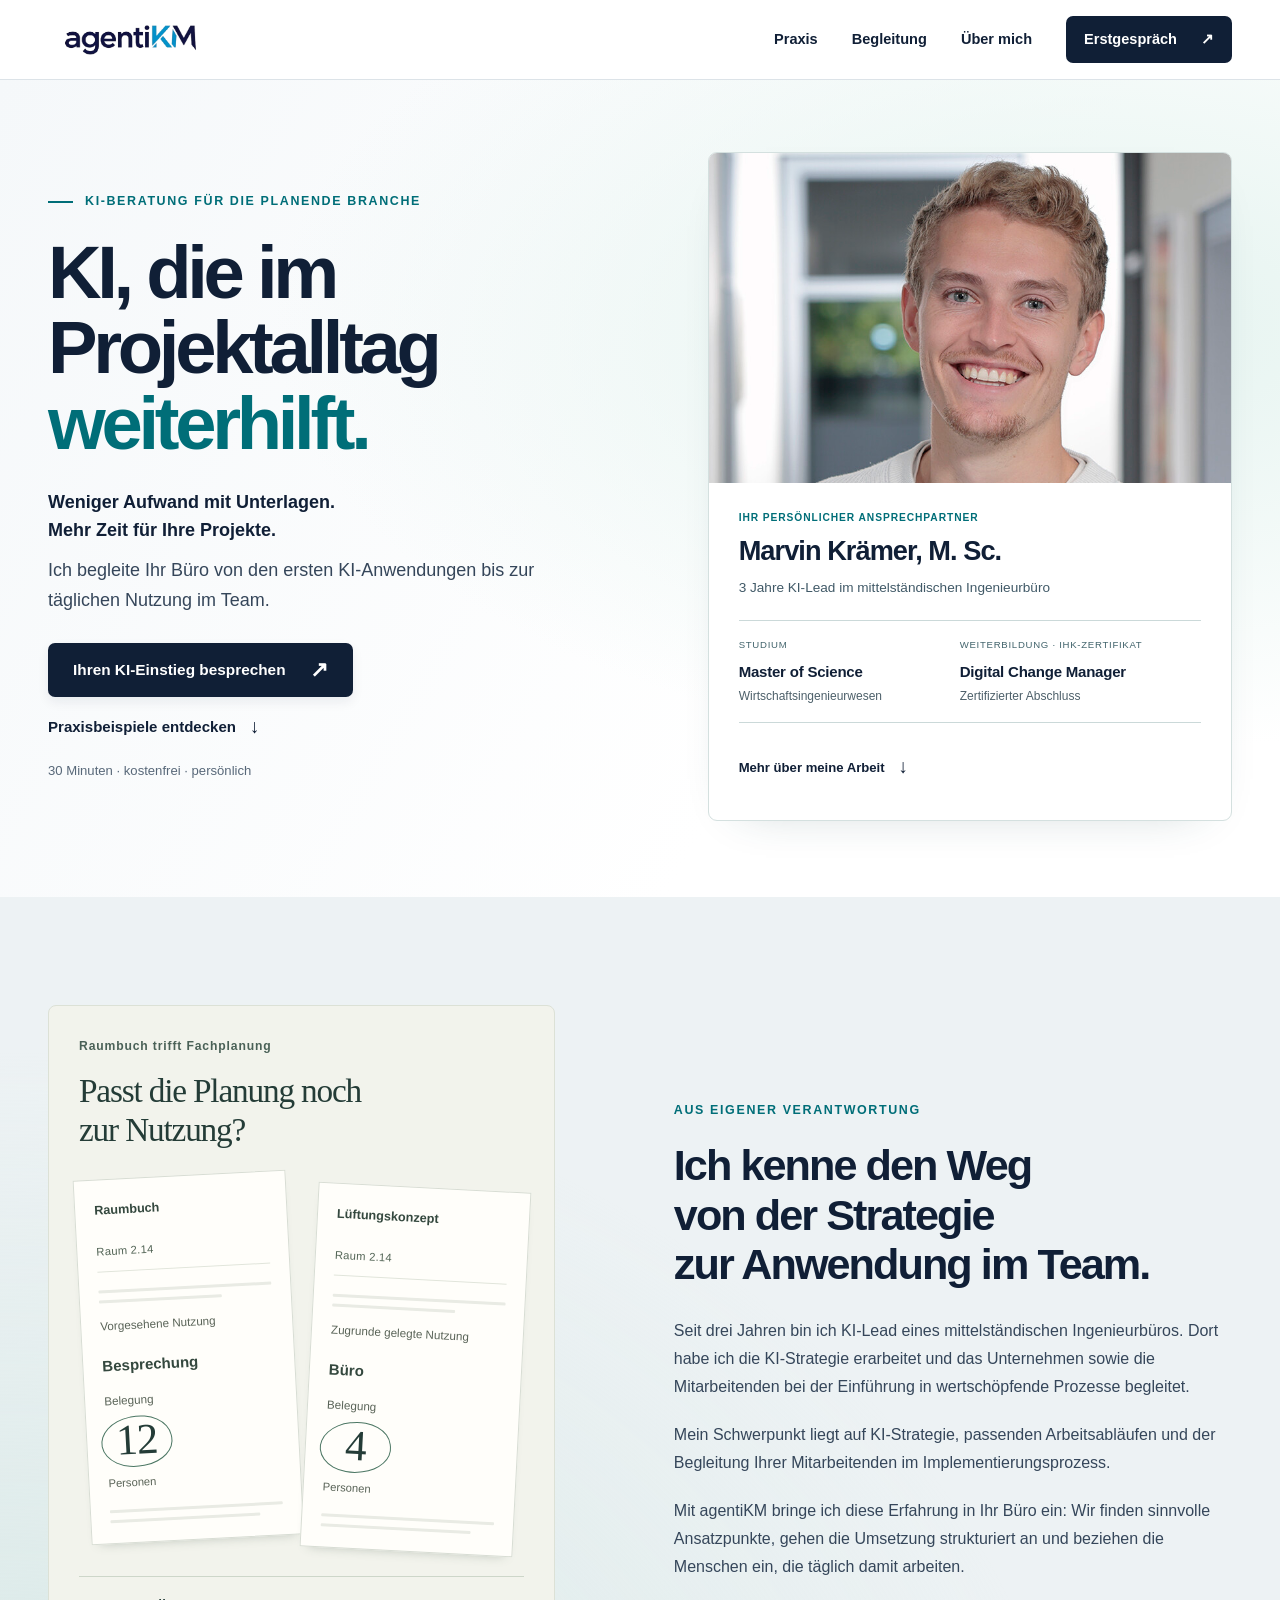
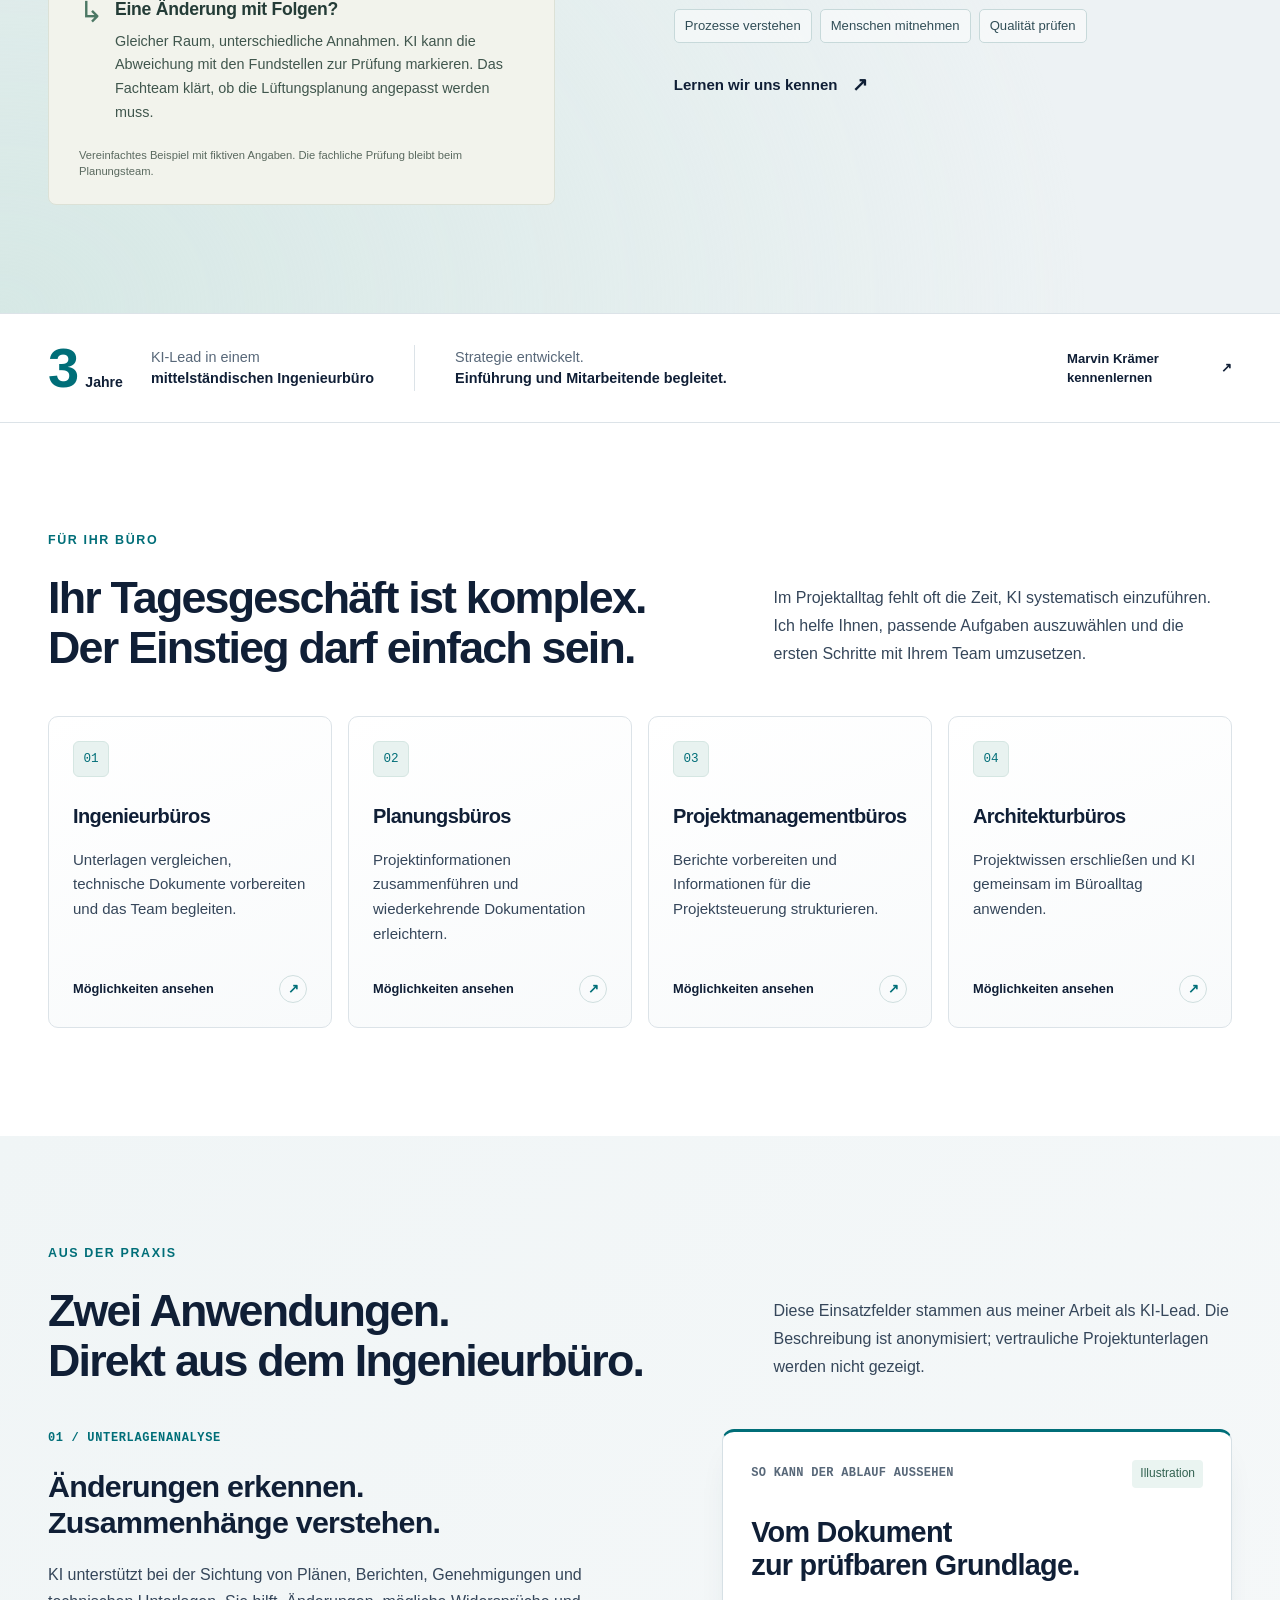
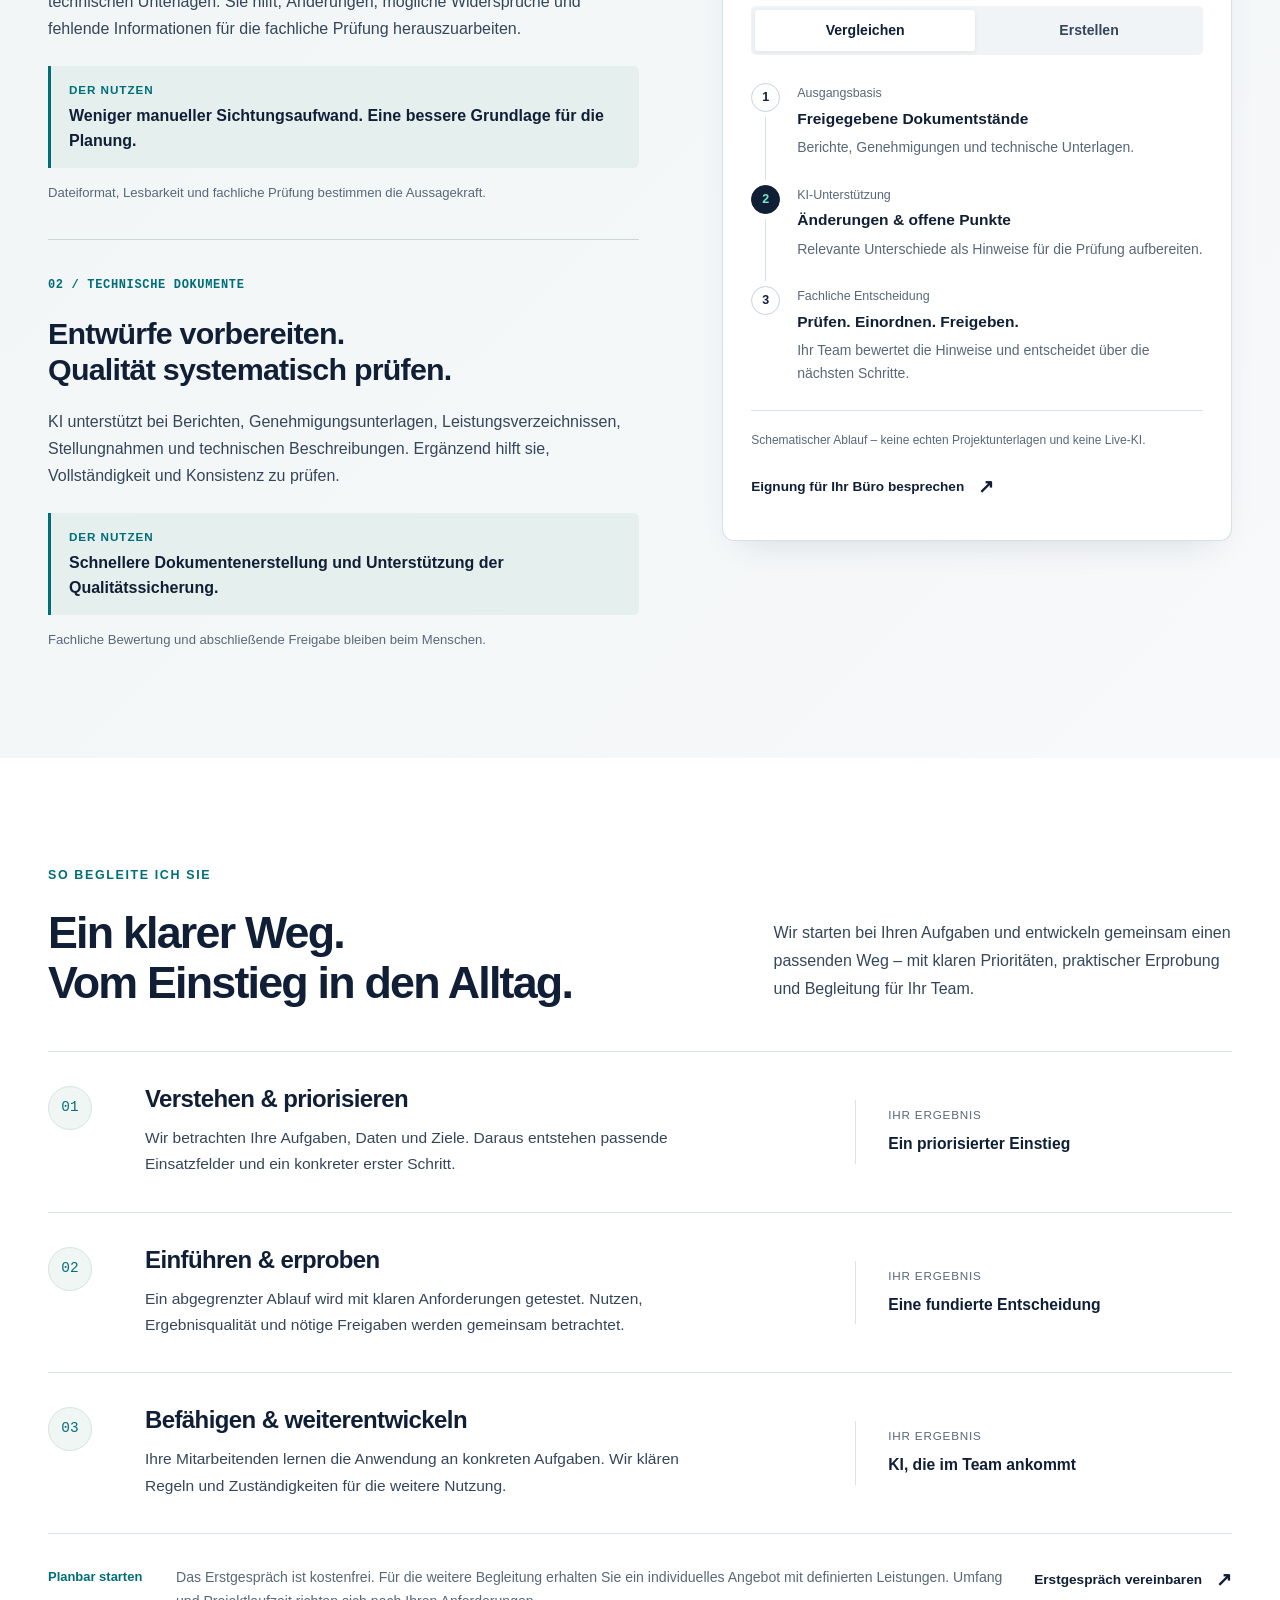
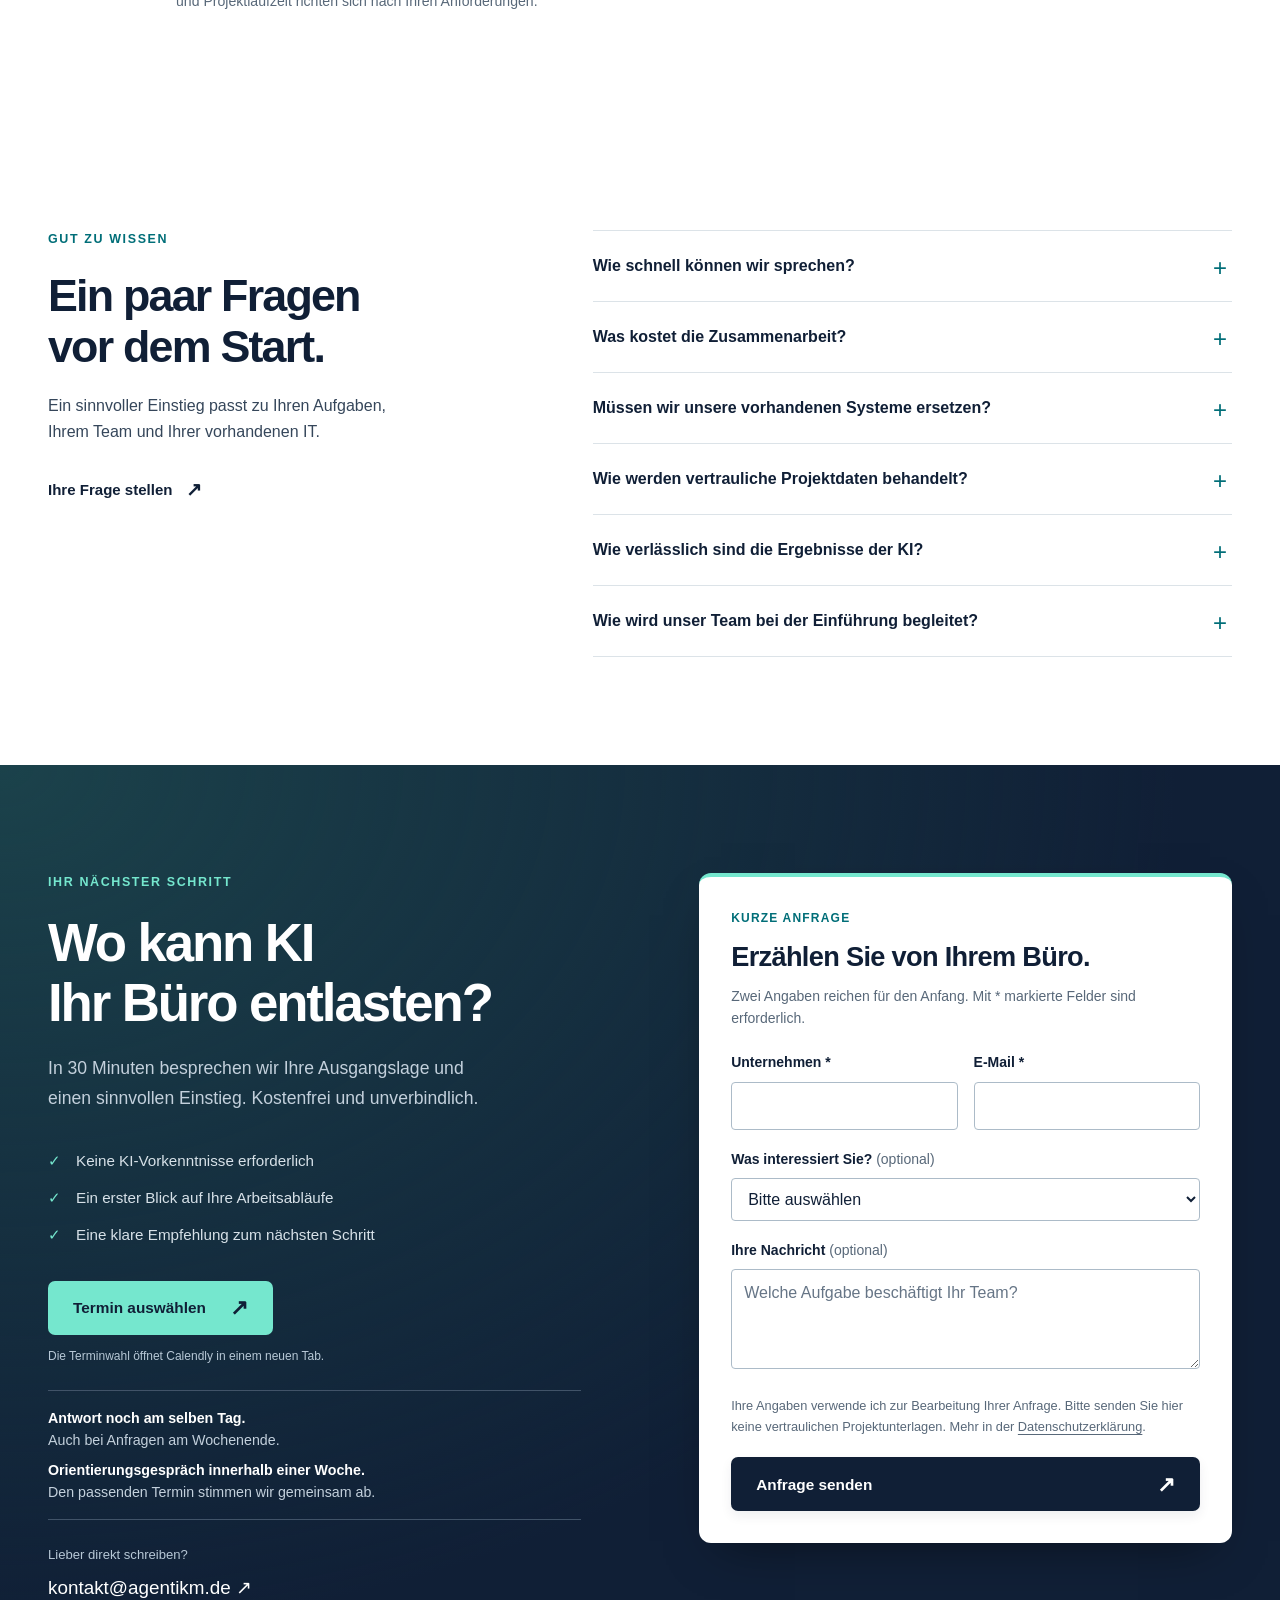
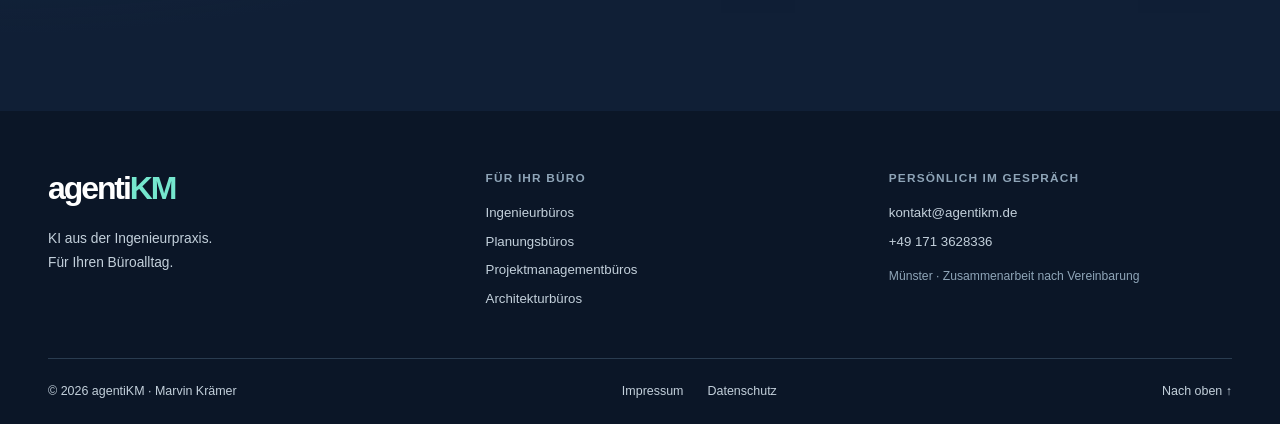
<file: Website/index.html>
<!doctype html>
<html lang="de"><head><meta charset="utf-8"><meta name="viewport" content="width=device-width, initial-scale=1">
<title>KI-Beratung für Ingenieur- &amp; Planungsbüros | agentiKM</title><meta name="description" content="KI im Büroalltag einführen: persönliche Begleitung für Planungs-, Ingenieur-, Projektmanagement- und Architekturbüros. Mit Erfahrung aus drei Jahren als KI-Lead.">
<meta name="theme-color" content="#101f36"><link rel="canonical" href="https://agentikm.de/">
<meta property="og:type" content="website"><meta property="og:locale" content="de_DE"><meta property="og:site_name" content="agentiKM"><meta property="og:title" content="KI-Beratung für Ingenieur- &amp; Planungsbüros | agentiKM"><meta property="og:description" content="KI im Büroalltag einführen: persönliche Begleitung für Planungs-, Ingenieur-, Projektmanagement- und Architekturbüros. Mit Erfahrung aus drei Jahren als KI-Lead."><meta property="og:url" content="https://agentikm.de/">
<meta name="twitter:card" content="summary">
<link rel="icon" href="./assets/favicon.svg" type="image/svg+xml"><link rel="stylesheet" href="./styles.css"><script src="./script.js" defer></script></head><body>
<a class="skip-link" href="#main">Zum Inhalt springen</a><header class="site-header"><div class="container nav-wrap">
<a class="brand" href="./index.html" aria-label="agentiKM – Startseite"><img src="./assets/images/logo-agentikm.png" alt="agentiKM" width="165" height="44"></a>
<button class="menu-toggle" aria-expanded="false" aria-controls="main-nav"><span>Menü</span><span class="menu-bars" aria-hidden="true"></span></button>
<nav id="main-nav" class="main-nav" aria-label="Hauptnavigation"><a href="#praxis">Praxis</a><a href="#begleitung">Begleitung</a><a href="#ueber-mich">Über mich</a><a class="nav-contact" href="#kontakt">Erstgespräch <span aria-hidden="true">↗</span></a></nav>
</div></header><main id="main"><section class="hero"><div class="container hero-grid"><div class="hero-copy"><p class="eyebrow">KI-Beratung für die planende Branche</p><h1>KI, die im <br>Projektalltag <br><span>weiterhilft.</span></h1><p class="hero-lead"><strong>Weniger Aufwand mit Unterlagen. <br>Mehr Zeit für Ihre Projekte.</strong> Ich begleite Ihr Büro von den ersten KI-Anwendungen bis zur täglichen Nutzung im Team.</p><div class="hero-actions"><a class="button button-dark" href="#kontakt">Ihren KI-Einstieg besprechen <span aria-hidden="true">↗</span></a><a class="text-link" href="#praxis">Praxisbeispiele entdecken <span aria-hidden="true">↓</span></a></div><p class="hero-note">30 Minuten · kostenfrei · persönlich</p></div>
<aside class="hero-person" aria-labelledby="hero-person-name"><img class="hero-person-photo" src="./assets/images/marvin-kraemer.jpg" alt="Marvin Krämer, Ihr persönlicher Ansprechpartner bei agentiKM" width="800" height="800" fetchpriority="high"><div class="hero-person-copy"><p class="eyebrow">Ihr persönlicher Ansprechpartner</p><h2 id="hero-person-name">Marvin Krämer, M. Sc.</h2><p class="hero-person-experience">3 Jahre KI-Lead im mittelständischen Ingenieurbüro</p><div class="founder-qualifications" aria-label="Studium und Weiterbildung"><div class="qualification"><p class="qualification-label">Studium</p><h4>Master of Science</h4><p>Wirtschaftsingenieurwesen</p></div><div class="qualification"><p class="qualification-label">Weiterbildung · IHK-Zertifikat</p><h4>Digital Change Manager</h4><p>Zertifizierter Abschluss</p></div></div><a class="text-link" href="#ueber-mich">Mehr über meine Arbeit <span aria-hidden="true">↓</span></a></div></aside></div></section>
<section class="section founder" id="ueber-mich"><div class="container founder-grid"><figure class="project-example" aria-labelledby="example-title">
  <div class="example-heading"><p class="example-kicker">Raumbuch trifft Fachplanung</p><h2 id="example-title">Passt die Planung noch<br>zur Nutzung?</h2></div>
  <div class="example-documents">
    <div class="example-document"><p class="document-name">Raumbuch</p><p class="document-room">Raum 2.14</p><div class="document-lines" aria-hidden="true"><span></span><span></span></div><p class="document-field">Vorgesehene Nutzung</p><p class="document-use">Besprechung</p><p class="document-field">Belegung</p><p class="document-value"><span>12</span><small>Personen</small></p><div class="document-lines document-lines-bottom" aria-hidden="true"><span></span><span></span></div></div>
    <div class="example-document"><p class="document-name">Lüftungskonzept</p><p class="document-room">Raum 2.14</p><div class="document-lines" aria-hidden="true"><span></span><span></span></div><p class="document-field">Zugrunde gelegte Nutzung</p><p class="document-use">Büro</p><p class="document-field">Belegung</p><p class="document-value"><span>4</span><small>Personen</small></p><div class="document-lines document-lines-bottom" aria-hidden="true"><span></span><span></span></div></div>
  </div>
  <div class="example-review"><span class="review-mark" aria-hidden="true">↳</span><div><h3>Eine Änderung mit Folgen?</h3><p>Gleicher Raum, unterschiedliche Annahmen. KI kann die Abweichung mit den Fundstellen zur Prüfung markieren. Das Fachteam klärt, ob die Lüftungsplanung angepasst werden muss.</p></div></div>
  <figcaption>Vereinfachtes Beispiel mit fiktiven Angaben. Die fachliche Prüfung bleibt beim Planungsteam.</figcaption>
</figure><div class="founder-story"><p class="eyebrow">Aus eigener Verantwortung</p><h3>Ich kenne den Weg <br>von der Strategie <br>zur Anwendung im Team.</h3><p>Seit drei Jahren bin ich KI-Lead eines mittelständischen Ingenieurbüros. Dort habe ich die KI-Strategie erarbeitet und das Unternehmen sowie die Mitarbeitenden bei der Einführung in wertschöpfende Prozesse begleitet.</p><p>Mein Schwerpunkt liegt auf KI-Strategie, passenden Arbeitsabläufen und der Begleitung Ihrer Mitarbeitenden im Implementierungsprozess.</p><p>Mit agentiKM bringe ich diese Erfahrung in Ihr Büro ein: Wir finden sinnvolle Ansatzpunkte, gehen die Umsetzung strukturiert an und beziehen die Menschen ein, die täglich damit arbeiten.</p><div class="founder-principles"><span>Prozesse verstehen</span><span>Menschen mitnehmen</span><span>Qualität prüfen</span></div><a class="text-link" href="#kontakt">Lernen wir uns kennen <span aria-hidden="true">↗</span></a></div></div></section>
<section class="experience-bar" aria-label="Erfahrung"><div class="container experience-inner"><div class="experience-number">3<span>Jahre</span></div><p>KI-Lead in einem <br><strong>mittelständischen Ingenieurbüro</strong></p><div class="experience-divider"></div><p>Strategie entwickelt. <br><strong>Einführung und Mitarbeitende begleitet.</strong></p><a href="#ueber-mich">Marvin Krämer kennenlernen <span aria-hidden="true">↗</span></a></div></section>
<section class="section audience" id="fuer-ihr-buero"><div class="container"><div class="section-heading"><div><p class="eyebrow">Für Ihr Büro</p><h2>Ihr Tagesgeschäft ist komplex. <br>Der Einstieg darf einfach sein.</h2></div><p>Im Projektalltag fehlt oft die Zeit, KI systematisch einzuführen. Ich helfe Ihnen, passende Aufgaben auszuwählen und die ersten Schritte mit Ihrem Team umzusetzen.</p></div><div class="sector-grid"><a class="sector-card" href="./ki-ingenieurbuero.html"><span class="sector-no">01</span><h3>Ingenieurbüros</h3><p>Unterlagen vergleichen, technische Dokumente vorbereiten und das Team begleiten.</p><span class="sector-link">Möglichkeiten ansehen <span aria-hidden="true">↗</span></span></a><a class="sector-card" href="./ki-planungsbuero.html"><span class="sector-no">02</span><h3>Planungsbüros</h3><p>Projektinformationen zusammenführen und wiederkehrende Dokumentation erleichtern.</p><span class="sector-link">Möglichkeiten ansehen <span aria-hidden="true">↗</span></span></a><a class="sector-card" href="./ki-projektmanagement.html"><span class="sector-no">03</span><h3>Projektmanagement&shy;büros</h3><p>Berichte vorbereiten und Informationen für die Projektsteuerung strukturieren.</p><span class="sector-link">Möglichkeiten ansehen <span aria-hidden="true">↗</span></span></a><a class="sector-card" href="./ki-architekturbuero.html"><span class="sector-no">04</span><h3>Architekturbüros</h3><p>Projektwissen erschließen und KI gemeinsam im Büroalltag anwenden.</p><span class="sector-link">Möglichkeiten ansehen <span aria-hidden="true">↗</span></span></a></div></div></section>
<section class="section practice" id="praxis"><div class="container"><div class="section-heading"><div><p class="eyebrow">Aus der Praxis</p><h2>Zwei Anwendungen. <br>Direkt aus dem Ingenieurbüro.</h2></div><p>Diese Einsatzfelder stammen aus meiner Arbeit als KI-Lead. Die Beschreibung ist anonymisiert; vertrauliche Projektunterlagen werden nicht gezeigt.</p></div>
<div class="case-layout"><div class="case-list"><article class="case-card" id="unterlagenanalyse"><span class="case-number">01 / UNTERLAGENANALYSE</span><h3>Änderungen erkennen. <br>Zusammenhänge verstehen.</h3><p>KI unterstützt bei der Sichtung von Plänen, Berichten, Genehmigungen und technischen Unterlagen. Sie hilft, Änderungen, mögliche Widersprüche und fehlende Informationen für die fachliche Prüfung herauszuarbeiten.</p><div class="case-outcome"><span>Der Nutzen</span><strong>Weniger manueller Sichtungsaufwand. Eine bessere Grundlage für die Planung.</strong></div><p class="case-limit">Dateiformat, Lesbarkeit und fachliche Prüfung bestimmen die Aussagekraft.</p></article>
<article class="case-card" id="dokumentenerstellung"><span class="case-number">02 / TECHNISCHE DOKUMENTE</span><h3>Entwürfe vorbereiten. <br>Qualität systematisch prüfen.</h3><p>KI unterstützt bei Berichten, Genehmigungsunterlagen, Leistungsverzeichnissen, Stellungnahmen und technischen Beschreibungen. Ergänzend hilft sie, Vollständigkeit und Konsistenz zu prüfen.</p><div class="case-outcome"><span>Der Nutzen</span><strong>Schnellere Dokumentenerstellung und Unterstützung der Qualitätssicherung.</strong></div><p class="case-limit">Fachliche Bewertung und abschließende Freigabe bleiben beim Menschen.</p></article></div>
<aside class="workflow-demo" aria-labelledby="workflow-title"><div class="demo-heading"><span class="diagram-label">So kann der Ablauf aussehen</span><span class="demo-badge">Illustration</span></div><h3 id="workflow-title">Vom Dokument <br>zur prüfbaren Grundlage.</h3><div class="demo-switch" hidden><button type="button" class="active" aria-pressed="true" data-demo="compare">Vergleichen</button><button type="button" aria-pressed="false" data-demo="create">Erstellen</button></div><div class="workflow-stages"><div class="workflow-stage"><span class="stage-marker">1</span><div><span class="stage-label">Ausgangsbasis</span><strong data-demo-input>Freigegebene Dokumentstände</strong><p data-demo-input-text>Berichte, Genehmigungen und technische Unterlagen.</p></div></div><div class="workflow-stage"><span class="stage-marker accent">2</span><div><span class="stage-label">KI-Unterstützung</span><strong data-demo-process>Änderungen & offene Punkte</strong><p data-demo-process-text>Relevante Unterschiede als Hinweise für die Prüfung aufbereiten.</p></div></div><div class="workflow-stage"><span class="stage-marker">3</span><div><span class="stage-label">Fachliche Entscheidung</span><strong data-demo-output>Prüfen. Einordnen. Freigeben.</strong><p data-demo-output-text>Ihr Team bewertet die Hinweise und entscheidet über die nächsten Schritte.</p></div></div></div><div class="demo-note">Schematischer Ablauf – keine echten Projektunterlagen und keine Live-KI.</div><a class="text-link" href="#kontakt">Eignung für Ihr Büro besprechen <span aria-hidden="true">↗</span></a></aside></div></div></section>
<section class="section approach" id="begleitung"><div class="container"><div class="section-heading"><div><p class="eyebrow">So begleite ich Sie</p><h2>Ein klarer Weg. <br>Vom Einstieg in den Alltag.</h2></div><p>Wir starten bei Ihren Aufgaben und entwickeln gemeinsam einen passenden Weg – mit klaren Prioritäten, praktischer Erprobung und Begleitung für Ihr Team.</p></div><ol class="approach-list"><li><span class="approach-no">01</span><div><h3>Verstehen & priorisieren</h3><p>Wir betrachten Ihre Aufgaben, Daten und Ziele. Daraus entstehen passende Einsatzfelder und ein konkreter erster Schritt.</p></div><div class="deliverable"><span>Ihr Ergebnis</span><strong>Ein priorisierter Einstieg</strong></div></li><li><span class="approach-no">02</span><div><h3>Einführen & erproben</h3><p>Ein abgegrenzter Ablauf wird mit klaren Anforderungen getestet. Nutzen, Ergebnisqualität und nötige Freigaben werden gemeinsam betrachtet.</p></div><div class="deliverable"><span>Ihr Ergebnis</span><strong>Eine fundierte Entscheidung</strong></div></li><li><span class="approach-no">03</span><div><h3>Befähigen & weiterentwickeln</h3><p>Ihre Mitarbeitenden lernen die Anwendung an konkreten Aufgaben. Wir klären Regeln und Zuständigkeiten für die weitere Nutzung.</p></div><div class="deliverable"><span>Ihr Ergebnis</span><strong>KI, die im Team ankommt</strong></div></li></ol><div class="scope-note"><span>Planbar starten</span><p>Das Erstgespräch ist kostenfrei. Für die weitere Begleitung erhalten Sie ein individuelles Angebot mit definierten Leistungen. Umfang und Projektlaufzeit richten sich nach Ihren Anforderungen.</p><a class="text-link" href="#kontakt">Erstgespräch vereinbaren <span aria-hidden="true">↗</span></a></div></div></section>

<section class="section questions" id="fragen"><div class="container faq-grid"><div><p class="eyebrow">Gut zu wissen</p><h2>Ein paar Fragen <br>vor dem Start.</h2><p>Ein sinnvoller Einstieg passt zu Ihren Aufgaben, Ihrem Team und Ihrer vorhandenen IT.</p><a class="text-link" href="mailto:kontakt@agentikm.de">Ihre Frage stellen <span aria-hidden="true">↗</span></a></div><div class="faq-list"><details><summary>Wie schnell können wir sprechen?</summary><p>Sie erhalten noch am Tag Ihrer Anfrage eine Rückmeldung, auch am Wochenende. Ein erstes Orientierungsgespräch ist spätestens innerhalb einer Woche nach Ihrer Anfrage möglich. Die Laufzeit eines anschließenden Projekts vereinbaren wir passend zum Umfang.</p></details><details><summary>Was kostet die Zusammenarbeit?</summary><p>Das 30-minütige Erstgespräch ist kostenfrei und unverbindlich. Anschließend erhalten Sie bei passendem Bedarf ein individuelles Angebot. Darin werden Leistungen, Mitwirkung und gegebenenfalls zusätzliche Lizenz- oder Betriebskosten abgegrenzt.</p></details><details><summary>Müssen wir unsere vorhandenen Systeme ersetzen?</summary><p>Wir prüfen zunächst, welche Daten und Systeme bereits vorhanden sind. Ob zusätzliche Werkzeuge oder Schnittstellen nötig sind, hängt vom ausgewählten Ablauf ab und wird vor der Umsetzung geklärt.</p></details><details><summary>Wie werden vertrauliche Projektdaten behandelt?</summary><p>Vor dem Einsatz klären wir, welche Daten genutzt werden dürfen, wer Zugriff erhält und welche Dienste geeignet sind. Dazu stimmen wir uns bei Bedarf mit Ihrer IT und Ihren Datenschutzverantwortlichen ab. Für das Erstgespräch sind keine vertraulichen Unterlagen erforderlich.</p></details><details><summary>Wie verlässlich sind die Ergebnisse der KI?</summary><p>KI kann Informationen übersehen oder falsch einordnen. Deshalb gehören fachliche Prüfung, Quellenbezug und klare Freigaben zum Ablauf. Die Eignung wird an der konkreten Aufgabe geprüft; eine fehlerfreie automatische Bearbeitung wird nicht versprochen.</p></details><details><summary>Wie wird unser Team bei der Einführung begleitet?</summary><p>Die Einführung wird mit den beteiligten Mitarbeitenden geplant. Praktische Anwendung an Ihren Aufgaben, verständliche Regeln und geklärte Zuständigkeiten helfen dabei, KI im Arbeitsalltag zu nutzen. Den konkreten Umfang vereinbaren wir im Angebot.</p></details></div></div></section>
<section class="contact section" id="kontakt"><div class="container contact-grid"><div class="contact-copy"><p class="eyebrow">Ihr nächster Schritt</p><h2>Wo kann KI <br>Ihr Büro entlasten?</h2><p class="lead">In 30 Minuten besprechen wir Ihre Ausgangslage und einen sinnvollen Einstieg. Kostenfrei und unverbindlich.</p><ul class="check-list"><li>Keine KI-Vorkenntnisse erforderlich</li><li>Ein erster Blick auf Ihre Arbeitsabläufe</li><li>Eine klare Empfehlung zum nächsten Schritt</li></ul><a class="button button-light" href="https://calendly.com/kontakt-agentikm/30min" target="_blank" rel="noopener noreferrer" data-track="booking-link">Termin auswählen <span aria-hidden="true">↗</span><span class="sr-only"> (Calendly, öffnet in neuem Tab)</span></a><p class="external-note">Die Terminwahl öffnet Calendly in einem neuen Tab.</p><div class="response-promise"><p><strong>Antwort noch am selben Tag.</strong> <br>Auch bei Anfragen am Wochenende.</p><p><strong>Orientierungsgespräch innerhalb einer Woche.</strong> <br>Den passenden Termin stimmen wir gemeinsam ab.</p></div><div class="contact-direct"><span>Lieber direkt schreiben?</span><a href="mailto:kontakt@agentikm.de">kontakt@agentikm.de <span aria-hidden="true">↗</span></a></div></div>
<form class="contact-form" name="kontaktanfrage" method="POST" action="./danke.html" data-netlify="true" netlify-honeypot="bot-field" id="contact-form"><input type="hidden" name="form-name" value="kontaktanfrage"><input type="hidden" name="source" value="Website"><input type="hidden" name="campaign" value=""><div class="honeypot" aria-hidden="true"><label>Dieses Feld bitte leer lassen<input name="bot-field" tabindex="-1" autocomplete="off"></label></div><p class="form-kicker">Kurze Anfrage</p><h3>Erzählen Sie von Ihrem Büro.</h3><p class="form-intro">Zwei Angaben reichen für den Anfang. Mit * markierte Felder sind erforderlich.</p><div class="field-grid"><div class="field"><label for="company">Unternehmen *</label><input id="company" name="company" autocomplete="organization" required maxlength="160"></div><div class="field"><label for="email">E-Mail *</label><input id="email" name="email" type="email" autocomplete="email" required maxlength="254"></div></div><div class="field"><label for="topic">Was interessiert Sie? <span>(optional)</span></label><select id="topic" name="topic"><option value="">Bitte auswählen</option><option>Erster KI-Einstieg</option><option>Unterlagenanalyse und Dokumentenvergleich</option><option>Technische Dokumente erstellen und prüfen</option><option>Strategie und Mitarbeiterbegleitung</option><option>Ein anderer Anwendungsfall</option></select></div><div class="field"><label for="message">Ihre Nachricht <span>(optional)</span></label><textarea id="message" name="message" rows="3" maxlength="5000" placeholder="Welche Aufgabe beschäftigt Ihr Team?"></textarea></div><p class="privacy-note">Ihre Angaben verwende ich zur Bearbeitung Ihrer Anfrage. Bitte senden Sie hier keine vertraulichen Projektunterlagen. Mehr in der <a href="./datenschutz.html">Datenschutzerklärung</a>.</p><button class="button button-dark form-submit" type="submit"><span>Anfrage senden</span><span aria-hidden="true">↗</span></button><p class="form-status" role="status" tabindex="-1" hidden></p></form></div></section></main><footer class="site-footer"><div class="container"><div class="footer-top"><div><a class="wordmark" href="./index.html">agenti<span>KM</span></a><p>KI aus der Ingenieurpraxis. <br>Für Ihren Büroalltag.</p></div><div class="footer-links"><p class="footer-label">Für Ihr Büro</p><a href="./ki-ingenieurbuero.html">Ingenieurbüros</a><a href="./ki-planungsbuero.html">Planungsbüros</a><a href="./ki-projektmanagement.html">Projektmanagementbüros</a><a href="./ki-architekturbuero.html">Architekturbüros</a></div><div class="footer-links"><p class="footer-label">Persönlich im Gespräch</p><a href="mailto:kontakt@agentikm.de">kontakt@agentikm.de</a><a href="tel:+491713628336">+49 171 3628336</a><span>Münster · Zusammenarbeit nach Vereinbarung</span></div></div><div class="footer-bottom"><span>© <span data-year>2026</span> agentiKM · Marvin Krämer</span><div><a href="./impressum.html">Impressum</a><a href="./datenschutz.html">Datenschutz</a></div><a href="#main">Nach oben ↑</a></div></div></footer><script type="application/ld+json">{"@context": "https://schema.org", "@type": "ProfessionalService", "name": "agentiKM", "url": "https://agentikm.de", "description": "KI-Beratung und Einführung für mittelständische Planungs-, Ingenieur-, Projektmanagement- und Architekturbüros.", "email": "kontakt@agentikm.de", "founder": {"@type": "Person", "name": "Marvin Krämer"}}</script></body></html>
</file>
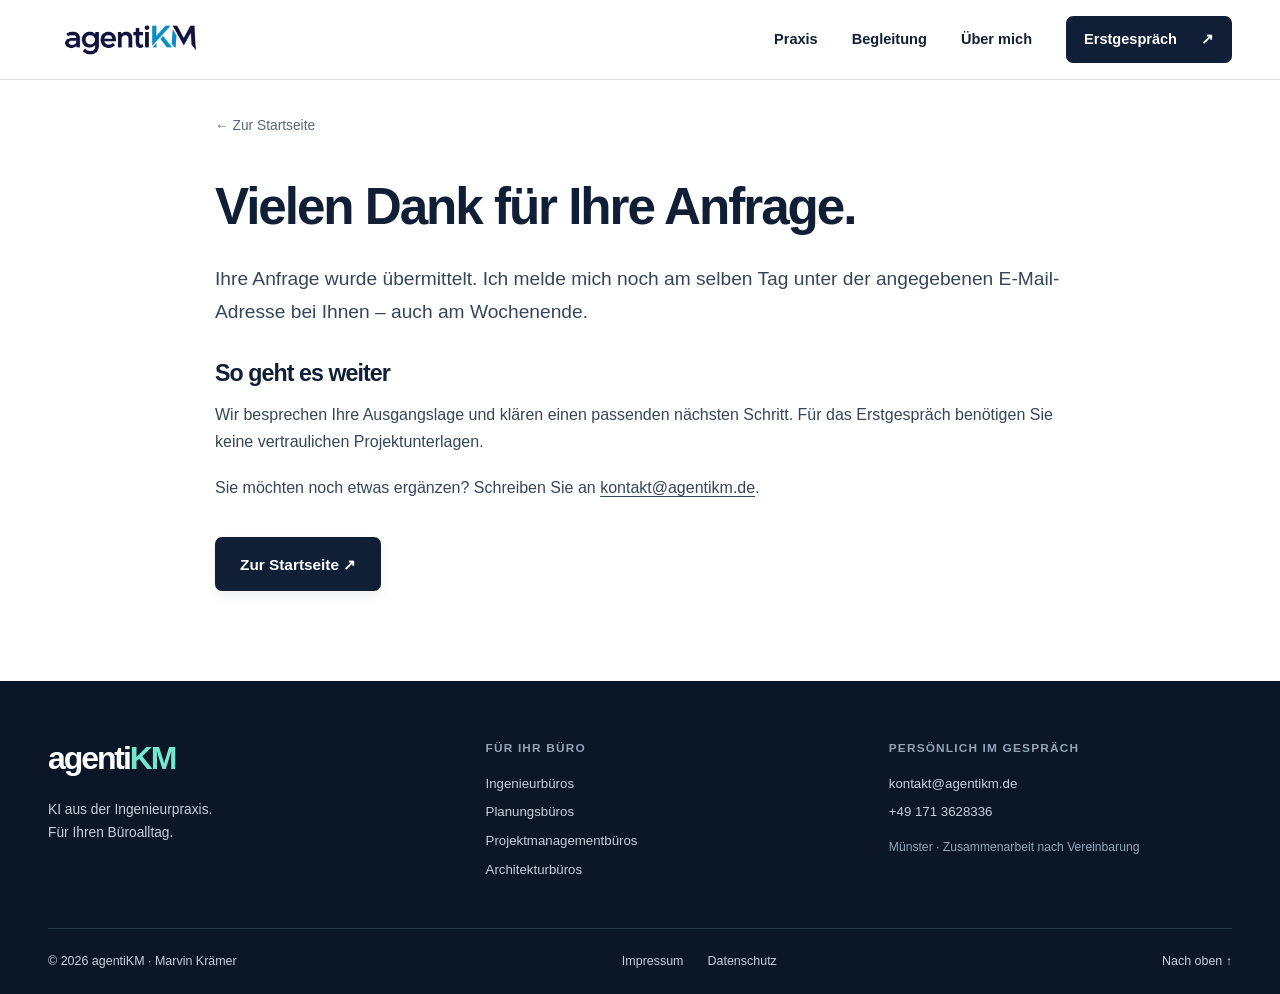
<file: Website/danke.html>
<!doctype html>
<html lang="de"><head><meta charset="utf-8"><meta name="viewport" content="width=device-width, initial-scale=1">
<title>Vielen Dank für Ihre Anfrage. | agentiKM</title><meta name="description" content="Vielen Dank für Ihre Anfrage. von agentiKM – Marvin Krämer.">
<meta name="theme-color" content="#101f36"><link rel="canonical" href="https://agentikm.de/danke.html">
<meta property="og:type" content="website"><meta property="og:locale" content="de_DE"><meta property="og:site_name" content="agentiKM"><meta property="og:title" content="Vielen Dank für Ihre Anfrage. | agentiKM"><meta property="og:description" content="Vielen Dank für Ihre Anfrage. von agentiKM – Marvin Krämer."><meta property="og:url" content="https://agentikm.de/danke.html">
<meta name="twitter:card" content="summary"><meta name="robots" content="noindex, follow">
<link rel="icon" href="./assets/favicon.svg" type="image/svg+xml"><link rel="stylesheet" href="./styles.css"><script src="./script.js" defer></script></head><body>
<a class="skip-link" href="#main">Zum Inhalt springen</a><header class="site-header"><div class="container nav-wrap">
<a class="brand" href="./index.html" aria-label="agentiKM – Startseite"><img src="./assets/images/logo-agentikm.png" alt="agentiKM" width="165" height="44"></a>
<button class="menu-toggle" aria-expanded="false" aria-controls="main-nav"><span>Menü</span><span class="menu-bars" aria-hidden="true"></span></button>
<nav id="main-nav" class="main-nav" aria-label="Hauptnavigation"><a href="./index.html#praxis">Praxis</a><a href="./index.html#begleitung">Begleitung</a><a href="./index.html#ueber-mich">Über mich</a><a class="nav-contact" href="./index.html#kontakt">Erstgespräch <span aria-hidden="true">↗</span></a></nav>
</div></header><main id="main" class="legal-main"><div class="container legal-container"><a class="breadcrumb" href="./index.html">← Zur Startseite</a><h1>Vielen Dank für Ihre Anfrage.</h1><article class="legal-content"><p class="lead">Ihre Anfrage wurde übermittelt. Ich melde mich noch am selben Tag unter der angegebenen E-Mail-Adresse bei Ihnen – auch am Wochenende.</p><h2>So geht es weiter</h2><p>Wir besprechen Ihre Ausgangslage und klären einen passenden nächsten Schritt. Für das Erstgespräch benötigen Sie keine vertraulichen Projektunterlagen.</p><p>Sie möchten noch etwas ergänzen? Schreiben Sie an <a href="mailto:kontakt@agentikm.de">kontakt@agentikm.de</a>.</p><a class="button button-dark" href="./index.html">Zur Startseite ↗</a></article></div></main><footer class="site-footer"><div class="container"><div class="footer-top"><div><a class="wordmark" href="./index.html">agenti<span>KM</span></a><p>KI aus der Ingenieurpraxis. <br>Für Ihren Büroalltag.</p></div><div class="footer-links"><p class="footer-label">Für Ihr Büro</p><a href="./ki-ingenieurbuero.html">Ingenieurbüros</a><a href="./ki-planungsbuero.html">Planungsbüros</a><a href="./ki-projektmanagement.html">Projektmanagementbüros</a><a href="./ki-architekturbuero.html">Architekturbüros</a></div><div class="footer-links"><p class="footer-label">Persönlich im Gespräch</p><a href="mailto:kontakt@agentikm.de">kontakt@agentikm.de</a><a href="tel:+491713628336">+49 171 3628336</a><span>Münster · Zusammenarbeit nach Vereinbarung</span></div></div><div class="footer-bottom"><span>© <span data-year>2026</span> agentiKM · Marvin Krämer</span><div><a href="./impressum.html">Impressum</a><a href="./datenschutz.html">Datenschutz</a></div><a href="#main">Nach oben ↑</a></div></div></footer></body></html>
</file>
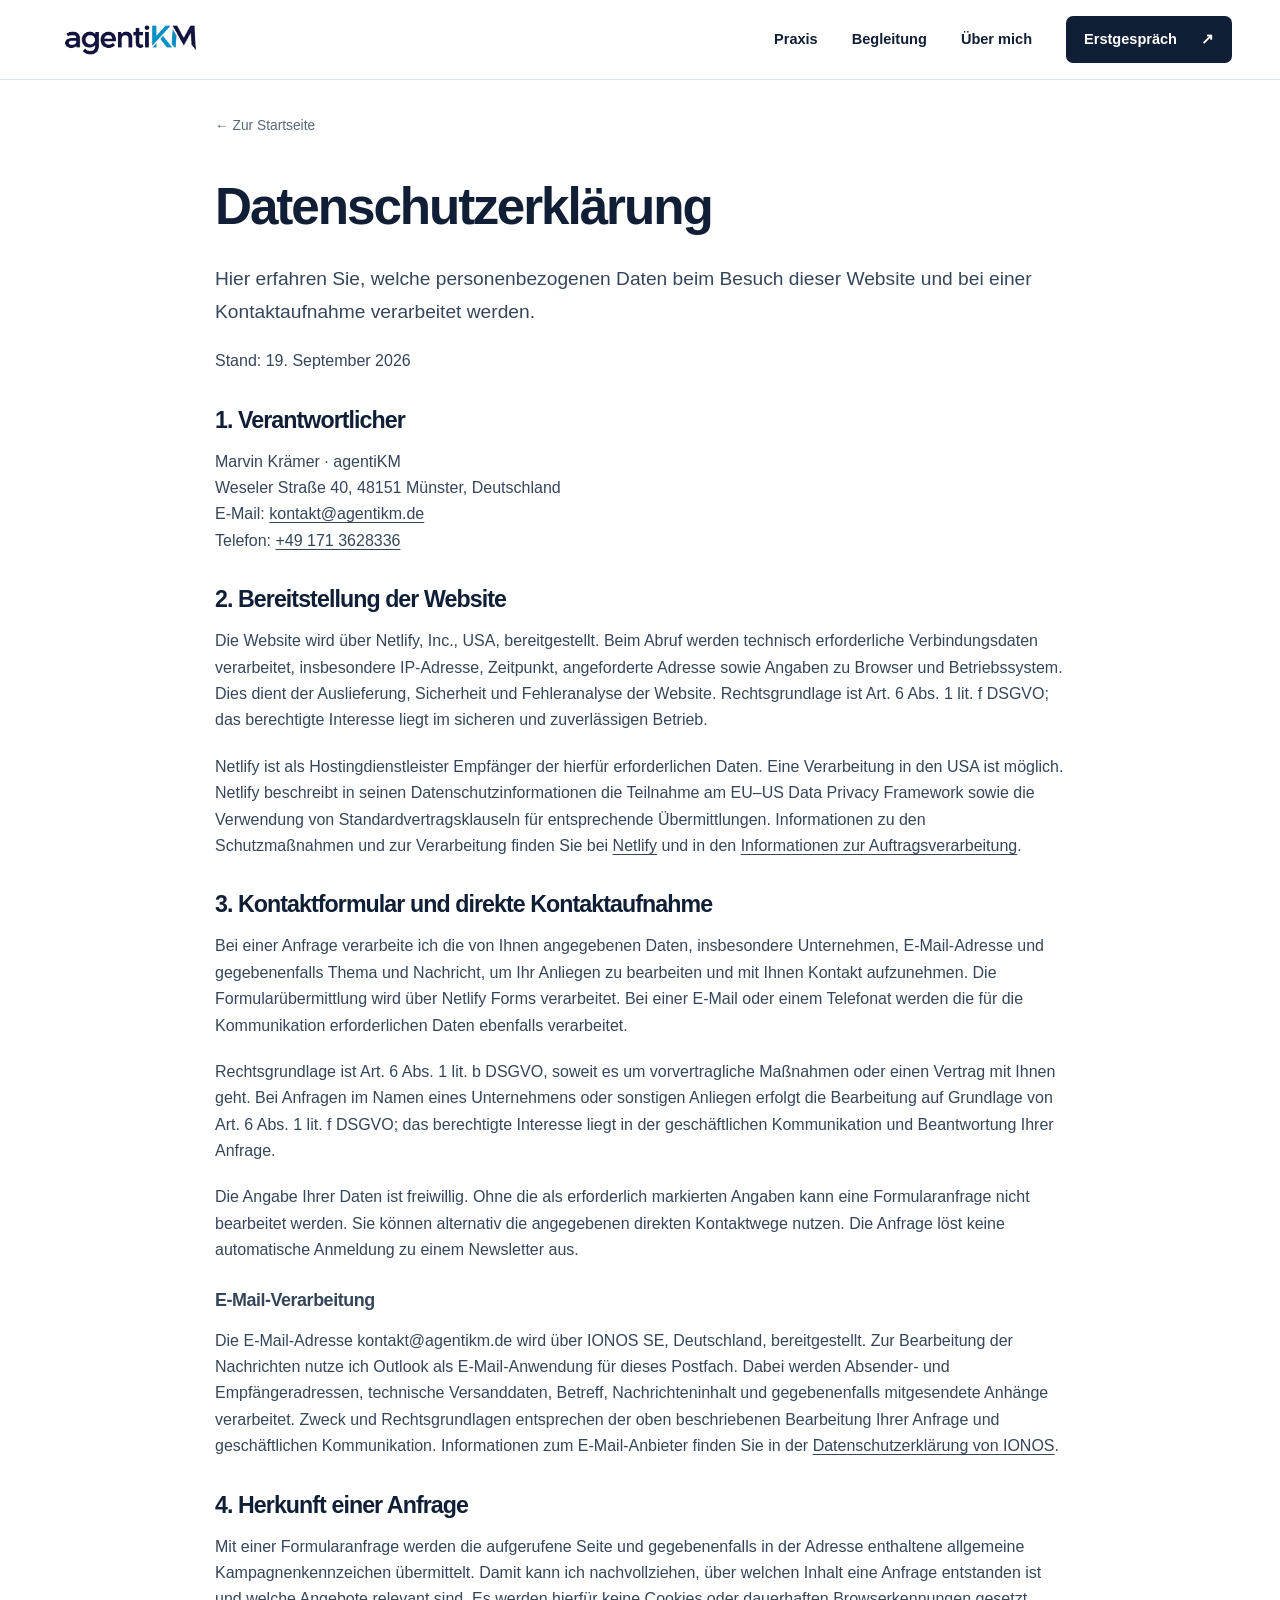
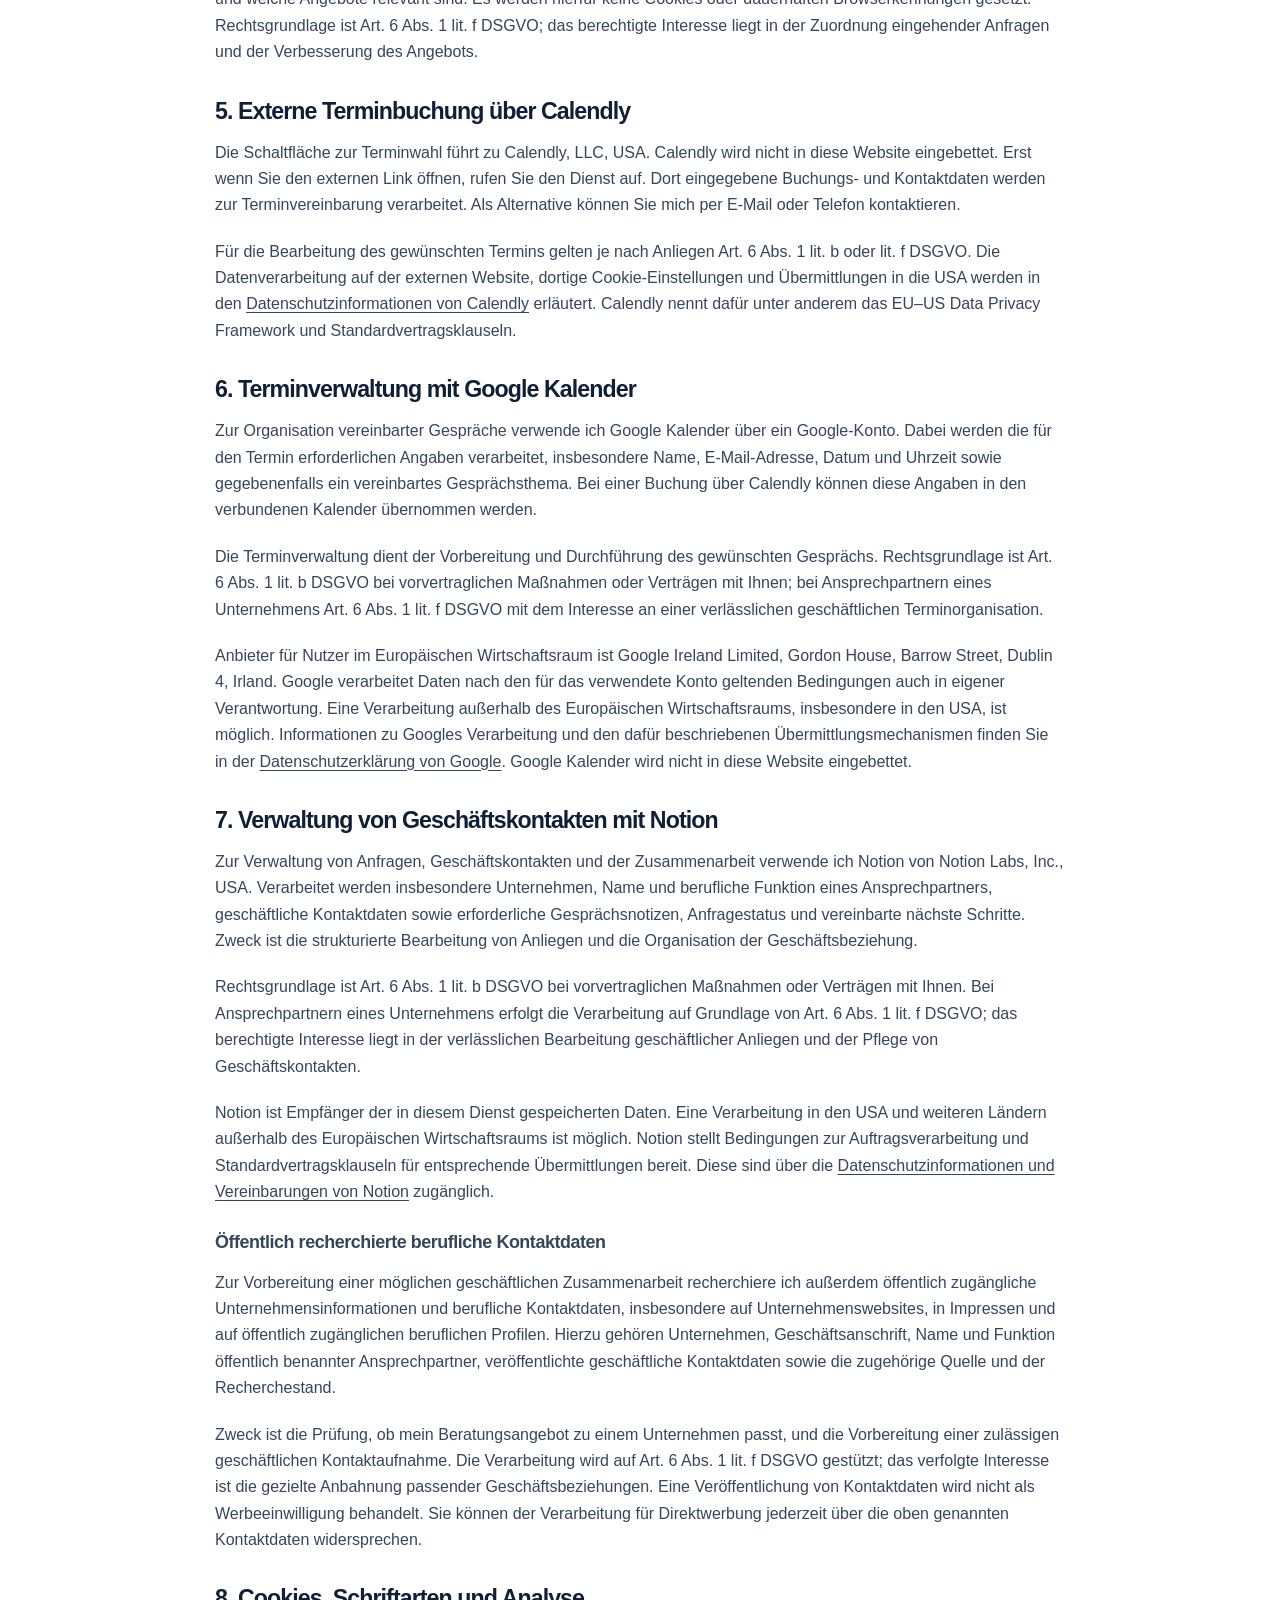
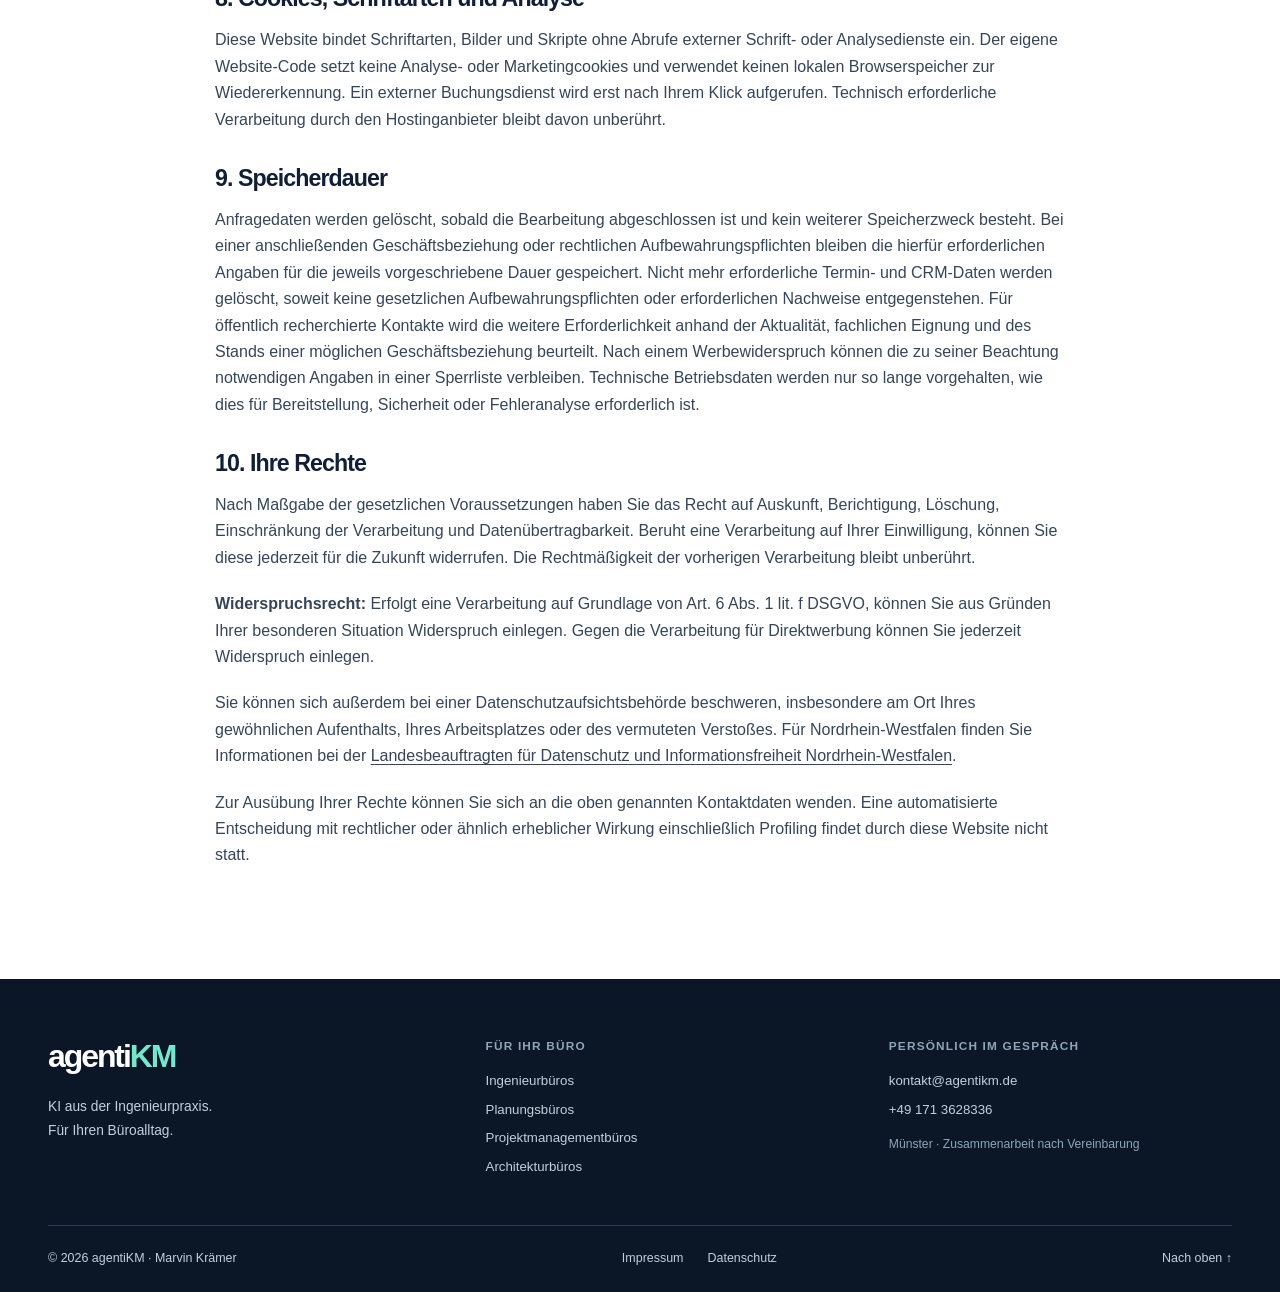
<file: Website/datenschutz.html>
<!doctype html>
<html lang="de"><head><meta charset="utf-8"><meta name="viewport" content="width=device-width, initial-scale=1">
<title>Datenschutzerklärung | agentiKM</title><meta name="description" content="Datenschutzerklärung von agentiKM – Marvin Krämer.">
<meta name="theme-color" content="#101f36"><link rel="canonical" href="https://agentikm.de/datenschutz.html">
<meta property="og:type" content="website"><meta property="og:locale" content="de_DE"><meta property="og:site_name" content="agentiKM"><meta property="og:title" content="Datenschutzerklärung | agentiKM"><meta property="og:description" content="Datenschutzerklärung von agentiKM – Marvin Krämer."><meta property="og:url" content="https://agentikm.de/datenschutz.html">
<meta name="twitter:card" content="summary">
<link rel="icon" href="./assets/favicon.svg" type="image/svg+xml"><link rel="stylesheet" href="./styles.css"><script src="./script.js" defer></script></head><body>
<a class="skip-link" href="#main">Zum Inhalt springen</a><header class="site-header"><div class="container nav-wrap">
<a class="brand" href="./index.html" aria-label="agentiKM – Startseite"><img src="./assets/images/logo-agentikm.png" alt="agentiKM" width="165" height="44"></a>
<button class="menu-toggle" aria-expanded="false" aria-controls="main-nav"><span>Menü</span><span class="menu-bars" aria-hidden="true"></span></button>
<nav id="main-nav" class="main-nav" aria-label="Hauptnavigation"><a href="./index.html#praxis">Praxis</a><a href="./index.html#begleitung">Begleitung</a><a href="./index.html#ueber-mich">Über mich</a><a class="nav-contact" href="./index.html#kontakt">Erstgespräch <span aria-hidden="true">↗</span></a></nav>
</div></header><main id="main" class="legal-main"><div class="container legal-container"><a class="breadcrumb" href="./index.html">← Zur Startseite</a><h1>Datenschutzerklärung</h1><article class="legal-content"><p class="lead">Hier erfahren Sie, welche personenbezogenen Daten beim Besuch dieser Website und bei einer Kontaktaufnahme verarbeitet werden.</p><p>Stand: 19. September 2026</p>
<h2>1. Verantwortlicher</h2><p>Marvin Krämer · agentiKM <br>Weseler Straße 40, 48151 Münster, Deutschland <br>E-Mail: <a href="mailto:kontakt@agentikm.de">kontakt@agentikm.de</a> <br>Telefon: <a href="tel:+491713628336">+49 171 3628336</a></p>
<h2>2. Bereitstellung der Website</h2><p>Die Website wird über Netlify, Inc., USA, bereitgestellt. Beim Abruf werden technisch erforderliche Verbindungsdaten verarbeitet, insbesondere IP-Adresse, Zeitpunkt, angeforderte Adresse sowie Angaben zu Browser und Betriebssystem. Dies dient der Auslieferung, Sicherheit und Fehleranalyse der Website. Rechtsgrundlage ist Art. 6 Abs. 1 lit. f DSGVO; das berechtigte Interesse liegt im sicheren und zuverlässigen Betrieb.</p><p>Netlify ist als Hostingdienstleister Empfänger der hierfür erforderlichen Daten. Eine Verarbeitung in den USA ist möglich. Netlify beschreibt in seinen Datenschutzinformationen die Teilnahme am EU–US Data Privacy Framework sowie die Verwendung von Standardvertragsklauseln für entsprechende Übermittlungen. Informationen zu den Schutzmaßnahmen und zur Verarbeitung finden Sie bei <a href="https://www.netlify.com/privacy/" rel="noopener noreferrer">Netlify</a> und in den <a href="https://www.netlify.com/gdpr-ccpa/" rel="noopener noreferrer">Informationen zur Auftragsverarbeitung</a>.</p>
<h2>3. Kontaktformular und direkte Kontaktaufnahme</h2><p>Bei einer Anfrage verarbeite ich die von Ihnen angegebenen Daten, insbesondere Unternehmen, E-Mail-Adresse und gegebenenfalls Thema und Nachricht, um Ihr Anliegen zu bearbeiten und mit Ihnen Kontakt aufzunehmen. Die Formularübermittlung wird über Netlify Forms verarbeitet. Bei einer E-Mail oder einem Telefonat werden die für die Kommunikation erforderlichen Daten ebenfalls verarbeitet.</p><p>Rechtsgrundlage ist Art. 6 Abs. 1 lit. b DSGVO, soweit es um vorvertragliche Maßnahmen oder einen Vertrag mit Ihnen geht. Bei Anfragen im Namen eines Unternehmens oder sonstigen Anliegen erfolgt die Bearbeitung auf Grundlage von Art. 6 Abs. 1 lit. f DSGVO; das berechtigte Interesse liegt in der geschäftlichen Kommunikation und Beantwortung Ihrer Anfrage.</p><p>Die Angabe Ihrer Daten ist freiwillig. Ohne die als erforderlich markierten Angaben kann eine Formularanfrage nicht bearbeitet werden. Sie können alternativ die angegebenen direkten Kontaktwege nutzen. Die Anfrage löst keine automatische Anmeldung zu einem Newsletter aus.</p>
<h3>E-Mail-Verarbeitung</h3><p>Die E-Mail-Adresse kontakt@agentikm.de wird über IONOS SE, Deutschland, bereitgestellt. Zur Bearbeitung der Nachrichten nutze ich Outlook als E-Mail-Anwendung für dieses Postfach. Dabei werden Absender- und Empfängeradressen, technische Versanddaten, Betreff, Nachrichteninhalt und gegebenenfalls mitgesendete Anhänge verarbeitet. Zweck und Rechtsgrundlagen entsprechen der oben beschriebenen Bearbeitung Ihrer Anfrage und geschäftlichen Kommunikation. Informationen zum E-Mail-Anbieter finden Sie in der <a href="https://www.ionos.de/terms-gtc/datenschutzerklaerung/" rel="noopener noreferrer">Datenschutzerklärung von IONOS</a>.</p>
<h2>4. Herkunft einer Anfrage</h2><p>Mit einer Formularanfrage werden die aufgerufene Seite und gegebenenfalls in der Adresse enthaltene allgemeine Kampagnenkennzeichen übermittelt. Damit kann ich nachvollziehen, über welchen Inhalt eine Anfrage entstanden ist und welche Angebote relevant sind. Es werden hierfür keine Cookies oder dauerhaften Browserkennungen gesetzt. Rechtsgrundlage ist Art. 6 Abs. 1 lit. f DSGVO; das berechtigte Interesse liegt in der Zuordnung eingehender Anfragen und der Verbesserung des Angebots.</p>
<h2>5. Externe Terminbuchung über Calendly</h2><p>Die Schaltfläche zur Terminwahl führt zu Calendly, LLC, USA. Calendly wird nicht in diese Website eingebettet. Erst wenn Sie den externen Link öffnen, rufen Sie den Dienst auf. Dort eingegebene Buchungs- und Kontaktdaten werden zur Terminvereinbarung verarbeitet. Als Alternative können Sie mich per E-Mail oder Telefon kontaktieren.</p><p>Für die Bearbeitung des gewünschten Termins gelten je nach Anliegen Art. 6 Abs. 1 lit. b oder lit. f DSGVO. Die Datenverarbeitung auf der externen Website, dortige Cookie-Einstellungen und Übermittlungen in die USA werden in den <a href="https://calendly.com/legal/privacy-notice" rel="noopener noreferrer">Datenschutzinformationen von Calendly</a> erläutert. Calendly nennt dafür unter anderem das EU–US Data Privacy Framework und Standardvertragsklauseln.</p>
<h2>6. Terminverwaltung mit Google Kalender</h2>
<p>Zur Organisation vereinbarter Gespräche verwende ich Google Kalender über ein Google-Konto. Dabei werden die für den Termin erforderlichen Angaben verarbeitet, insbesondere Name, E-Mail-Adresse, Datum und Uhrzeit sowie gegebenenfalls ein vereinbartes Gesprächsthema. Bei einer Buchung über Calendly können diese Angaben in den verbundenen Kalender übernommen werden.</p>
<p>Die Terminverwaltung dient der Vorbereitung und Durchführung des gewünschten Gesprächs. Rechtsgrundlage ist Art. 6 Abs. 1 lit. b DSGVO bei vorvertraglichen Maßnahmen oder Verträgen mit Ihnen; bei Ansprechpartnern eines Unternehmens Art. 6 Abs. 1 lit. f DSGVO mit dem Interesse an einer verlässlichen geschäftlichen Terminorganisation.</p>
<p>Anbieter für Nutzer im Europäischen Wirtschaftsraum ist Google Ireland Limited, Gordon House, Barrow Street, Dublin 4, Irland. Google verarbeitet Daten nach den für das verwendete Konto geltenden Bedingungen auch in eigener Verantwortung. Eine Verarbeitung außerhalb des Europäischen Wirtschaftsraums, insbesondere in den USA, ist möglich. Informationen zu Googles Verarbeitung und den dafür beschriebenen Übermittlungsmechanismen finden Sie in der <a href="https://policies.google.com/privacy?hl=de" rel="noopener noreferrer">Datenschutzerklärung von Google</a>. Google Kalender wird nicht in diese Website eingebettet.</p>
<h2>7. Verwaltung von Geschäftskontakten mit Notion</h2>
<p>Zur Verwaltung von Anfragen, Geschäftskontakten und der Zusammenarbeit verwende ich Notion von Notion Labs, Inc., USA. Verarbeitet werden insbesondere Unternehmen, Name und berufliche Funktion eines Ansprechpartners, geschäftliche Kontaktdaten sowie erforderliche Gesprächsnotizen, Anfragestatus und vereinbarte nächste Schritte. Zweck ist die strukturierte Bearbeitung von Anliegen und die Organisation der Geschäftsbeziehung.</p>
<p>Rechtsgrundlage ist Art. 6 Abs. 1 lit. b DSGVO bei vorvertraglichen Maßnahmen oder Verträgen mit Ihnen. Bei Ansprechpartnern eines Unternehmens erfolgt die Verarbeitung auf Grundlage von Art. 6 Abs. 1 lit. f DSGVO; das berechtigte Interesse liegt in der verlässlichen Bearbeitung geschäftlicher Anliegen und der Pflege von Geschäftskontakten.</p>
<p>Notion ist Empfänger der in diesem Dienst gespeicherten Daten. Eine Verarbeitung in den USA und weiteren Ländern außerhalb des Europäischen Wirtschaftsraums ist möglich. Notion stellt Bedingungen zur Auftragsverarbeitung und Standardvertragsklauseln für entsprechende Übermittlungen bereit. Diese sind über die <a href="https://www.notion.com/help/gdpr-at-notion" rel="noopener noreferrer">Datenschutzinformationen und Vereinbarungen von Notion</a> zugänglich.</p>
<h3>Öffentlich recherchierte berufliche Kontaktdaten</h3>
<p>Zur Vorbereitung einer möglichen geschäftlichen Zusammenarbeit recherchiere ich außerdem öffentlich zugängliche Unternehmensinformationen und berufliche Kontaktdaten, insbesondere auf Unternehmenswebsites, in Impressen und auf öffentlich zugänglichen beruflichen Profilen. Hierzu gehören Unternehmen, Geschäftsanschrift, Name und Funktion öffentlich benannter Ansprechpartner, veröffentlichte geschäftliche Kontaktdaten sowie die zugehörige Quelle und der Recherchestand.</p>
<p>Zweck ist die Prüfung, ob mein Beratungsangebot zu einem Unternehmen passt, und die Vorbereitung einer zulässigen geschäftlichen Kontaktaufnahme. Die Verarbeitung wird auf Art. 6 Abs. 1 lit. f DSGVO gestützt; das verfolgte Interesse ist die gezielte Anbahnung passender Geschäftsbeziehungen. Eine Veröffentlichung von Kontaktdaten wird nicht als Werbeeinwilligung behandelt. Sie können der Verarbeitung für Direktwerbung jederzeit über die oben genannten Kontaktdaten widersprechen.</p>
<h2>8. Cookies, Schriftarten und Analyse</h2><p>Diese Website bindet Schriftarten, Bilder und Skripte ohne Abrufe externer Schrift- oder Analysedienste ein. Der eigene Website-Code setzt keine Analyse- oder Marketingcookies und verwendet keinen lokalen Browserspeicher zur Wiedererkennung. Ein externer Buchungsdienst wird erst nach Ihrem Klick aufgerufen. Technisch erforderliche Verarbeitung durch den Hostinganbieter bleibt davon unberührt.</p>
<h2>9. Speicherdauer</h2><p>Anfragedaten werden gelöscht, sobald die Bearbeitung abgeschlossen ist und kein weiterer Speicherzweck besteht. Bei einer anschließenden Geschäftsbeziehung oder rechtlichen Aufbewahrungspflichten bleiben die hierfür erforderlichen Angaben für die jeweils vorgeschriebene Dauer gespeichert. Nicht mehr erforderliche Termin- und CRM-Daten werden gelöscht, soweit keine gesetzlichen Aufbewahrungspflichten oder erforderlichen Nachweise entgegenstehen. Für öffentlich recherchierte Kontakte wird die weitere Erforderlichkeit anhand der Aktualität, fachlichen Eignung und des Stands einer möglichen Geschäftsbeziehung beurteilt. Nach einem Werbewiderspruch können die zu seiner Beachtung notwendigen Angaben in einer Sperrliste verbleiben. Technische Betriebsdaten werden nur so lange vorgehalten, wie dies für Bereitstellung, Sicherheit oder Fehleranalyse erforderlich ist.</p>
<h2>10. Ihre Rechte</h2><p>Nach Maßgabe der gesetzlichen Voraussetzungen haben Sie das Recht auf Auskunft, Berichtigung, Löschung, Einschränkung der Verarbeitung und Datenübertragbarkeit. Beruht eine Verarbeitung auf Ihrer Einwilligung, können Sie diese jederzeit für die Zukunft widerrufen. Die Rechtmäßigkeit der vorherigen Verarbeitung bleibt unberührt.</p><p><strong>Widerspruchsrecht:</strong> Erfolgt eine Verarbeitung auf Grundlage von Art. 6 Abs. 1 lit. f DSGVO, können Sie aus Gründen Ihrer besonderen Situation Widerspruch einlegen. Gegen die Verarbeitung für Direktwerbung können Sie jederzeit Widerspruch einlegen.</p><p>Sie können sich außerdem bei einer Datenschutzaufsichtsbehörde beschweren, insbesondere am Ort Ihres gewöhnlichen Aufenthalts, Ihres Arbeitsplatzes oder des vermuteten Verstoßes. Für Nordrhein-Westfalen finden Sie Informationen bei der <a href="https://www.ldi.nrw.de/kontakt" rel="noopener noreferrer">Landesbeauftragten für Datenschutz und Informationsfreiheit Nordrhein-Westfalen</a>.</p><p>Zur Ausübung Ihrer Rechte können Sie sich an die oben genannten Kontaktdaten wenden. Eine automatisierte Entscheidung mit rechtlicher oder ähnlich erheblicher Wirkung einschließlich Profiling findet durch diese Website nicht statt.</p></article></div></main><footer class="site-footer"><div class="container"><div class="footer-top"><div><a class="wordmark" href="./index.html">agenti<span>KM</span></a><p>KI aus der Ingenieurpraxis. <br>Für Ihren Büroalltag.</p></div><div class="footer-links"><p class="footer-label">Für Ihr Büro</p><a href="./ki-ingenieurbuero.html">Ingenieurbüros</a><a href="./ki-planungsbuero.html">Planungsbüros</a><a href="./ki-projektmanagement.html">Projektmanagementbüros</a><a href="./ki-architekturbuero.html">Architekturbüros</a></div><div class="footer-links"><p class="footer-label">Persönlich im Gespräch</p><a href="mailto:kontakt@agentikm.de">kontakt@agentikm.de</a><a href="tel:+491713628336">+49 171 3628336</a><span>Münster · Zusammenarbeit nach Vereinbarung</span></div></div><div class="footer-bottom"><span>© <span data-year>2026</span> agentiKM · Marvin Krämer</span><div><a href="./impressum.html">Impressum</a><a href="./datenschutz.html">Datenschutz</a></div><a href="#main">Nach oben ↑</a></div></div></footer></body></html>
</file>
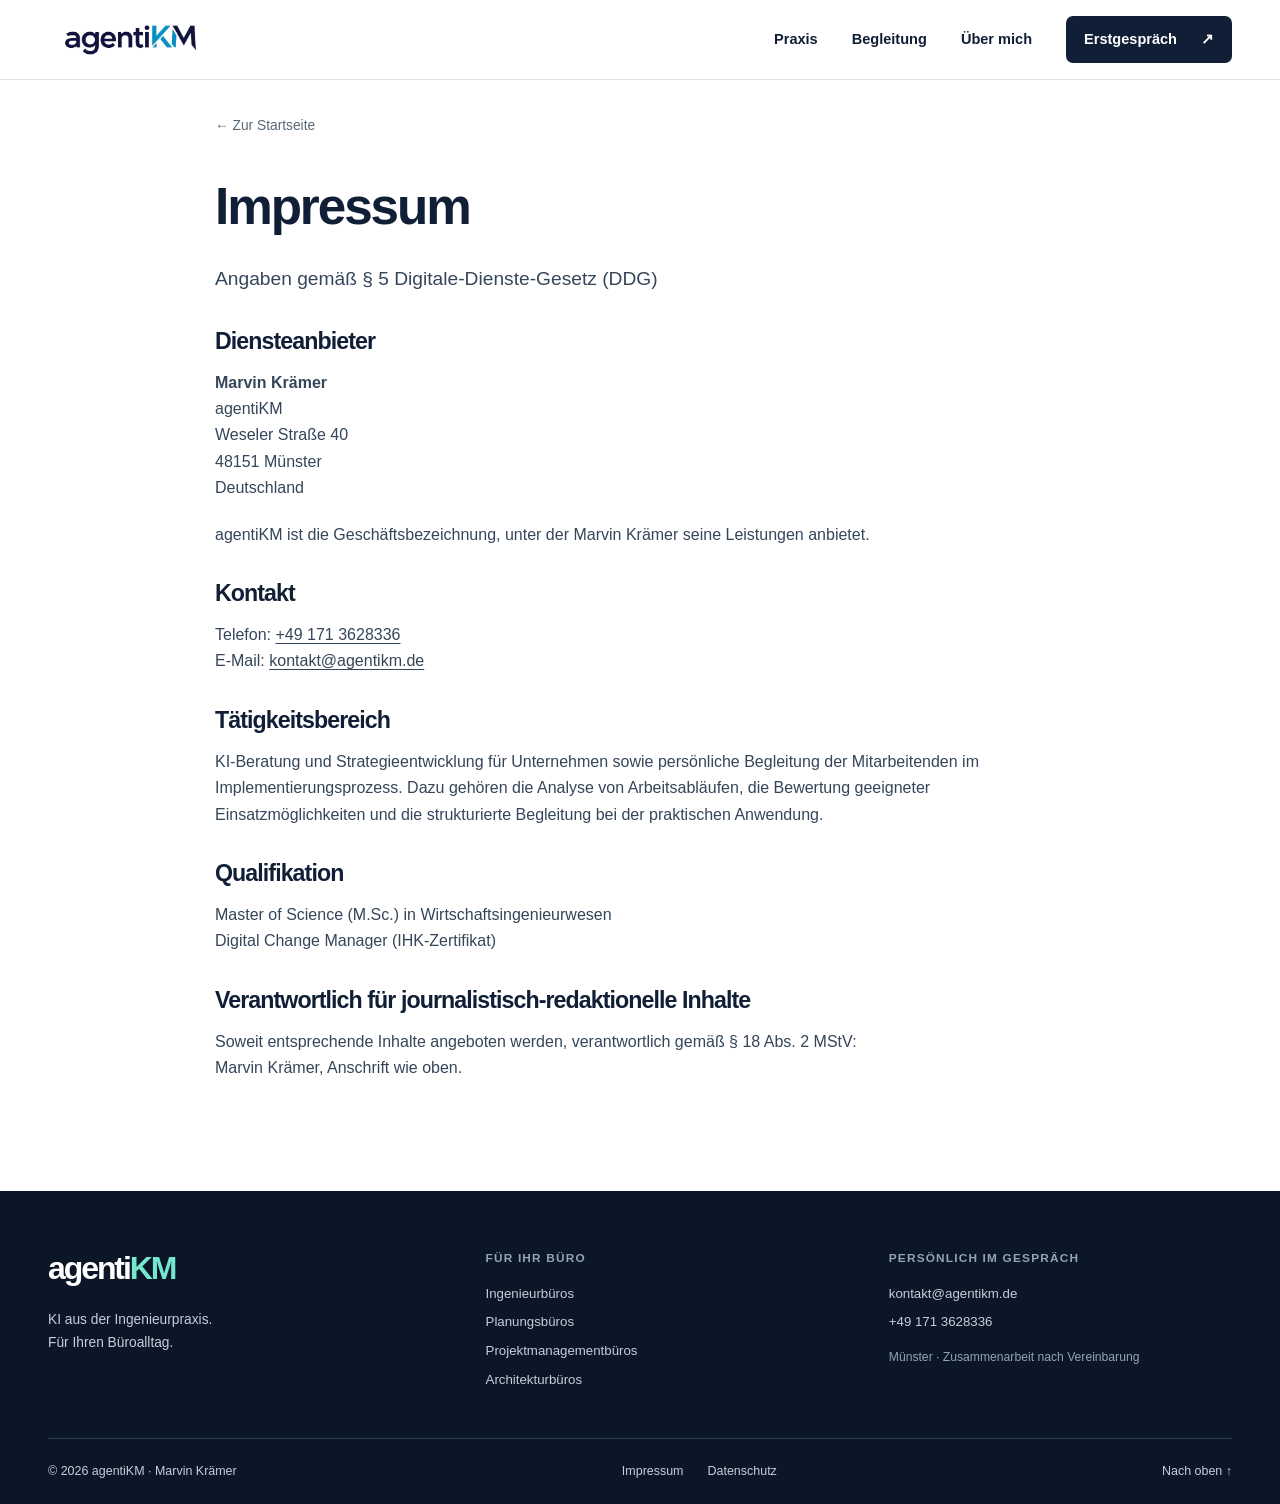
<file: Website/impressum.html>
<!doctype html>
<html lang="de"><head><meta charset="utf-8"><meta name="viewport" content="width=device-width, initial-scale=1">
<title>Impressum | agentiKM</title><meta name="description" content="Impressum von agentiKM – Marvin Krämer.">
<meta name="theme-color" content="#101f36"><link rel="canonical" href="https://agentikm.de/impressum.html">
<meta property="og:type" content="website"><meta property="og:locale" content="de_DE"><meta property="og:site_name" content="agentiKM"><meta property="og:title" content="Impressum | agentiKM"><meta property="og:description" content="Impressum von agentiKM – Marvin Krämer."><meta property="og:url" content="https://agentikm.de/impressum.html">
<meta name="twitter:card" content="summary">
<link rel="icon" href="./assets/favicon.svg" type="image/svg+xml"><link rel="stylesheet" href="./styles.css"><script src="./script.js" defer></script></head><body>
<a class="skip-link" href="#main">Zum Inhalt springen</a><header class="site-header"><div class="container nav-wrap">
<a class="brand" href="./index.html" aria-label="agentiKM – Startseite"><img src="./assets/images/logo-agentikm.png" alt="agentiKM" width="165" height="44"></a>
<button class="menu-toggle" aria-expanded="false" aria-controls="main-nav"><span>Menü</span><span class="menu-bars" aria-hidden="true"></span></button>
<nav id="main-nav" class="main-nav" aria-label="Hauptnavigation"><a href="./index.html#praxis">Praxis</a><a href="./index.html#begleitung">Begleitung</a><a href="./index.html#ueber-mich">Über mich</a><a class="nav-contact" href="./index.html#kontakt">Erstgespräch <span aria-hidden="true">↗</span></a></nav>
</div></header><main id="main" class="legal-main"><div class="container legal-container"><a class="breadcrumb" href="./index.html">← Zur Startseite</a><h1>Impressum</h1><article class="legal-content">
<p class="lead">Angaben gemäß § 5 Digitale-Dienste-Gesetz (DDG)</p>
<h2>Diensteanbieter</h2>
<p><strong>Marvin Krämer</strong><br>agentiKM<br>Weseler Straße 40<br>48151 Münster<br>Deutschland</p>
<p>agentiKM ist die Geschäftsbezeichnung, unter der Marvin Krämer seine Leistungen anbietet.</p>
<h2>Kontakt</h2>
<p>Telefon: <a href="tel:+491713628336">+49 171 3628336</a><br>E-Mail: <a href="mailto:kontakt@agentikm.de">kontakt@agentikm.de</a></p>
<h2>Tätigkeitsbereich</h2>
<p>KI-Beratung und Strategieentwicklung für Unternehmen sowie persönliche Begleitung der Mitarbeitenden im Implementierungsprozess. Dazu gehören die Analyse von Arbeitsabläufen, die Bewertung geeigneter Einsatzmöglichkeiten und die strukturierte Begleitung bei der praktischen Anwendung.</p>
<h2>Qualifikation</h2>
<p>Master of Science (M.Sc.) in Wirtschaftsingenieurwesen<br>Digital Change Manager (IHK-Zertifikat)</p>
<h2>Verantwortlich für journalistisch-redaktionelle Inhalte</h2>
<p>Soweit entsprechende Inhalte angeboten werden, verantwortlich gemäß § 18 Abs. 2 MStV:<br>Marvin Krämer, Anschrift wie oben.</p>
</article></div></main><footer class="site-footer"><div class="container"><div class="footer-top"><div><a class="wordmark" href="./index.html">agenti<span>KM</span></a><p>KI aus der Ingenieurpraxis. <br>Für Ihren Büroalltag.</p></div><div class="footer-links"><p class="footer-label">Für Ihr Büro</p><a href="./ki-ingenieurbuero.html">Ingenieurbüros</a><a href="./ki-planungsbuero.html">Planungsbüros</a><a href="./ki-projektmanagement.html">Projektmanagementbüros</a><a href="./ki-architekturbuero.html">Architekturbüros</a></div><div class="footer-links"><p class="footer-label">Persönlich im Gespräch</p><a href="mailto:kontakt@agentikm.de">kontakt@agentikm.de</a><a href="tel:+491713628336">+49 171 3628336</a><span>Münster · Zusammenarbeit nach Vereinbarung</span></div></div><div class="footer-bottom"><span>© <span data-year>2026</span> agentiKM · Marvin Krämer</span><div><a href="./impressum.html">Impressum</a><a href="./datenschutz.html">Datenschutz</a></div><a href="#main">Nach oben ↑</a></div></div></footer></body></html>
</file>
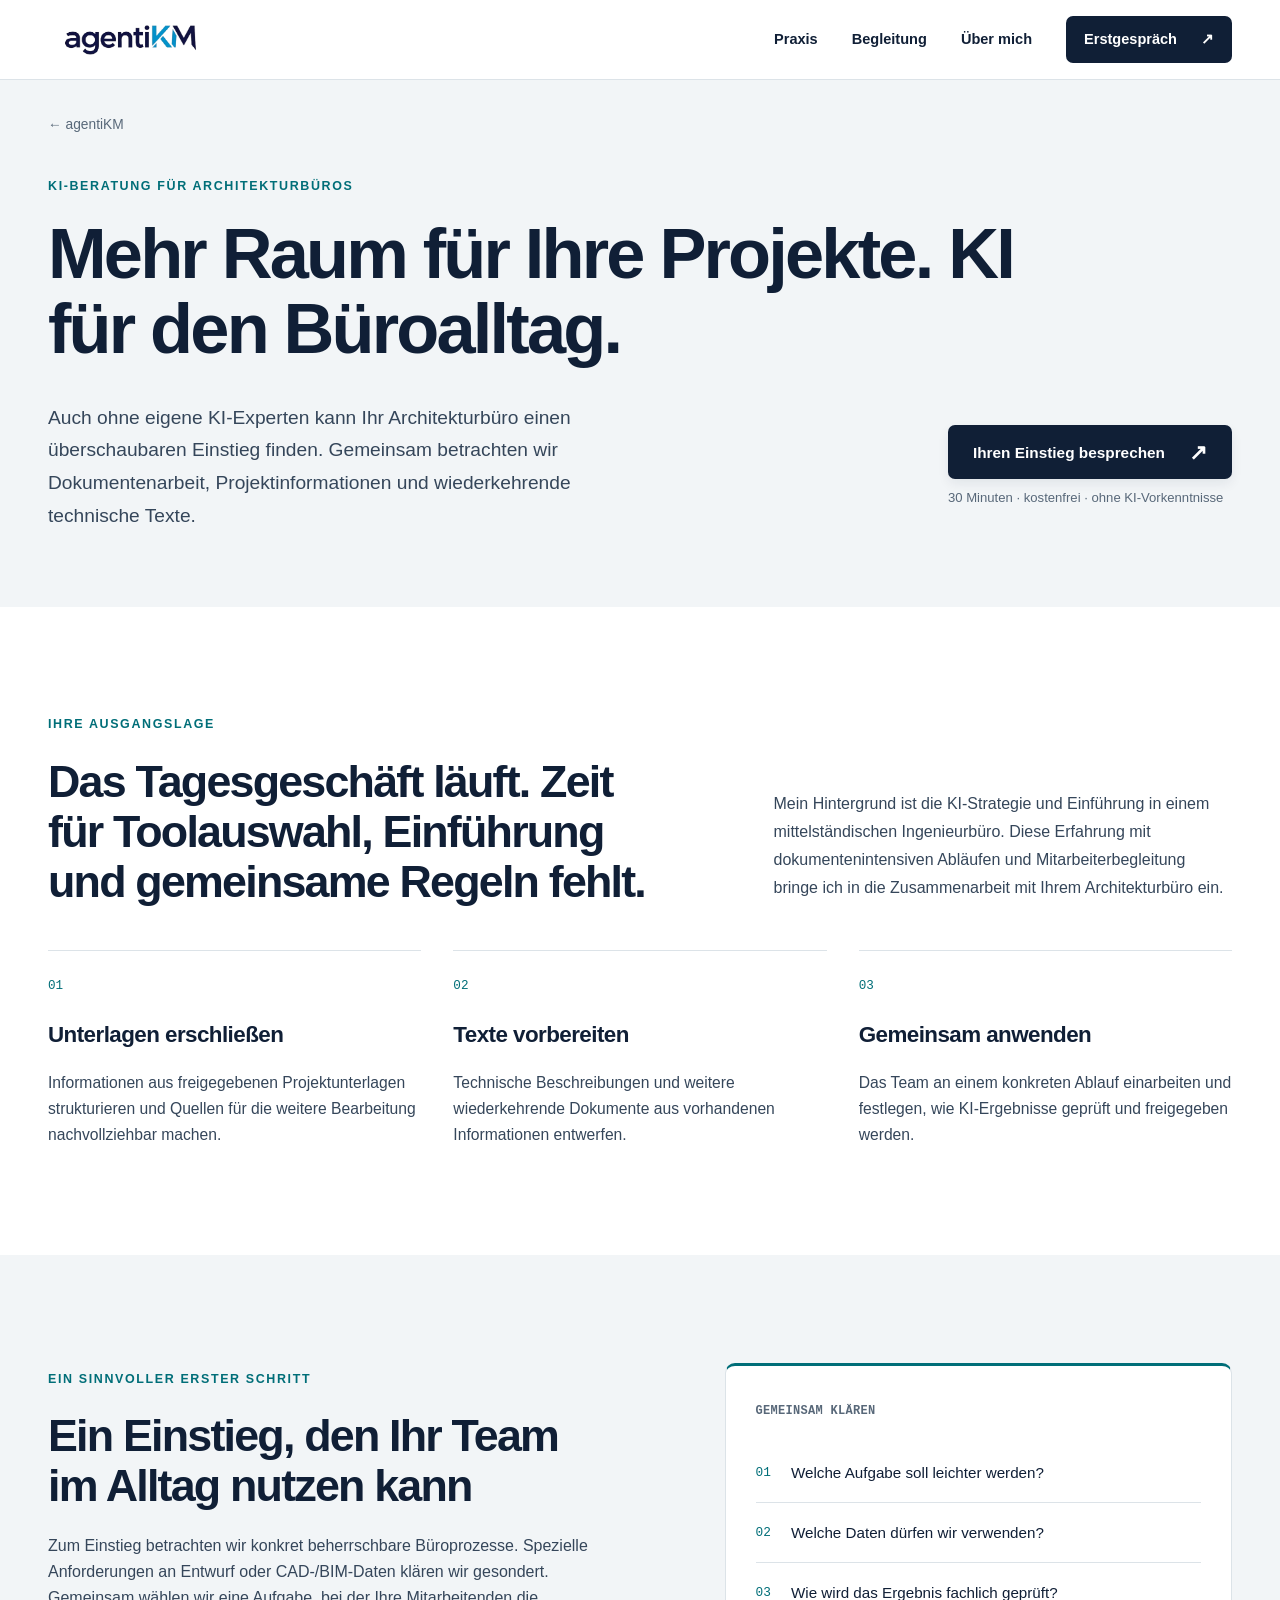
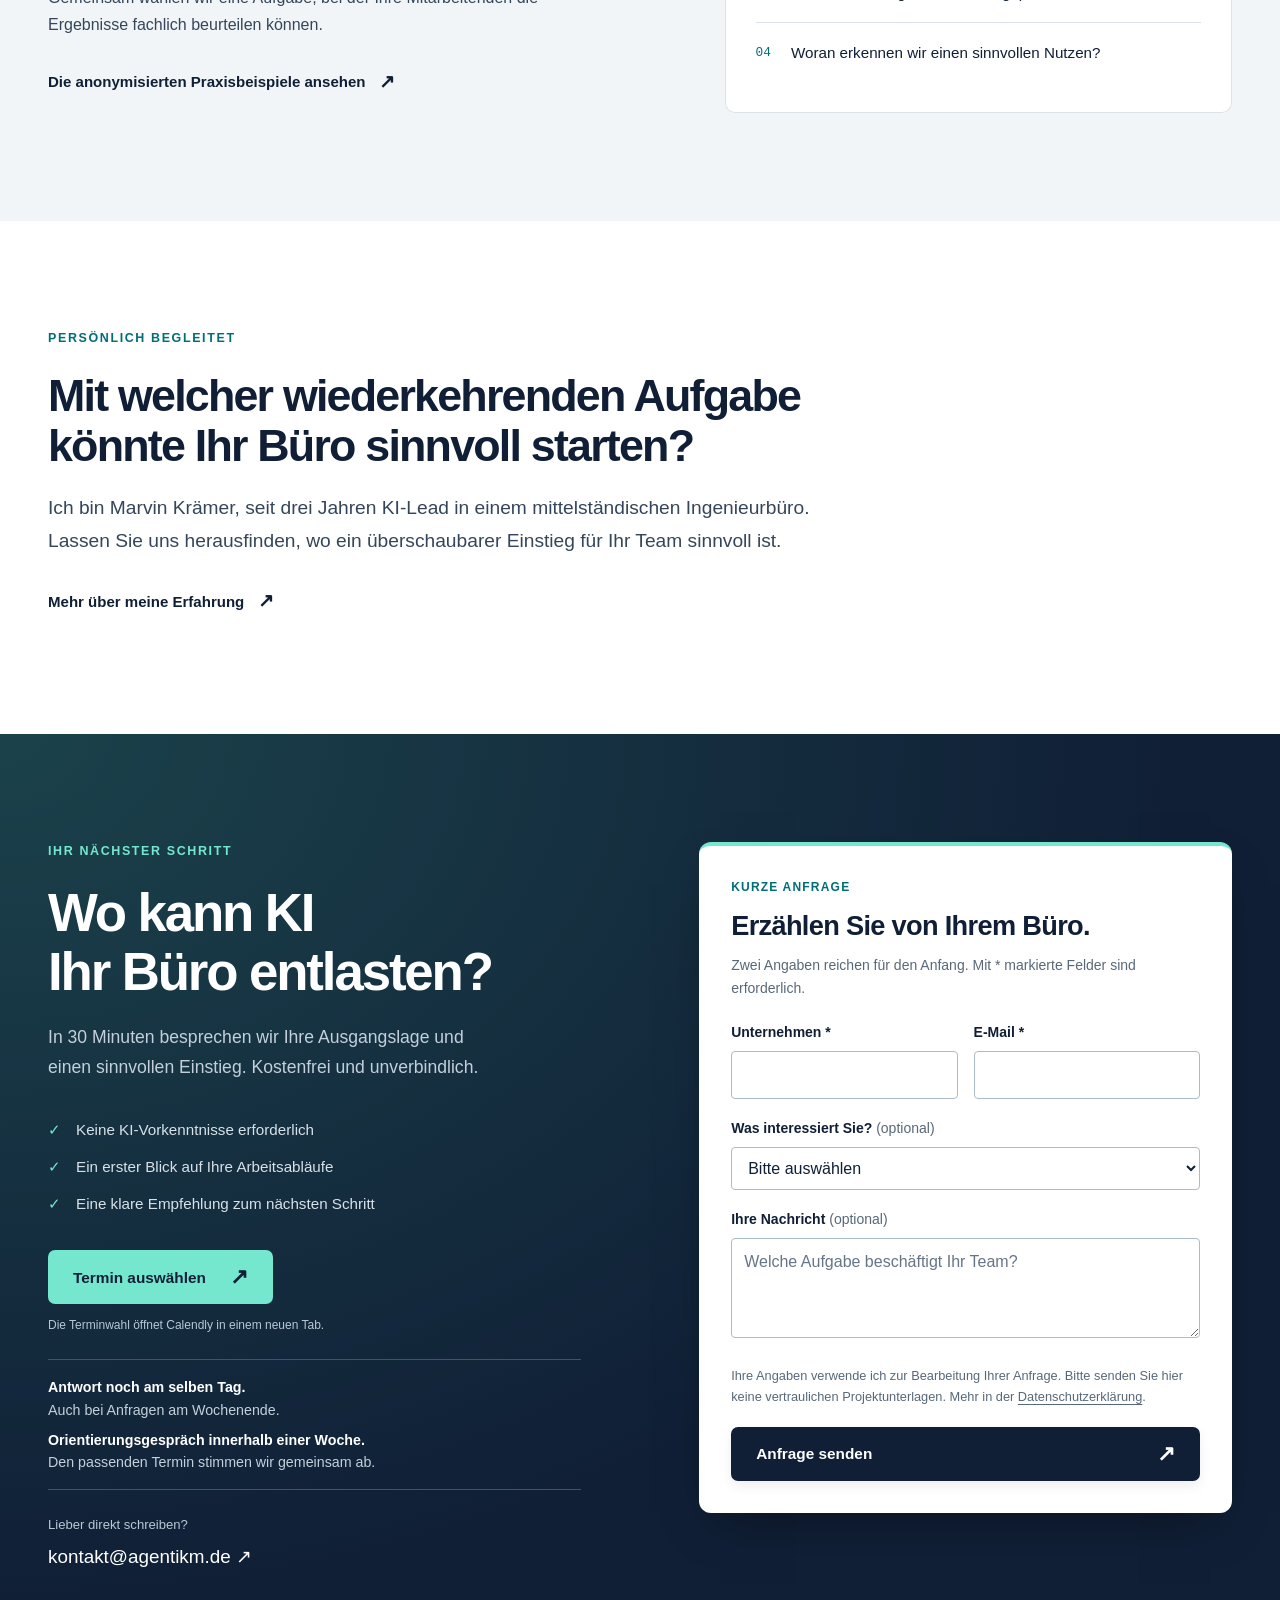
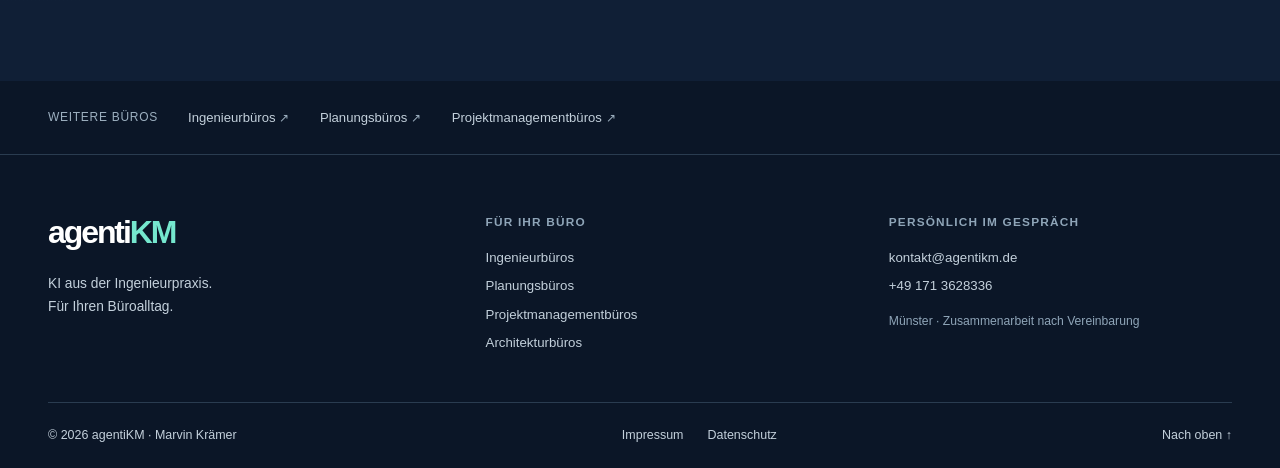
<file: Website/ki-architekturbuero.html>
<!doctype html>
<html lang="de"><head><meta charset="utf-8"><meta name="viewport" content="width=device-width, initial-scale=1">
<title>KI-Beratung für Architekturbüros | agentiKM</title><meta name="description" content="Auch ohne eigene KI-Experten kann Ihr Architekturbüro einen überschaubaren Einstieg finden. Gemeinsam betrachten wir Dokumentenarbeit, Projektinformationen und wiederkehrende technische Texte.">
<meta name="theme-color" content="#101f36"><link rel="canonical" href="https://agentikm.de/ki-architekturbuero.html">
<meta property="og:type" content="website"><meta property="og:locale" content="de_DE"><meta property="og:site_name" content="agentiKM"><meta property="og:title" content="KI-Beratung für Architekturbüros | agentiKM"><meta property="og:description" content="Auch ohne eigene KI-Experten kann Ihr Architekturbüro einen überschaubaren Einstieg finden. Gemeinsam betrachten wir Dokumentenarbeit, Projektinformationen und wiederkehrende technische Texte."><meta property="og:url" content="https://agentikm.de/ki-architekturbuero.html">
<meta name="twitter:card" content="summary">
<link rel="icon" href="./assets/favicon.svg" type="image/svg+xml"><link rel="stylesheet" href="./styles.css"><script src="./script.js" defer></script></head><body>
<a class="skip-link" href="#main">Zum Inhalt springen</a><header class="site-header"><div class="container nav-wrap">
<a class="brand" href="./index.html" aria-label="agentiKM – Startseite"><img src="./assets/images/logo-agentikm.png" alt="agentiKM" width="165" height="44"></a>
<button class="menu-toggle" aria-expanded="false" aria-controls="main-nav"><span>Menü</span><span class="menu-bars" aria-hidden="true"></span></button>
<nav id="main-nav" class="main-nav" aria-label="Hauptnavigation"><a href="./index.html#praxis">Praxis</a><a href="./index.html#begleitung">Begleitung</a><a href="./index.html#ueber-mich">Über mich</a><a class="nav-contact" href="#kontakt">Erstgespräch <span aria-hidden="true">↗</span></a></nav>
</div></header><main id="main"><section class="sector-hero"><div class="container"><a class="breadcrumb" href="./index.html">← agentiKM</a><p class="eyebrow">KI-Beratung für Architekturbüros</p><h1>Mehr Raum für Ihre Projekte. KI für den Büroalltag.</h1><div class="sector-hero-bottom"><p class="lead">Auch ohne eigene KI-Experten kann Ihr Architekturbüro einen überschaubaren Einstieg finden. Gemeinsam betrachten wir Dokumentenarbeit, Projektinformationen und wiederkehrende technische Texte.</p><div><a class="button button-dark" href="#kontakt">Ihren Einstieg besprechen <span aria-hidden="true">↗</span></a><p class="hero-note">30 Minuten · kostenfrei · ohne KI-Vorkenntnisse</p></div></div></div></section><section class="section"><div class="container"><div class="section-heading"><div><p class="eyebrow">Ihre Ausgangslage</p><h2>Das Tagesgeschäft läuft. Zeit für Toolauswahl, Einführung und gemeinsame Regeln fehlt.</h2></div><p>Mein Hintergrund ist die KI-Strategie und Einführung in einem mittelständischen Ingenieurbüro. Diese Erfahrung mit dokumentenintensiven Abläufen und Mitarbeiterbegleitung bringe ich in die Zusammenarbeit mit Ihrem Architekturbüro ein.</p></div><div class="sector-tasks"><article class="sector-task"><span>01</span><h3>Unterlagen erschließen</h3><p>Informationen aus freigegebenen Projektunterlagen strukturieren und Quellen für die weitere Bearbeitung nachvollziehbar machen.</p></article><article class="sector-task"><span>02</span><h3>Texte vorbereiten</h3><p>Technische Beschreibungen und weitere wiederkehrende Dokumente aus vorhandenen Informationen entwerfen.</p></article><article class="sector-task"><span>03</span><h3>Gemeinsam anwenden</h3><p>Das Team an einem konkreten Ablauf einarbeiten und festlegen, wie KI-Ergebnisse geprüft und freigegeben werden.</p></article></div></div></section><section class="section sector-feature"><div class="container feature-grid"><div><p class="eyebrow">Ein sinnvoller erster Schritt</p><h2>Ein Einstieg, den Ihr Team im Alltag nutzen kann</h2><p>Zum Einstieg betrachten wir konkret beherrschbare Büroprozesse. Spezielle Anforderungen an Entwurf oder CAD-/BIM-Daten klären wir gesondert. Gemeinsam wählen wir eine Aufgabe, bei der Ihre Mitarbeitenden die Ergebnisse fachlich beurteilen können.</p><a class="text-link" href="./index.html#praxis">Die anonymisierten Praxisbeispiele ansehen <span aria-hidden="true">↗</span></a></div><aside class="pilot-outline"><span class="diagram-label">Gemeinsam klären</span><ol><li><span>01</span>Welche Aufgabe soll leichter werden?</li><li><span>02</span>Welche Daten dürfen wir verwenden?</li><li><span>03</span>Wie wird das Ergebnis fachlich geprüft?</li><li><span>04</span>Woran erkennen wir einen sinnvollen Nutzen?</li></ol></aside></div></section><section class="section sector-person"><div class="container"><p class="eyebrow">Persönlich begleitet</p><h2>Mit welcher wiederkehrenden Aufgabe könnte Ihr Büro sinnvoll starten?</h2><p class="lead">Ich bin Marvin Krämer, seit drei Jahren KI-Lead in einem mittelständischen Ingenieurbüro. Lassen Sie uns herausfinden, wo ein überschaubarer Einstieg für Ihr Team sinnvoll ist.</p><a class="text-link" href="./index.html#ueber-mich">Mehr über meine Erfahrung <span aria-hidden="true">↗</span></a></div></section><section class="contact section" id="kontakt"><div class="container contact-grid"><div class="contact-copy"><p class="eyebrow">Ihr nächster Schritt</p><h2>Wo kann KI <br>Ihr Büro entlasten?</h2><p class="lead">In 30 Minuten besprechen wir Ihre Ausgangslage und einen sinnvollen Einstieg. Kostenfrei und unverbindlich.</p><ul class="check-list"><li>Keine KI-Vorkenntnisse erforderlich</li><li>Ein erster Blick auf Ihre Arbeitsabläufe</li><li>Eine klare Empfehlung zum nächsten Schritt</li></ul><a class="button button-light" href="https://calendly.com/kontakt-agentikm/30min" target="_blank" rel="noopener noreferrer" data-track="booking-link">Termin auswählen <span aria-hidden="true">↗</span><span class="sr-only"> (Calendly, öffnet in neuem Tab)</span></a><p class="external-note">Die Terminwahl öffnet Calendly in einem neuen Tab.</p><div class="response-promise"><p><strong>Antwort noch am selben Tag.</strong> <br>Auch bei Anfragen am Wochenende.</p><p><strong>Orientierungsgespräch innerhalb einer Woche.</strong> <br>Den passenden Termin stimmen wir gemeinsam ab.</p></div><div class="contact-direct"><span>Lieber direkt schreiben?</span><a href="mailto:kontakt@agentikm.de">kontakt@agentikm.de <span aria-hidden="true">↗</span></a></div></div>
<form class="contact-form" name="kontaktanfrage" method="POST" action="./danke.html" data-netlify="true" netlify-honeypot="bot-field" id="contact-form"><input type="hidden" name="form-name" value="kontaktanfrage"><input type="hidden" name="source" value="Website"><input type="hidden" name="campaign" value=""><div class="honeypot" aria-hidden="true"><label>Dieses Feld bitte leer lassen<input name="bot-field" tabindex="-1" autocomplete="off"></label></div><p class="form-kicker">Kurze Anfrage</p><h3>Erzählen Sie von Ihrem Büro.</h3><p class="form-intro">Zwei Angaben reichen für den Anfang. Mit * markierte Felder sind erforderlich.</p><div class="field-grid"><div class="field"><label for="company">Unternehmen *</label><input id="company" name="company" autocomplete="organization" required maxlength="160"></div><div class="field"><label for="email">E-Mail *</label><input id="email" name="email" type="email" autocomplete="email" required maxlength="254"></div></div><div class="field"><label for="topic">Was interessiert Sie? <span>(optional)</span></label><select id="topic" name="topic"><option value="">Bitte auswählen</option><option>Erster KI-Einstieg</option><option>Unterlagenanalyse und Dokumentenvergleich</option><option>Technische Dokumente erstellen und prüfen</option><option>Strategie und Mitarbeiterbegleitung</option><option>Ein anderer Anwendungsfall</option></select></div><div class="field"><label for="message">Ihre Nachricht <span>(optional)</span></label><textarea id="message" name="message" rows="3" maxlength="5000" placeholder="Welche Aufgabe beschäftigt Ihr Team?"></textarea></div><p class="privacy-note">Ihre Angaben verwende ich zur Bearbeitung Ihrer Anfrage. Bitte senden Sie hier keine vertraulichen Projektunterlagen. Mehr in der <a href="./datenschutz.html">Datenschutzerklärung</a>.</p><button class="button button-dark form-submit" type="submit"><span>Anfrage senden</span><span aria-hidden="true">↗</span></button><p class="form-status" role="status" tabindex="-1" hidden></p></form></div></section><div class="other-sectors"><div class="container"><span>Weitere Büros</span><a href="./ki-ingenieurbuero.html">Ingenieurbüros <span aria-hidden="true">↗</span></a><a href="./ki-planungsbuero.html">Planungsbüros <span aria-hidden="true">↗</span></a><a href="./ki-projektmanagement.html">Projektmanagementbüros <span aria-hidden="true">↗</span></a></div></div></main><footer class="site-footer"><div class="container"><div class="footer-top"><div><a class="wordmark" href="./index.html">agenti<span>KM</span></a><p>KI aus der Ingenieurpraxis. <br>Für Ihren Büroalltag.</p></div><div class="footer-links"><p class="footer-label">Für Ihr Büro</p><a href="./ki-ingenieurbuero.html">Ingenieurbüros</a><a href="./ki-planungsbuero.html">Planungsbüros</a><a href="./ki-projektmanagement.html">Projektmanagementbüros</a><a href="./ki-architekturbuero.html">Architekturbüros</a></div><div class="footer-links"><p class="footer-label">Persönlich im Gespräch</p><a href="mailto:kontakt@agentikm.de">kontakt@agentikm.de</a><a href="tel:+491713628336">+49 171 3628336</a><span>Münster · Zusammenarbeit nach Vereinbarung</span></div></div><div class="footer-bottom"><span>© <span data-year>2026</span> agentiKM · Marvin Krämer</span><div><a href="./impressum.html">Impressum</a><a href="./datenschutz.html">Datenschutz</a></div><a href="#main">Nach oben ↑</a></div></div></footer></body></html>
</file>
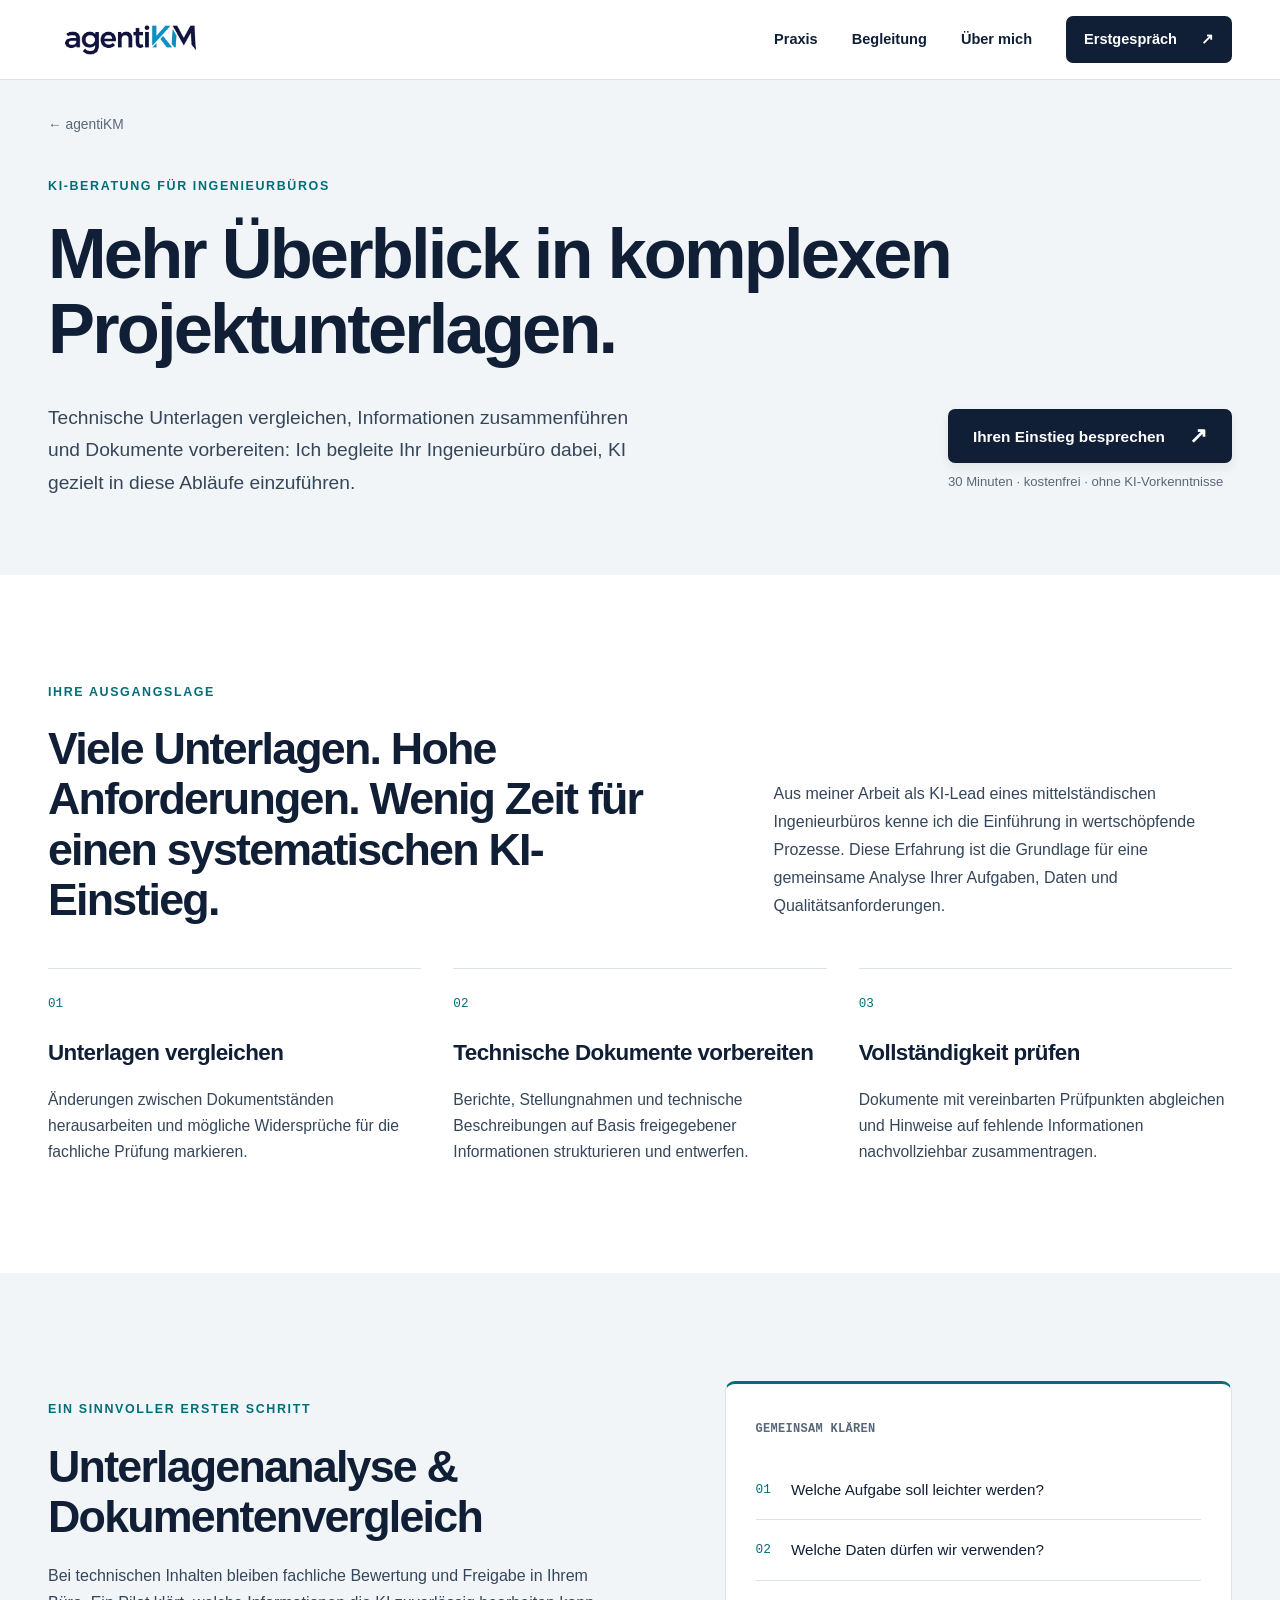
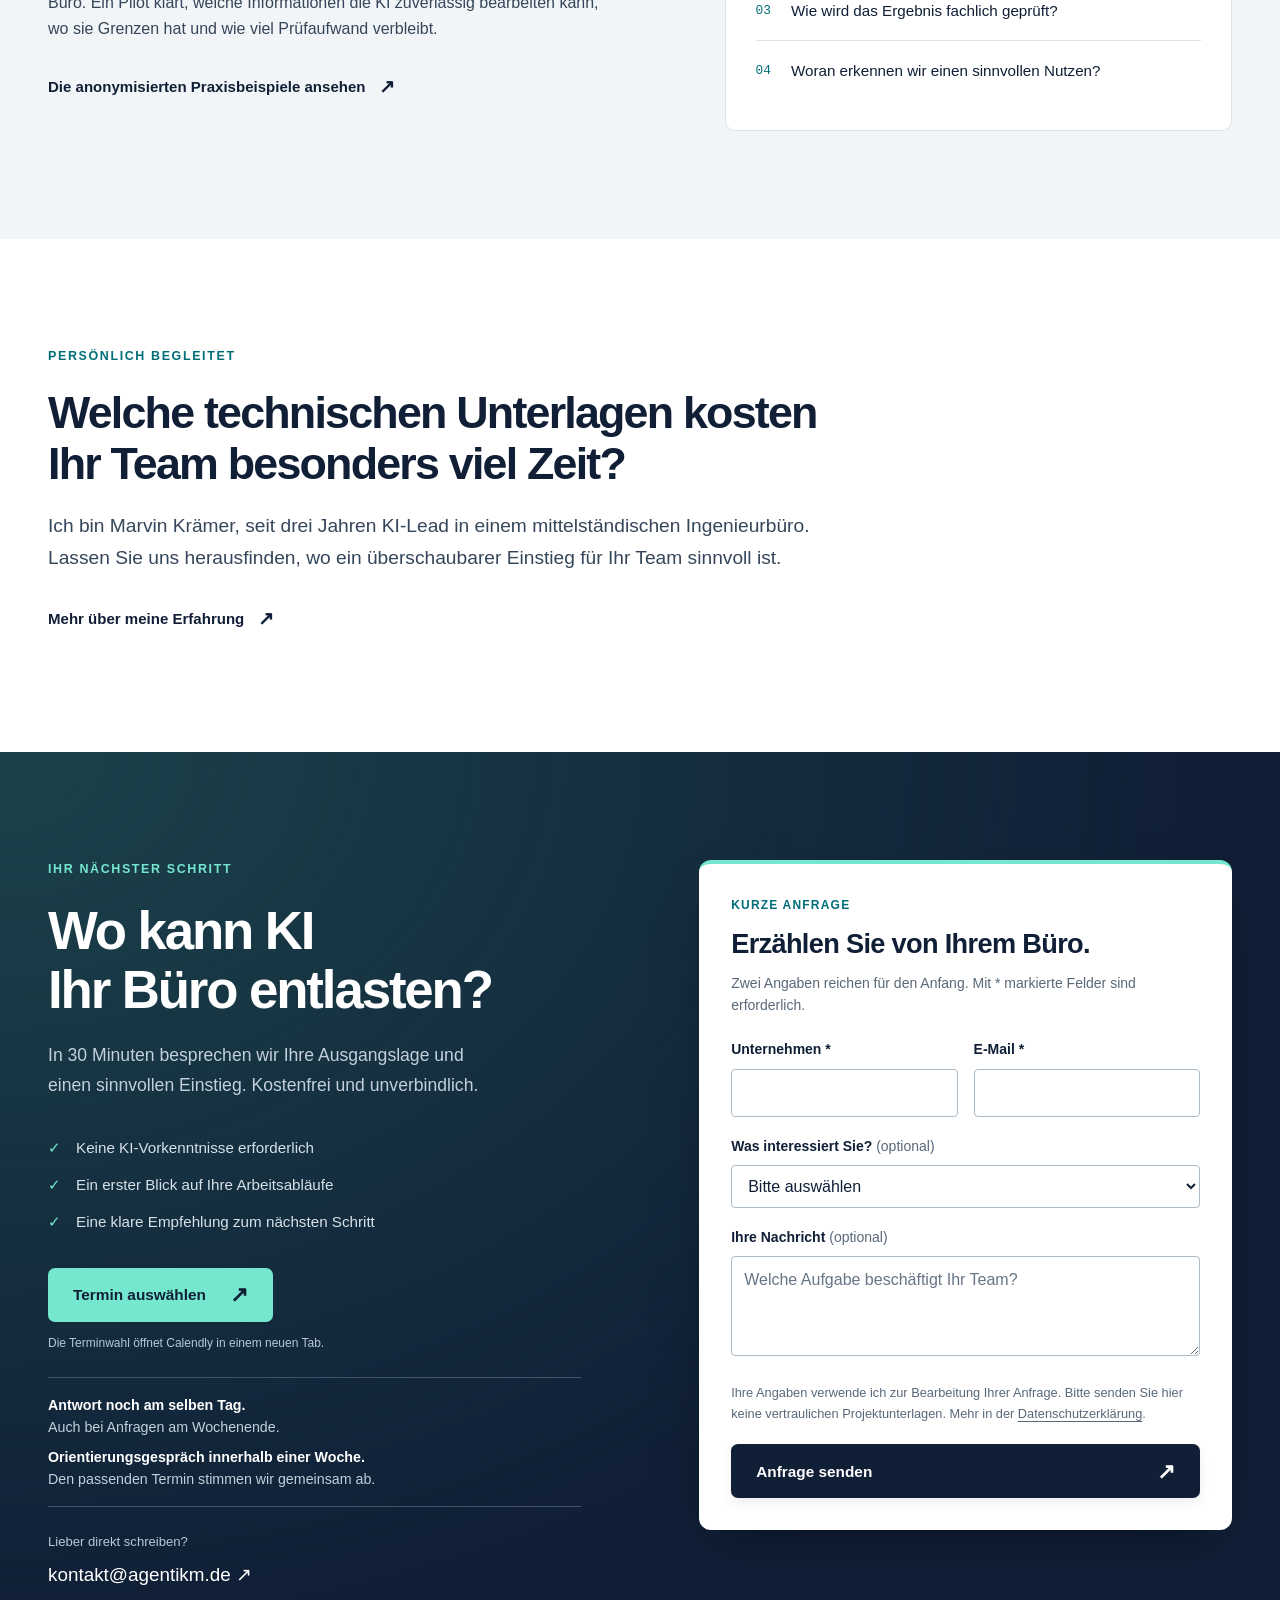
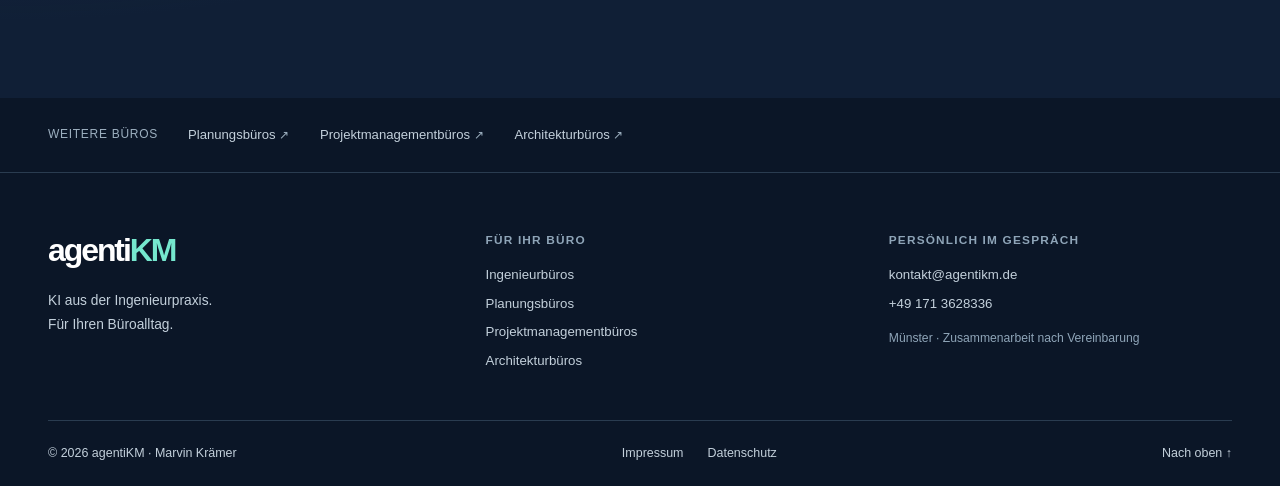
<file: Website/ki-ingenieurbuero.html>
<!doctype html>
<html lang="de"><head><meta charset="utf-8"><meta name="viewport" content="width=device-width, initial-scale=1">
<title>KI-Beratung für Ingenieurbüros | agentiKM</title><meta name="description" content="Technische Unterlagen vergleichen, Informationen zusammenführen und Dokumente vorbereiten: Ich begleite Ihr Ingenieurbüro dabei, KI gezielt in diese Abläufe einzuführen.">
<meta name="theme-color" content="#101f36"><link rel="canonical" href="https://agentikm.de/ki-ingenieurbuero.html">
<meta property="og:type" content="website"><meta property="og:locale" content="de_DE"><meta property="og:site_name" content="agentiKM"><meta property="og:title" content="KI-Beratung für Ingenieurbüros | agentiKM"><meta property="og:description" content="Technische Unterlagen vergleichen, Informationen zusammenführen und Dokumente vorbereiten: Ich begleite Ihr Ingenieurbüro dabei, KI gezielt in diese Abläufe einzuführen."><meta property="og:url" content="https://agentikm.de/ki-ingenieurbuero.html">
<meta name="twitter:card" content="summary">
<link rel="icon" href="./assets/favicon.svg" type="image/svg+xml"><link rel="stylesheet" href="./styles.css"><script src="./script.js" defer></script></head><body>
<a class="skip-link" href="#main">Zum Inhalt springen</a><header class="site-header"><div class="container nav-wrap">
<a class="brand" href="./index.html" aria-label="agentiKM – Startseite"><img src="./assets/images/logo-agentikm.png" alt="agentiKM" width="165" height="44"></a>
<button class="menu-toggle" aria-expanded="false" aria-controls="main-nav"><span>Menü</span><span class="menu-bars" aria-hidden="true"></span></button>
<nav id="main-nav" class="main-nav" aria-label="Hauptnavigation"><a href="./index.html#praxis">Praxis</a><a href="./index.html#begleitung">Begleitung</a><a href="./index.html#ueber-mich">Über mich</a><a class="nav-contact" href="#kontakt">Erstgespräch <span aria-hidden="true">↗</span></a></nav>
</div></header><main id="main"><section class="sector-hero"><div class="container"><a class="breadcrumb" href="./index.html">← agentiKM</a><p class="eyebrow">KI-Beratung für Ingenieurbüros</p><h1>Mehr Überblick in komplexen Projektunterlagen.</h1><div class="sector-hero-bottom"><p class="lead">Technische Unterlagen vergleichen, Informationen zusammenführen und Dokumente vorbereiten: Ich begleite Ihr Ingenieurbüro dabei, KI gezielt in diese Abläufe einzuführen.</p><div><a class="button button-dark" href="#kontakt">Ihren Einstieg besprechen <span aria-hidden="true">↗</span></a><p class="hero-note">30 Minuten · kostenfrei · ohne KI-Vorkenntnisse</p></div></div></div></section><section class="section"><div class="container"><div class="section-heading"><div><p class="eyebrow">Ihre Ausgangslage</p><h2>Viele Unterlagen. Hohe Anforderungen. Wenig Zeit für einen systematischen KI-Einstieg.</h2></div><p>Aus meiner Arbeit als KI-Lead eines mittelständischen Ingenieurbüros kenne ich die Einführung in wertschöpfende Prozesse. Diese Erfahrung ist die Grundlage für eine gemeinsame Analyse Ihrer Aufgaben, Daten und Qualitätsanforderungen.</p></div><div class="sector-tasks"><article class="sector-task"><span>01</span><h3>Unterlagen vergleichen</h3><p>Änderungen zwischen Dokumentständen herausarbeiten und mögliche Widersprüche für die fachliche Prüfung markieren.</p></article><article class="sector-task"><span>02</span><h3>Technische Dokumente vorbereiten</h3><p>Berichte, Stellungnahmen und technische Beschreibungen auf Basis freigegebener Informationen strukturieren und entwerfen.</p></article><article class="sector-task"><span>03</span><h3>Vollständigkeit prüfen</h3><p>Dokumente mit vereinbarten Prüfpunkten abgleichen und Hinweise auf fehlende Informationen nachvollziehbar zusammentragen.</p></article></div></div></section><section class="section sector-feature"><div class="container feature-grid"><div><p class="eyebrow">Ein sinnvoller erster Schritt</p><h2>Unterlagenanalyse & Dokumentenvergleich</h2><p>Bei technischen Inhalten bleiben fachliche Bewertung und Freigabe in Ihrem Büro. Ein Pilot klärt, welche Informationen die KI zuverlässig bearbeiten kann, wo sie Grenzen hat und wie viel Prüfaufwand verbleibt.</p><a class="text-link" href="./index.html#praxis">Die anonymisierten Praxisbeispiele ansehen <span aria-hidden="true">↗</span></a></div><aside class="pilot-outline"><span class="diagram-label">Gemeinsam klären</span><ol><li><span>01</span>Welche Aufgabe soll leichter werden?</li><li><span>02</span>Welche Daten dürfen wir verwenden?</li><li><span>03</span>Wie wird das Ergebnis fachlich geprüft?</li><li><span>04</span>Woran erkennen wir einen sinnvollen Nutzen?</li></ol></aside></div></section><section class="section sector-person"><div class="container"><p class="eyebrow">Persönlich begleitet</p><h2>Welche technischen Unterlagen kosten Ihr Team besonders viel Zeit?</h2><p class="lead">Ich bin Marvin Krämer, seit drei Jahren KI-Lead in einem mittelständischen Ingenieurbüro. Lassen Sie uns herausfinden, wo ein überschaubarer Einstieg für Ihr Team sinnvoll ist.</p><a class="text-link" href="./index.html#ueber-mich">Mehr über meine Erfahrung <span aria-hidden="true">↗</span></a></div></section><section class="contact section" id="kontakt"><div class="container contact-grid"><div class="contact-copy"><p class="eyebrow">Ihr nächster Schritt</p><h2>Wo kann KI <br>Ihr Büro entlasten?</h2><p class="lead">In 30 Minuten besprechen wir Ihre Ausgangslage und einen sinnvollen Einstieg. Kostenfrei und unverbindlich.</p><ul class="check-list"><li>Keine KI-Vorkenntnisse erforderlich</li><li>Ein erster Blick auf Ihre Arbeitsabläufe</li><li>Eine klare Empfehlung zum nächsten Schritt</li></ul><a class="button button-light" href="https://calendly.com/kontakt-agentikm/30min" target="_blank" rel="noopener noreferrer" data-track="booking-link">Termin auswählen <span aria-hidden="true">↗</span><span class="sr-only"> (Calendly, öffnet in neuem Tab)</span></a><p class="external-note">Die Terminwahl öffnet Calendly in einem neuen Tab.</p><div class="response-promise"><p><strong>Antwort noch am selben Tag.</strong> <br>Auch bei Anfragen am Wochenende.</p><p><strong>Orientierungsgespräch innerhalb einer Woche.</strong> <br>Den passenden Termin stimmen wir gemeinsam ab.</p></div><div class="contact-direct"><span>Lieber direkt schreiben?</span><a href="mailto:kontakt@agentikm.de">kontakt@agentikm.de <span aria-hidden="true">↗</span></a></div></div>
<form class="contact-form" name="kontaktanfrage" method="POST" action="./danke.html" data-netlify="true" netlify-honeypot="bot-field" id="contact-form"><input type="hidden" name="form-name" value="kontaktanfrage"><input type="hidden" name="source" value="Website"><input type="hidden" name="campaign" value=""><div class="honeypot" aria-hidden="true"><label>Dieses Feld bitte leer lassen<input name="bot-field" tabindex="-1" autocomplete="off"></label></div><p class="form-kicker">Kurze Anfrage</p><h3>Erzählen Sie von Ihrem Büro.</h3><p class="form-intro">Zwei Angaben reichen für den Anfang. Mit * markierte Felder sind erforderlich.</p><div class="field-grid"><div class="field"><label for="company">Unternehmen *</label><input id="company" name="company" autocomplete="organization" required maxlength="160"></div><div class="field"><label for="email">E-Mail *</label><input id="email" name="email" type="email" autocomplete="email" required maxlength="254"></div></div><div class="field"><label for="topic">Was interessiert Sie? <span>(optional)</span></label><select id="topic" name="topic"><option value="">Bitte auswählen</option><option>Erster KI-Einstieg</option><option>Unterlagenanalyse und Dokumentenvergleich</option><option>Technische Dokumente erstellen und prüfen</option><option>Strategie und Mitarbeiterbegleitung</option><option>Ein anderer Anwendungsfall</option></select></div><div class="field"><label for="message">Ihre Nachricht <span>(optional)</span></label><textarea id="message" name="message" rows="3" maxlength="5000" placeholder="Welche Aufgabe beschäftigt Ihr Team?"></textarea></div><p class="privacy-note">Ihre Angaben verwende ich zur Bearbeitung Ihrer Anfrage. Bitte senden Sie hier keine vertraulichen Projektunterlagen. Mehr in der <a href="./datenschutz.html">Datenschutzerklärung</a>.</p><button class="button button-dark form-submit" type="submit"><span>Anfrage senden</span><span aria-hidden="true">↗</span></button><p class="form-status" role="status" tabindex="-1" hidden></p></form></div></section><div class="other-sectors"><div class="container"><span>Weitere Büros</span><a href="./ki-planungsbuero.html">Planungsbüros <span aria-hidden="true">↗</span></a><a href="./ki-projektmanagement.html">Projektmanagementbüros <span aria-hidden="true">↗</span></a><a href="./ki-architekturbuero.html">Architekturbüros <span aria-hidden="true">↗</span></a></div></div></main><footer class="site-footer"><div class="container"><div class="footer-top"><div><a class="wordmark" href="./index.html">agenti<span>KM</span></a><p>KI aus der Ingenieurpraxis. <br>Für Ihren Büroalltag.</p></div><div class="footer-links"><p class="footer-label">Für Ihr Büro</p><a href="./ki-ingenieurbuero.html">Ingenieurbüros</a><a href="./ki-planungsbuero.html">Planungsbüros</a><a href="./ki-projektmanagement.html">Projektmanagementbüros</a><a href="./ki-architekturbuero.html">Architekturbüros</a></div><div class="footer-links"><p class="footer-label">Persönlich im Gespräch</p><a href="mailto:kontakt@agentikm.de">kontakt@agentikm.de</a><a href="tel:+491713628336">+49 171 3628336</a><span>Münster · Zusammenarbeit nach Vereinbarung</span></div></div><div class="footer-bottom"><span>© <span data-year>2026</span> agentiKM · Marvin Krämer</span><div><a href="./impressum.html">Impressum</a><a href="./datenschutz.html">Datenschutz</a></div><a href="#main">Nach oben ↑</a></div></div></footer></body></html>
</file>
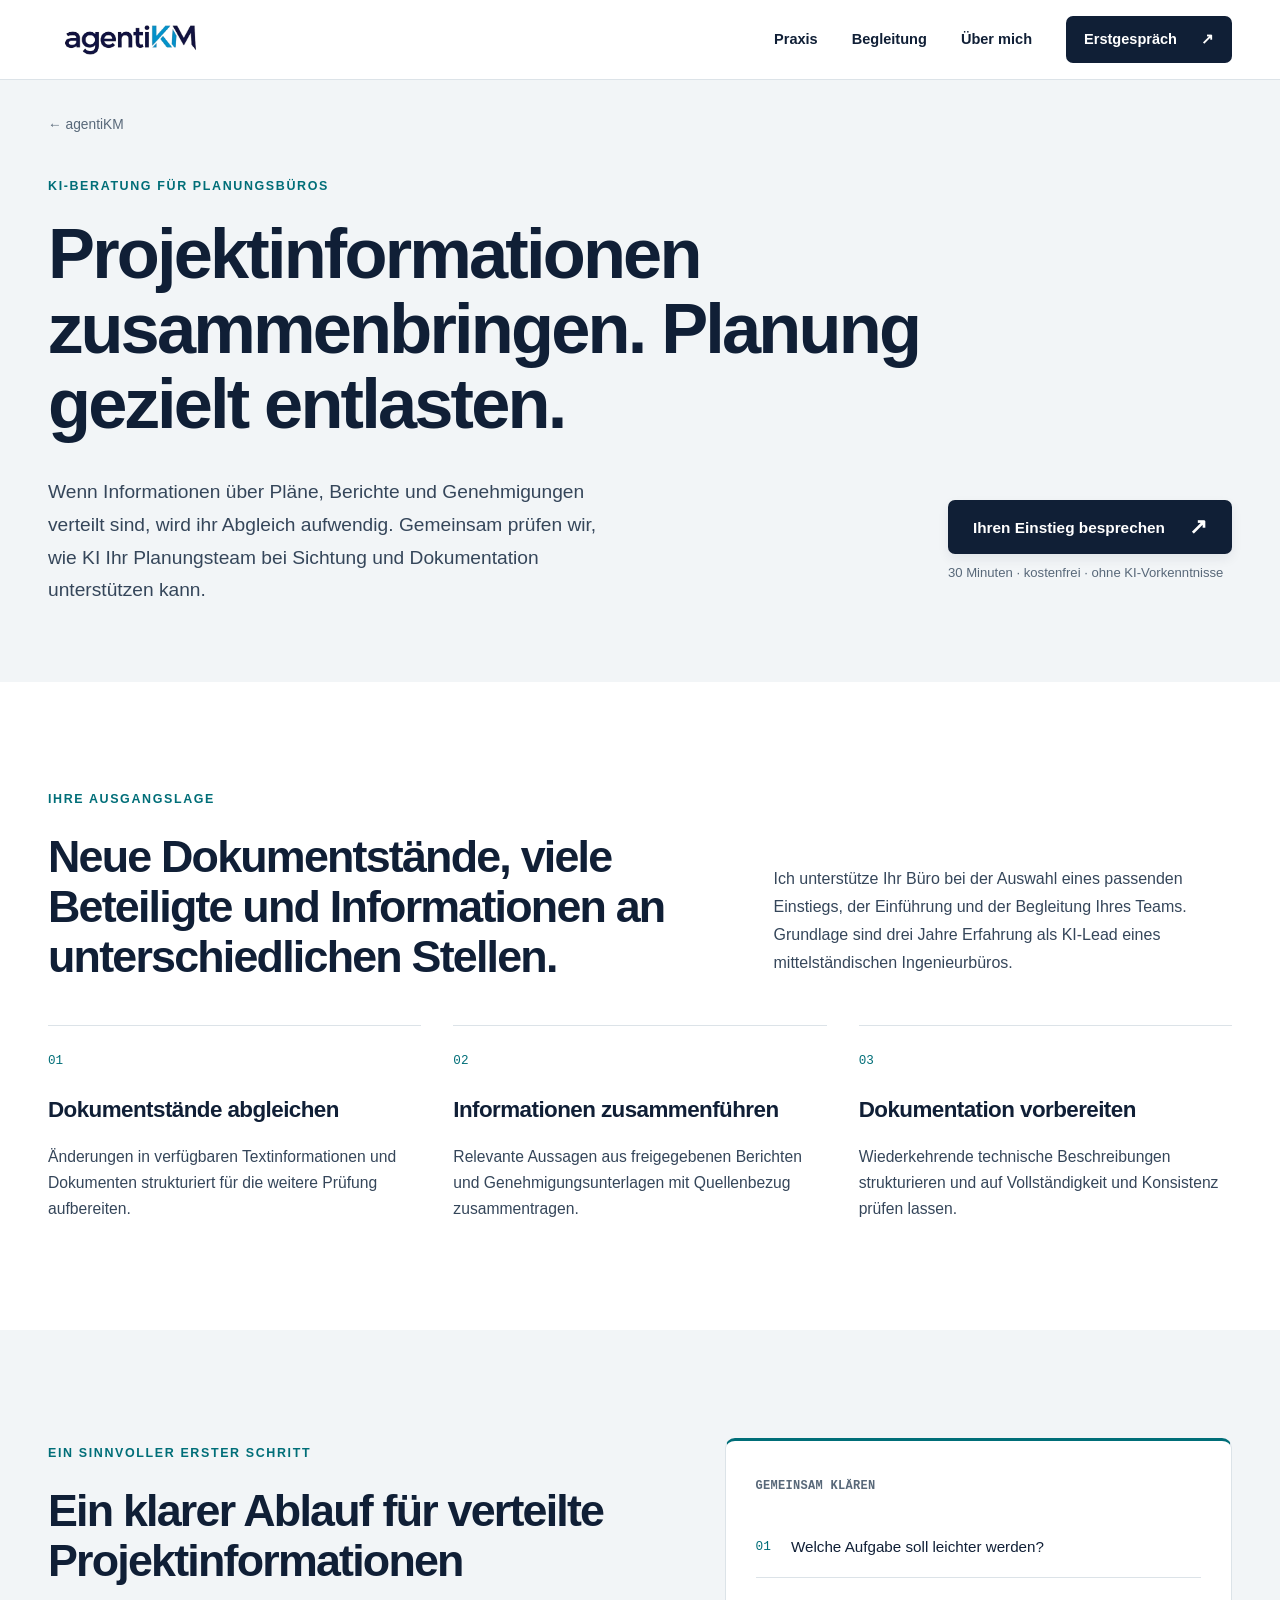
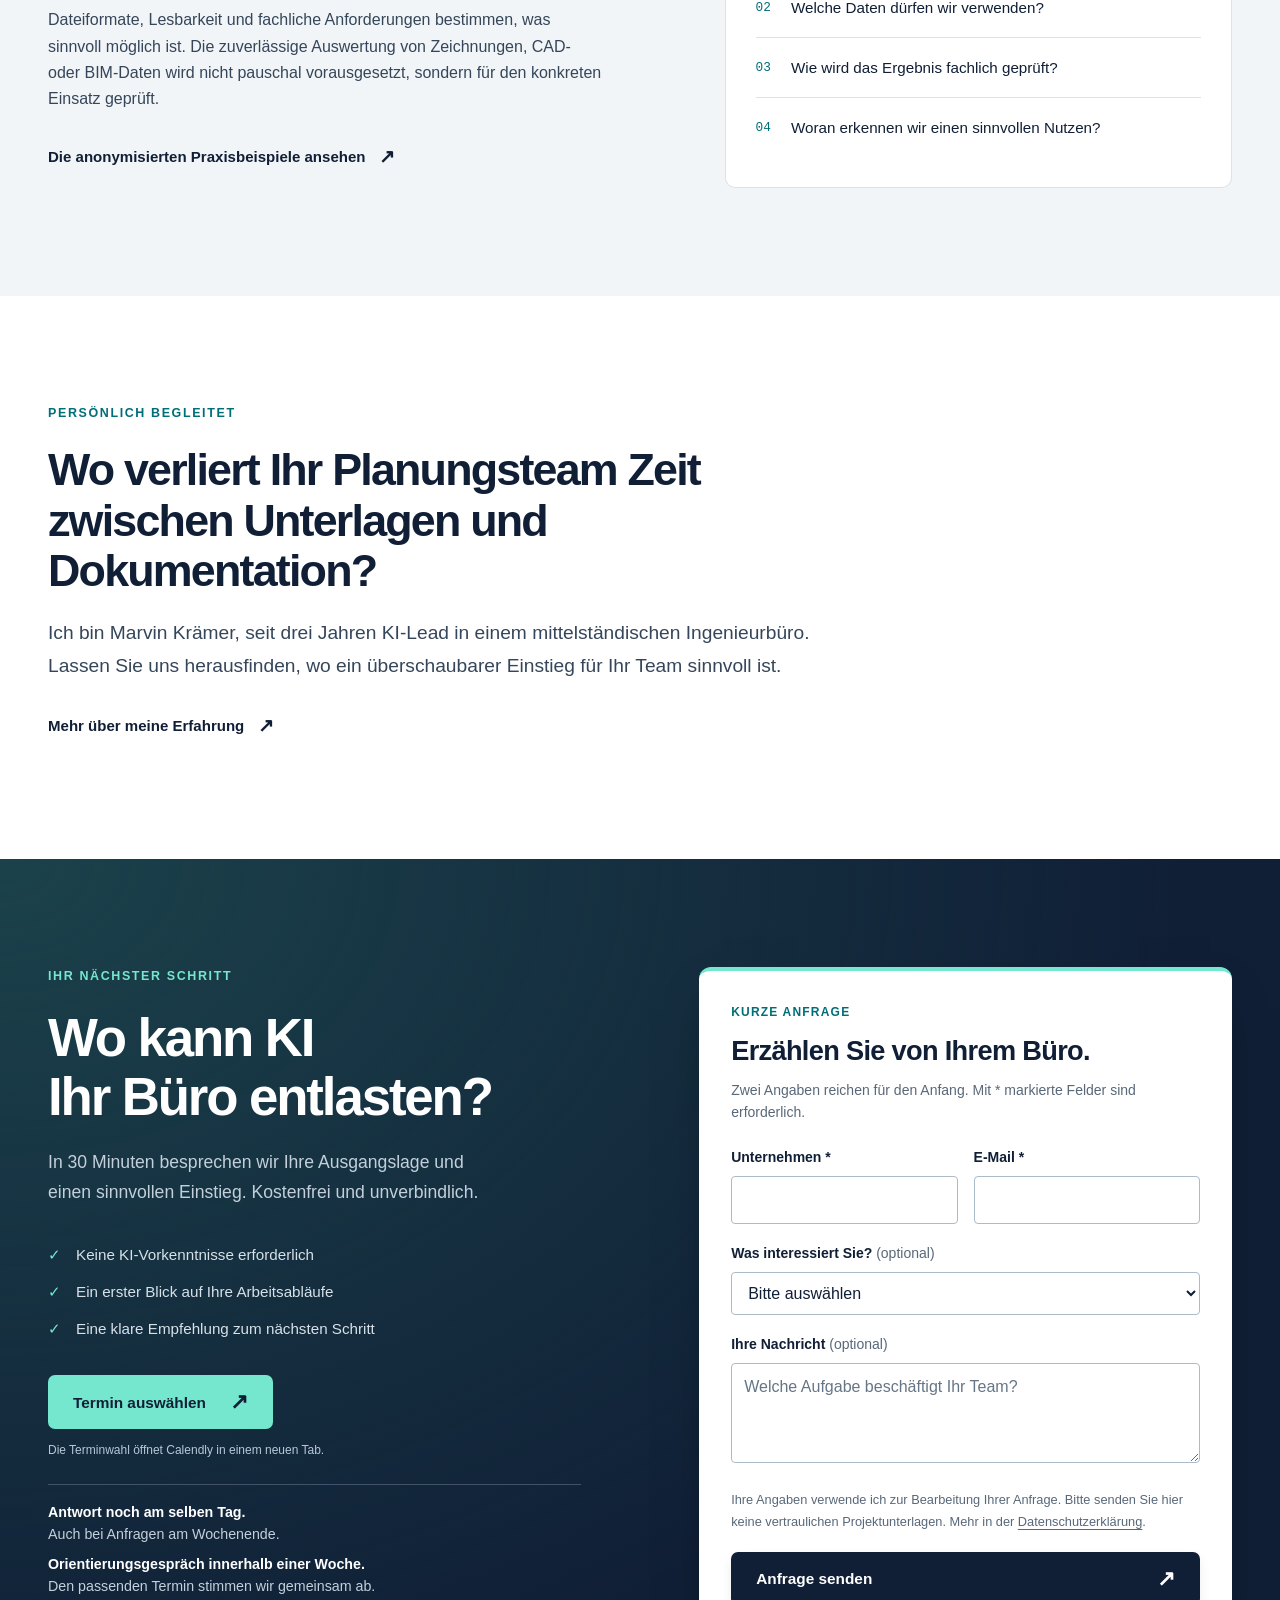
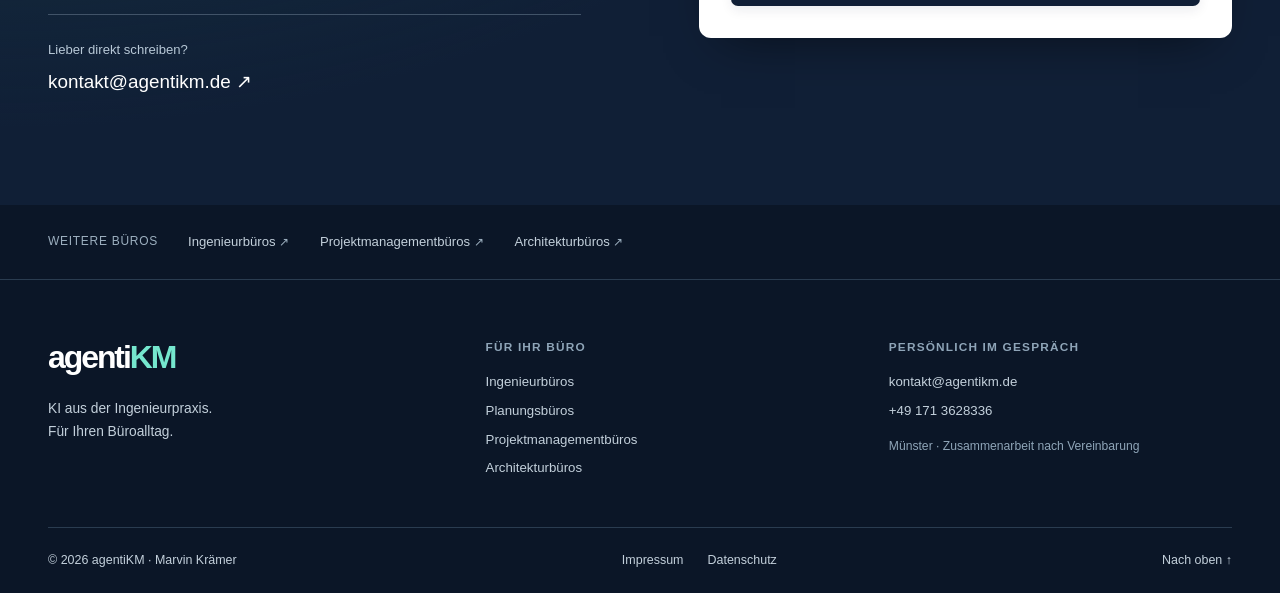
<file: Website/ki-planungsbuero.html>
<!doctype html>
<html lang="de"><head><meta charset="utf-8"><meta name="viewport" content="width=device-width, initial-scale=1">
<title>KI-Beratung für Planungsbüros | agentiKM</title><meta name="description" content="Wenn Informationen über Pläne, Berichte und Genehmigungen verteilt sind, wird ihr Abgleich aufwendig. Gemeinsam prüfen wir, wie KI Ihr Planungsteam bei Sichtung und Dokumentation unterstützen kann.">
<meta name="theme-color" content="#101f36"><link rel="canonical" href="https://agentikm.de/ki-planungsbuero.html">
<meta property="og:type" content="website"><meta property="og:locale" content="de_DE"><meta property="og:site_name" content="agentiKM"><meta property="og:title" content="KI-Beratung für Planungsbüros | agentiKM"><meta property="og:description" content="Wenn Informationen über Pläne, Berichte und Genehmigungen verteilt sind, wird ihr Abgleich aufwendig. Gemeinsam prüfen wir, wie KI Ihr Planungsteam bei Sichtung und Dokumentation unterstützen kann."><meta property="og:url" content="https://agentikm.de/ki-planungsbuero.html">
<meta name="twitter:card" content="summary">
<link rel="icon" href="./assets/favicon.svg" type="image/svg+xml"><link rel="stylesheet" href="./styles.css"><script src="./script.js" defer></script></head><body>
<a class="skip-link" href="#main">Zum Inhalt springen</a><header class="site-header"><div class="container nav-wrap">
<a class="brand" href="./index.html" aria-label="agentiKM – Startseite"><img src="./assets/images/logo-agentikm.png" alt="agentiKM" width="165" height="44"></a>
<button class="menu-toggle" aria-expanded="false" aria-controls="main-nav"><span>Menü</span><span class="menu-bars" aria-hidden="true"></span></button>
<nav id="main-nav" class="main-nav" aria-label="Hauptnavigation"><a href="./index.html#praxis">Praxis</a><a href="./index.html#begleitung">Begleitung</a><a href="./index.html#ueber-mich">Über mich</a><a class="nav-contact" href="#kontakt">Erstgespräch <span aria-hidden="true">↗</span></a></nav>
</div></header><main id="main"><section class="sector-hero"><div class="container"><a class="breadcrumb" href="./index.html">← agentiKM</a><p class="eyebrow">KI-Beratung für Planungsbüros</p><h1>Projektinformationen zusammenbringen. Planung gezielt entlasten.</h1><div class="sector-hero-bottom"><p class="lead">Wenn Informationen über Pläne, Berichte und Genehmigungen verteilt sind, wird ihr Abgleich aufwendig. Gemeinsam prüfen wir, wie KI Ihr Planungsteam bei Sichtung und Dokumentation unterstützen kann.</p><div><a class="button button-dark" href="#kontakt">Ihren Einstieg besprechen <span aria-hidden="true">↗</span></a><p class="hero-note">30 Minuten · kostenfrei · ohne KI-Vorkenntnisse</p></div></div></div></section><section class="section"><div class="container"><div class="section-heading"><div><p class="eyebrow">Ihre Ausgangslage</p><h2>Neue Dokumentstände, viele Beteiligte und Informationen an unterschiedlichen Stellen.</h2></div><p>Ich unterstütze Ihr Büro bei der Auswahl eines passenden Einstiegs, der Einführung und der Begleitung Ihres Teams. Grundlage sind drei Jahre Erfahrung als KI-Lead eines mittelständischen Ingenieurbüros.</p></div><div class="sector-tasks"><article class="sector-task"><span>01</span><h3>Dokumentstände abgleichen</h3><p>Änderungen in verfügbaren Textinformationen und Dokumenten strukturiert für die weitere Prüfung aufbereiten.</p></article><article class="sector-task"><span>02</span><h3>Informationen zusammenführen</h3><p>Relevante Aussagen aus freigegebenen Berichten und Genehmigungsunterlagen mit Quellenbezug zusammentragen.</p></article><article class="sector-task"><span>03</span><h3>Dokumentation vorbereiten</h3><p>Wiederkehrende technische Beschreibungen strukturieren und auf Vollständigkeit und Konsistenz prüfen lassen.</p></article></div></div></section><section class="section sector-feature"><div class="container feature-grid"><div><p class="eyebrow">Ein sinnvoller erster Schritt</p><h2>Ein klarer Ablauf für verteilte Projektinformationen</h2><p>Dateiformate, Lesbarkeit und fachliche Anforderungen bestimmen, was sinnvoll möglich ist. Die zuverlässige Auswertung von Zeichnungen, CAD- oder BIM-Daten wird nicht pauschal vorausgesetzt, sondern für den konkreten Einsatz geprüft.</p><a class="text-link" href="./index.html#praxis">Die anonymisierten Praxisbeispiele ansehen <span aria-hidden="true">↗</span></a></div><aside class="pilot-outline"><span class="diagram-label">Gemeinsam klären</span><ol><li><span>01</span>Welche Aufgabe soll leichter werden?</li><li><span>02</span>Welche Daten dürfen wir verwenden?</li><li><span>03</span>Wie wird das Ergebnis fachlich geprüft?</li><li><span>04</span>Woran erkennen wir einen sinnvollen Nutzen?</li></ol></aside></div></section><section class="section sector-person"><div class="container"><p class="eyebrow">Persönlich begleitet</p><h2>Wo verliert Ihr Planungsteam Zeit zwischen Unterlagen und Dokumentation?</h2><p class="lead">Ich bin Marvin Krämer, seit drei Jahren KI-Lead in einem mittelständischen Ingenieurbüro. Lassen Sie uns herausfinden, wo ein überschaubarer Einstieg für Ihr Team sinnvoll ist.</p><a class="text-link" href="./index.html#ueber-mich">Mehr über meine Erfahrung <span aria-hidden="true">↗</span></a></div></section><section class="contact section" id="kontakt"><div class="container contact-grid"><div class="contact-copy"><p class="eyebrow">Ihr nächster Schritt</p><h2>Wo kann KI <br>Ihr Büro entlasten?</h2><p class="lead">In 30 Minuten besprechen wir Ihre Ausgangslage und einen sinnvollen Einstieg. Kostenfrei und unverbindlich.</p><ul class="check-list"><li>Keine KI-Vorkenntnisse erforderlich</li><li>Ein erster Blick auf Ihre Arbeitsabläufe</li><li>Eine klare Empfehlung zum nächsten Schritt</li></ul><a class="button button-light" href="https://calendly.com/kontakt-agentikm/30min" target="_blank" rel="noopener noreferrer" data-track="booking-link">Termin auswählen <span aria-hidden="true">↗</span><span class="sr-only"> (Calendly, öffnet in neuem Tab)</span></a><p class="external-note">Die Terminwahl öffnet Calendly in einem neuen Tab.</p><div class="response-promise"><p><strong>Antwort noch am selben Tag.</strong> <br>Auch bei Anfragen am Wochenende.</p><p><strong>Orientierungsgespräch innerhalb einer Woche.</strong> <br>Den passenden Termin stimmen wir gemeinsam ab.</p></div><div class="contact-direct"><span>Lieber direkt schreiben?</span><a href="mailto:kontakt@agentikm.de">kontakt@agentikm.de <span aria-hidden="true">↗</span></a></div></div>
<form class="contact-form" name="kontaktanfrage" method="POST" action="./danke.html" data-netlify="true" netlify-honeypot="bot-field" id="contact-form"><input type="hidden" name="form-name" value="kontaktanfrage"><input type="hidden" name="source" value="Website"><input type="hidden" name="campaign" value=""><div class="honeypot" aria-hidden="true"><label>Dieses Feld bitte leer lassen<input name="bot-field" tabindex="-1" autocomplete="off"></label></div><p class="form-kicker">Kurze Anfrage</p><h3>Erzählen Sie von Ihrem Büro.</h3><p class="form-intro">Zwei Angaben reichen für den Anfang. Mit * markierte Felder sind erforderlich.</p><div class="field-grid"><div class="field"><label for="company">Unternehmen *</label><input id="company" name="company" autocomplete="organization" required maxlength="160"></div><div class="field"><label for="email">E-Mail *</label><input id="email" name="email" type="email" autocomplete="email" required maxlength="254"></div></div><div class="field"><label for="topic">Was interessiert Sie? <span>(optional)</span></label><select id="topic" name="topic"><option value="">Bitte auswählen</option><option>Erster KI-Einstieg</option><option>Unterlagenanalyse und Dokumentenvergleich</option><option>Technische Dokumente erstellen und prüfen</option><option>Strategie und Mitarbeiterbegleitung</option><option>Ein anderer Anwendungsfall</option></select></div><div class="field"><label for="message">Ihre Nachricht <span>(optional)</span></label><textarea id="message" name="message" rows="3" maxlength="5000" placeholder="Welche Aufgabe beschäftigt Ihr Team?"></textarea></div><p class="privacy-note">Ihre Angaben verwende ich zur Bearbeitung Ihrer Anfrage. Bitte senden Sie hier keine vertraulichen Projektunterlagen. Mehr in der <a href="./datenschutz.html">Datenschutzerklärung</a>.</p><button class="button button-dark form-submit" type="submit"><span>Anfrage senden</span><span aria-hidden="true">↗</span></button><p class="form-status" role="status" tabindex="-1" hidden></p></form></div></section><div class="other-sectors"><div class="container"><span>Weitere Büros</span><a href="./ki-ingenieurbuero.html">Ingenieurbüros <span aria-hidden="true">↗</span></a><a href="./ki-projektmanagement.html">Projektmanagementbüros <span aria-hidden="true">↗</span></a><a href="./ki-architekturbuero.html">Architekturbüros <span aria-hidden="true">↗</span></a></div></div></main><footer class="site-footer"><div class="container"><div class="footer-top"><div><a class="wordmark" href="./index.html">agenti<span>KM</span></a><p>KI aus der Ingenieurpraxis. <br>Für Ihren Büroalltag.</p></div><div class="footer-links"><p class="footer-label">Für Ihr Büro</p><a href="./ki-ingenieurbuero.html">Ingenieurbüros</a><a href="./ki-planungsbuero.html">Planungsbüros</a><a href="./ki-projektmanagement.html">Projektmanagementbüros</a><a href="./ki-architekturbuero.html">Architekturbüros</a></div><div class="footer-links"><p class="footer-label">Persönlich im Gespräch</p><a href="mailto:kontakt@agentikm.de">kontakt@agentikm.de</a><a href="tel:+491713628336">+49 171 3628336</a><span>Münster · Zusammenarbeit nach Vereinbarung</span></div></div><div class="footer-bottom"><span>© <span data-year>2026</span> agentiKM · Marvin Krämer</span><div><a href="./impressum.html">Impressum</a><a href="./datenschutz.html">Datenschutz</a></div><a href="#main">Nach oben ↑</a></div></div></footer></body></html>
</file>
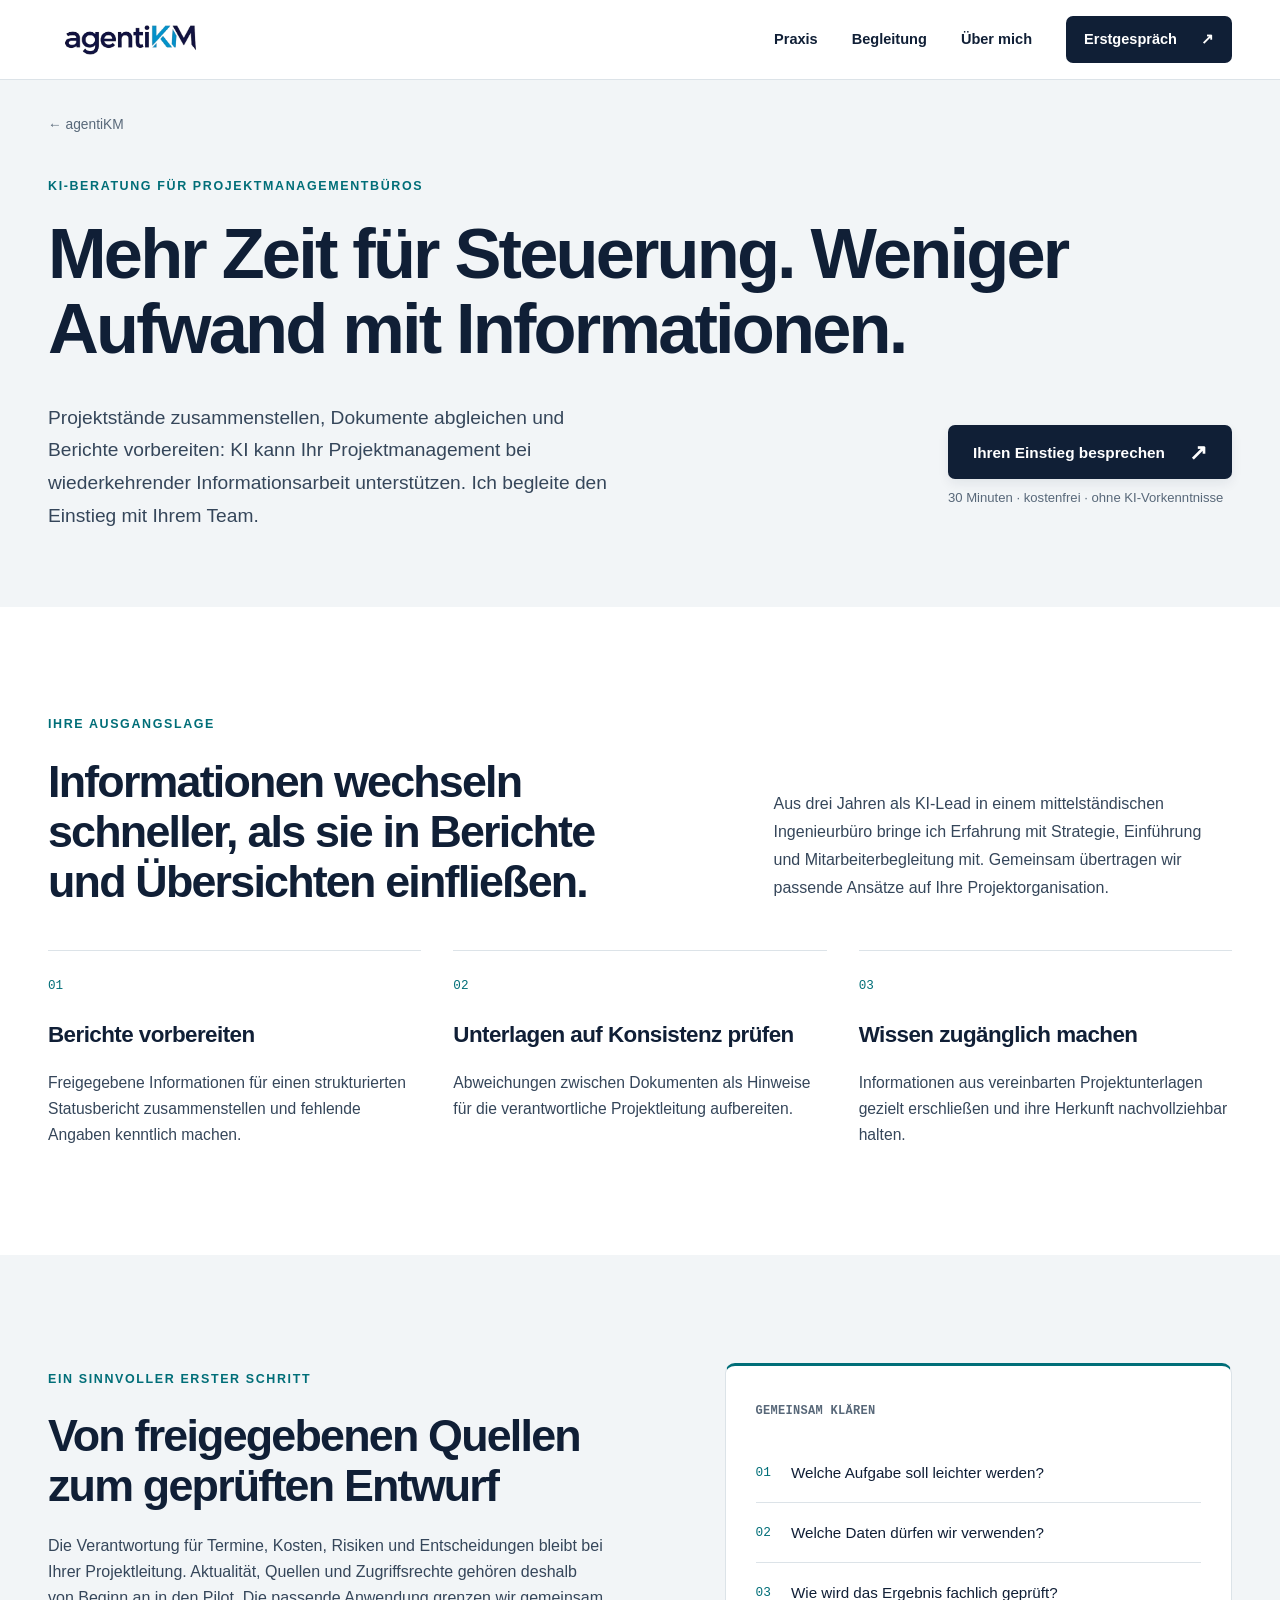
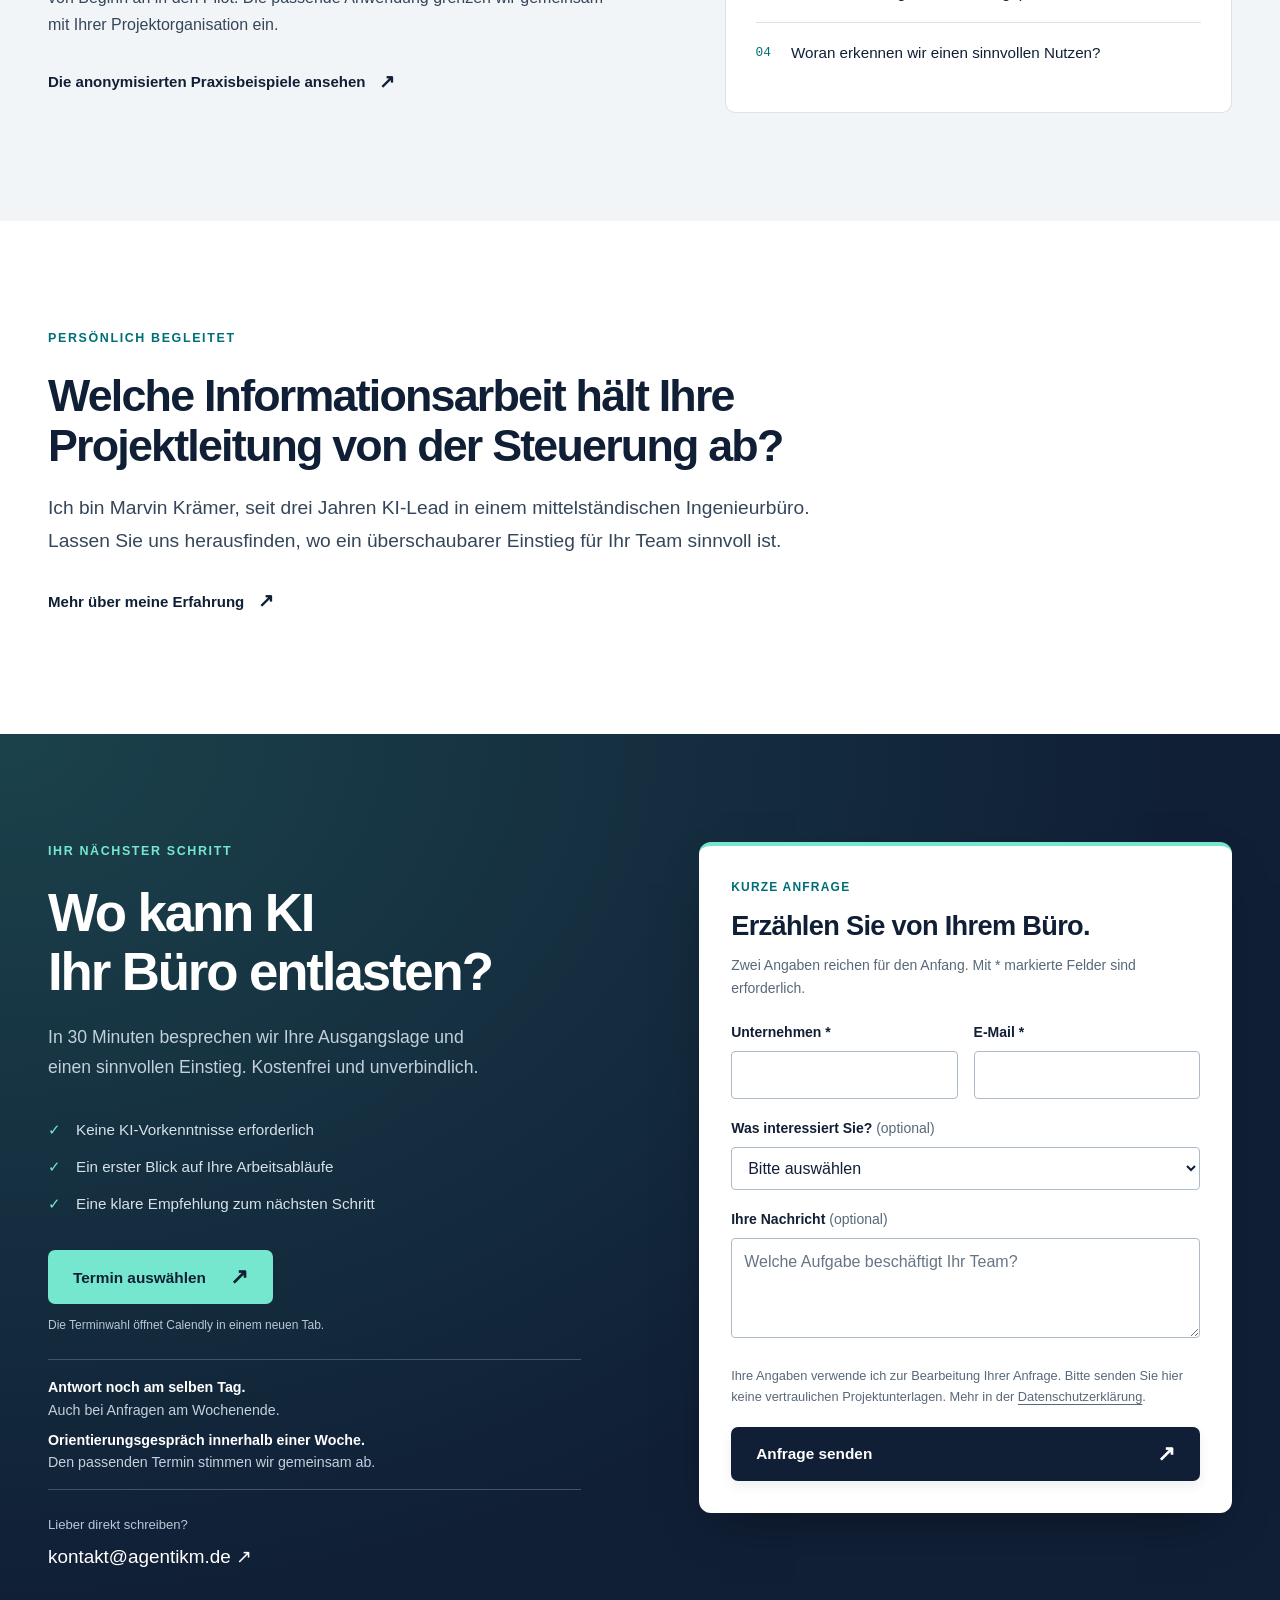
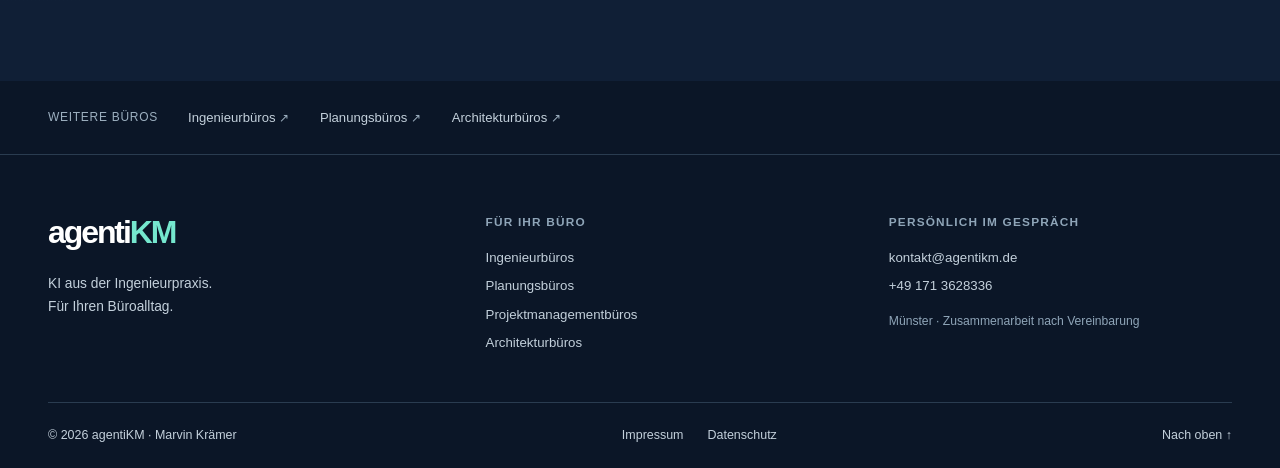
<file: Website/ki-projektmanagement.html>
<!doctype html>
<html lang="de"><head><meta charset="utf-8"><meta name="viewport" content="width=device-width, initial-scale=1">
<title>KI-Beratung für Projektmanagementbüros | agentiKM</title><meta name="description" content="Projektstände zusammenstellen, Dokumente abgleichen und Berichte vorbereiten: KI kann Ihr Projektmanagement bei wiederkehrender Informationsarbeit unterstützen. Ich begleite den Einstieg mit Ihrem Team.">
<meta name="theme-color" content="#101f36"><link rel="canonical" href="https://agentikm.de/ki-projektmanagement.html">
<meta property="og:type" content="website"><meta property="og:locale" content="de_DE"><meta property="og:site_name" content="agentiKM"><meta property="og:title" content="KI-Beratung für Projektmanagementbüros | agentiKM"><meta property="og:description" content="Projektstände zusammenstellen, Dokumente abgleichen und Berichte vorbereiten: KI kann Ihr Projektmanagement bei wiederkehrender Informationsarbeit unterstützen. Ich begleite den Einstieg mit Ihrem Team."><meta property="og:url" content="https://agentikm.de/ki-projektmanagement.html">
<meta name="twitter:card" content="summary">
<link rel="icon" href="./assets/favicon.svg" type="image/svg+xml"><link rel="stylesheet" href="./styles.css"><script src="./script.js" defer></script></head><body>
<a class="skip-link" href="#main">Zum Inhalt springen</a><header class="site-header"><div class="container nav-wrap">
<a class="brand" href="./index.html" aria-label="agentiKM – Startseite"><img src="./assets/images/logo-agentikm.png" alt="agentiKM" width="165" height="44"></a>
<button class="menu-toggle" aria-expanded="false" aria-controls="main-nav"><span>Menü</span><span class="menu-bars" aria-hidden="true"></span></button>
<nav id="main-nav" class="main-nav" aria-label="Hauptnavigation"><a href="./index.html#praxis">Praxis</a><a href="./index.html#begleitung">Begleitung</a><a href="./index.html#ueber-mich">Über mich</a><a class="nav-contact" href="#kontakt">Erstgespräch <span aria-hidden="true">↗</span></a></nav>
</div></header><main id="main"><section class="sector-hero"><div class="container"><a class="breadcrumb" href="./index.html">← agentiKM</a><p class="eyebrow">KI-Beratung für Projektmanagementbüros</p><h1>Mehr Zeit für Steuerung. Weniger Aufwand mit Informationen.</h1><div class="sector-hero-bottom"><p class="lead">Projektstände zusammenstellen, Dokumente abgleichen und Berichte vorbereiten: KI kann Ihr Projektmanagement bei wiederkehrender Informationsarbeit unterstützen. Ich begleite den Einstieg mit Ihrem Team.</p><div><a class="button button-dark" href="#kontakt">Ihren Einstieg besprechen <span aria-hidden="true">↗</span></a><p class="hero-note">30 Minuten · kostenfrei · ohne KI-Vorkenntnisse</p></div></div></div></section><section class="section"><div class="container"><div class="section-heading"><div><p class="eyebrow">Ihre Ausgangslage</p><h2>Informationen wechseln schneller, als sie in Berichte und Übersichten einfließen.</h2></div><p>Aus drei Jahren als KI-Lead in einem mittelständischen Ingenieurbüro bringe ich Erfahrung mit Strategie, Einführung und Mitarbeiterbegleitung mit. Gemeinsam übertragen wir passende Ansätze auf Ihre Projektorganisation.</p></div><div class="sector-tasks"><article class="sector-task"><span>01</span><h3>Berichte vorbereiten</h3><p>Freigegebene Informationen für einen strukturierten Statusbericht zusammenstellen und fehlende Angaben kenntlich machen.</p></article><article class="sector-task"><span>02</span><h3>Unterlagen auf Konsistenz prüfen</h3><p>Abweichungen zwischen Dokumenten als Hinweise für die verantwortliche Projektleitung aufbereiten.</p></article><article class="sector-task"><span>03</span><h3>Wissen zugänglich machen</h3><p>Informationen aus vereinbarten Projektunterlagen gezielt erschließen und ihre Herkunft nachvollziehbar halten.</p></article></div></div></section><section class="section sector-feature"><div class="container feature-grid"><div><p class="eyebrow">Ein sinnvoller erster Schritt</p><h2>Von freigegebenen Quellen zum geprüften Entwurf</h2><p>Die Verantwortung für Termine, Kosten, Risiken und Entscheidungen bleibt bei Ihrer Projektleitung. Aktualität, Quellen und Zugriffsrechte gehören deshalb von Beginn an in den Pilot. Die passende Anwendung grenzen wir gemeinsam mit Ihrer Projektorganisation ein.</p><a class="text-link" href="./index.html#praxis">Die anonymisierten Praxisbeispiele ansehen <span aria-hidden="true">↗</span></a></div><aside class="pilot-outline"><span class="diagram-label">Gemeinsam klären</span><ol><li><span>01</span>Welche Aufgabe soll leichter werden?</li><li><span>02</span>Welche Daten dürfen wir verwenden?</li><li><span>03</span>Wie wird das Ergebnis fachlich geprüft?</li><li><span>04</span>Woran erkennen wir einen sinnvollen Nutzen?</li></ol></aside></div></section><section class="section sector-person"><div class="container"><p class="eyebrow">Persönlich begleitet</p><h2>Welche Informationsarbeit hält Ihre Projektleitung von der Steuerung ab?</h2><p class="lead">Ich bin Marvin Krämer, seit drei Jahren KI-Lead in einem mittelständischen Ingenieurbüro. Lassen Sie uns herausfinden, wo ein überschaubarer Einstieg für Ihr Team sinnvoll ist.</p><a class="text-link" href="./index.html#ueber-mich">Mehr über meine Erfahrung <span aria-hidden="true">↗</span></a></div></section><section class="contact section" id="kontakt"><div class="container contact-grid"><div class="contact-copy"><p class="eyebrow">Ihr nächster Schritt</p><h2>Wo kann KI <br>Ihr Büro entlasten?</h2><p class="lead">In 30 Minuten besprechen wir Ihre Ausgangslage und einen sinnvollen Einstieg. Kostenfrei und unverbindlich.</p><ul class="check-list"><li>Keine KI-Vorkenntnisse erforderlich</li><li>Ein erster Blick auf Ihre Arbeitsabläufe</li><li>Eine klare Empfehlung zum nächsten Schritt</li></ul><a class="button button-light" href="https://calendly.com/kontakt-agentikm/30min" target="_blank" rel="noopener noreferrer" data-track="booking-link">Termin auswählen <span aria-hidden="true">↗</span><span class="sr-only"> (Calendly, öffnet in neuem Tab)</span></a><p class="external-note">Die Terminwahl öffnet Calendly in einem neuen Tab.</p><div class="response-promise"><p><strong>Antwort noch am selben Tag.</strong> <br>Auch bei Anfragen am Wochenende.</p><p><strong>Orientierungsgespräch innerhalb einer Woche.</strong> <br>Den passenden Termin stimmen wir gemeinsam ab.</p></div><div class="contact-direct"><span>Lieber direkt schreiben?</span><a href="mailto:kontakt@agentikm.de">kontakt@agentikm.de <span aria-hidden="true">↗</span></a></div></div>
<form class="contact-form" name="kontaktanfrage" method="POST" action="./danke.html" data-netlify="true" netlify-honeypot="bot-field" id="contact-form"><input type="hidden" name="form-name" value="kontaktanfrage"><input type="hidden" name="source" value="Website"><input type="hidden" name="campaign" value=""><div class="honeypot" aria-hidden="true"><label>Dieses Feld bitte leer lassen<input name="bot-field" tabindex="-1" autocomplete="off"></label></div><p class="form-kicker">Kurze Anfrage</p><h3>Erzählen Sie von Ihrem Büro.</h3><p class="form-intro">Zwei Angaben reichen für den Anfang. Mit * markierte Felder sind erforderlich.</p><div class="field-grid"><div class="field"><label for="company">Unternehmen *</label><input id="company" name="company" autocomplete="organization" required maxlength="160"></div><div class="field"><label for="email">E-Mail *</label><input id="email" name="email" type="email" autocomplete="email" required maxlength="254"></div></div><div class="field"><label for="topic">Was interessiert Sie? <span>(optional)</span></label><select id="topic" name="topic"><option value="">Bitte auswählen</option><option>Erster KI-Einstieg</option><option>Unterlagenanalyse und Dokumentenvergleich</option><option>Technische Dokumente erstellen und prüfen</option><option>Strategie und Mitarbeiterbegleitung</option><option>Ein anderer Anwendungsfall</option></select></div><div class="field"><label for="message">Ihre Nachricht <span>(optional)</span></label><textarea id="message" name="message" rows="3" maxlength="5000" placeholder="Welche Aufgabe beschäftigt Ihr Team?"></textarea></div><p class="privacy-note">Ihre Angaben verwende ich zur Bearbeitung Ihrer Anfrage. Bitte senden Sie hier keine vertraulichen Projektunterlagen. Mehr in der <a href="./datenschutz.html">Datenschutzerklärung</a>.</p><button class="button button-dark form-submit" type="submit"><span>Anfrage senden</span><span aria-hidden="true">↗</span></button><p class="form-status" role="status" tabindex="-1" hidden></p></form></div></section><div class="other-sectors"><div class="container"><span>Weitere Büros</span><a href="./ki-ingenieurbuero.html">Ingenieurbüros <span aria-hidden="true">↗</span></a><a href="./ki-planungsbuero.html">Planungsbüros <span aria-hidden="true">↗</span></a><a href="./ki-architekturbuero.html">Architekturbüros <span aria-hidden="true">↗</span></a></div></div></main><footer class="site-footer"><div class="container"><div class="footer-top"><div><a class="wordmark" href="./index.html">agenti<span>KM</span></a><p>KI aus der Ingenieurpraxis. <br>Für Ihren Büroalltag.</p></div><div class="footer-links"><p class="footer-label">Für Ihr Büro</p><a href="./ki-ingenieurbuero.html">Ingenieurbüros</a><a href="./ki-planungsbuero.html">Planungsbüros</a><a href="./ki-projektmanagement.html">Projektmanagementbüros</a><a href="./ki-architekturbuero.html">Architekturbüros</a></div><div class="footer-links"><p class="footer-label">Persönlich im Gespräch</p><a href="mailto:kontakt@agentikm.de">kontakt@agentikm.de</a><a href="tel:+491713628336">+49 171 3628336</a><span>Münster · Zusammenarbeit nach Vereinbarung</span></div></div><div class="footer-bottom"><span>© <span data-year>2026</span> agentiKM · Marvin Krämer</span><div><a href="./impressum.html">Impressum</a><a href="./datenschutz.html">Datenschutz</a></div><a href="#main">Nach oben ↑</a></div></div></footer></body></html>
</file>
<file: Website/styles.css>
@charset "UTF-8";
/* A concrete document comparison in the homepage hero. */
.project-example{margin:0;align-self:center;min-width:0;padding:34px 30px 24px;background:#eef0e9;border:1px solid #dce1d6;border-radius:8px;color:#243c37}
.example-kicker{font-size:.76rem;font-weight:600;letter-spacing:.07em;color:#4a6157;margin:0 0 16px}
.example-heading h2{font-family:Georgia,"Times New Roman",serif;font-weight:400;font-size:clamp(1.9rem,2.6vw,2.5rem);line-height:1.16;letter-spacing:-.035em;margin:0 0 28px}
.example-documents{display:grid;grid-template-columns:1fr 1fr;gap:14px;padding:2px 3px 26px}
.example-document{min-width:0;background:#fffefa;padding:22px 19px 20px;border:1px solid #d8ddd4;box-shadow:0 7px 12px -9px #334b3859;position:relative}
.example-document:first-child{transform:rotate(-3deg)}
.example-document:last-child{transform:translateY(12px) rotate(3deg)}
.document-name{font-size:.79rem;font-weight:650;color:#34483e;margin:0 0 19px;line-height:1.4;overflow-wrap:anywhere}
.document-lines{display:grid;gap:7px;margin-bottom:18px}
.document-lines span{display:block;height:3px;background:#e9ebe4;border-radius:1px}
.document-lines span:last-child{width:71%}
.document-field{font-size:.73rem;color:#596357;line-height:1.4;margin:0 0 6px}
.document-value{font-family:Georgia,"Times New Roman",serif;font-size:2.7rem;line-height:1.3;letter-spacing:-.025em;margin:0 0 16px}
.document-value span{position:relative;display:inline-block;min-width:61px;text-align:center;z-index:0}
.document-value span::after{content:"";position:absolute;inset:4px -5px 1px;border:1.5px solid #4c7764;border-radius:48% 53% 45% 55%;transform:rotate(-9deg);z-index:-1}
.document-lines-bottom{margin:0;gap:7px}
.document-lines-bottom span:nth-child(2){width:87%}
.example-review{display:flex;gap:12px;margin-top:10px;padding-top:20px;border-top:1px solid #cdd6c9}
.review-mark{font-family:Georgia,serif;font-size:1.8rem;line-height:1.05;color:#4c7764;flex-shrink:0}
.example-review h3{font-size:1.1rem;line-height:1.4;letter-spacing:-.015em;margin:0 0 8px;color:#243c37}
.example-review p{font-size:.9rem;line-height:1.65;margin:0;color:#40564d}
.project-example figcaption{font-size:.7rem;line-height:1.5;color:#5a695f;margin-top:22px}
@media(max-width:1150px) and (min-width:851px){.project-example{padding:28px 22px 22px}.example-document{padding:18px 13px}.document-name{font-size:.73rem}.document-field{font-size:.69rem}}
@media(max-width:850px){.project-example{width:100%;max-width:580px;justify-self:center}.example-heading h2{font-size:2.35rem}.example-document{padding:24px}.document-name{font-size:.9rem}.document-field{font-size:.8rem}}
@media(max-width:640px){.project-example{padding:27px 22px 22px}.example-heading h2{font-size:2rem}.example-document{padding:18px 13px}.example-documents{gap:12px}.document-name{font-size:.74rem}.document-field{font-size:.71rem}.document-value{font-size:2.5rem}.example-review p{font-size:.86rem}}
@media(max-width:360px){.project-example{padding:24px 16px 20px}.example-documents{gap:9px;padding-inline:1px}.example-document{padding:16px 10px}.document-name{font-size:.7rem}.document-value{font-size:2.2rem}.example-heading h2{font-size:1.8rem}}
:root{--ink:#101f36;--text:#35465a;--muted:#586879;--line:#dce3e8;--paper:#fff;--soft:#f2f5f7;--cyan:#007c86;--mint:#75e7ce;--header:80px}
*,*::before,*::after{box-sizing:border-box}html{scroll-behavior:smooth;scroll-padding-top:calc(var(--header) + 20px)}body{margin:0;color:var(--ink);background:white;font-family:"Segoe UI",Arial,sans-serif;font-size:16px;line-height:1.65;-webkit-font-smoothing:antialiased}button,input,textarea,select{font:inherit}button,a{-webkit-tap-highlight-color:transparent}button{cursor:pointer}a{color:inherit;text-decoration:none}img{max-width:100%;display:block}h1,h2,h3,p{margin-top:0}h1,h2,h3{line-height:1.12;letter-spacing:-.04em;font-weight:650}h1{font-size:clamp(3.25rem,5.8vw,5.7rem);margin-bottom:28px}h2{font-size:clamp(2rem,3.5vw,3.3rem);margin-bottom:22px}h3{font-size:1.5rem;letter-spacing:-.025em}p{margin-bottom:20px}ul,ol{padding:0}strong{font-weight:650}.container{width:min(1240px,calc(100% - 96px));margin-inline:auto}.section{padding:108px 0}section[id]{scroll-margin-top:20px}.eyebrow{text-transform:uppercase;letter-spacing:.13em;font-size:.78rem;line-height:1.5;font-weight:750;color:var(--cyan);margin-bottom:22px}.lead{font-size:1.2rem;line-height:1.7;color:var(--text)}.button{display:inline-flex;gap:24px;align-items:center;justify-content:space-between;min-height:54px;padding:14px 24px;border:1px solid transparent;border-radius:5px;font-size:.96rem;line-height:1.5;font-weight:650;transition:background .18s,transform .18s;max-width:100%;text-align:left}.button>span[aria-hidden]{font-size:1.35rem;line-height:1}.button:hover{transform:translateY(-2px)}.button-dark{color:#fff;background:var(--ink)}.button-dark:hover{background:#264059}.button-light{background:var(--mint);color:var(--ink)}.button-light:hover{background:#a0f0dc}.text-link{display:inline-flex;align-items:center;gap:14px;font-size:.94rem;line-height:1.5;font-weight:650;padding:10px 0;max-width:100%}.text-link:hover{color:var(--cyan)}.text-link span{font-size:1.2rem}.sr-only{position:absolute;width:1px;height:1px;padding:0;margin:-1px;overflow:hidden;clip:rect(0,0,0,0);white-space:nowrap;border:0}[hidden]{display:none!important}:focus-visible{outline:3px solid #007c86;outline-offset:5px}.skip-link{position:fixed;left:20px;top:10px;z-index:1000;background:var(--ink);color:white;padding:12px 18px;transform:translateY(-160%)}.skip-link:focus{transform:translateY(0)}
.site-header{height:var(--header);position:sticky;top:0;background:rgba(255,255,255,.97);z-index:50;border-bottom:1px solid var(--line)}.nav-wrap{display:flex;align-items:center;justify-content:space-between;height:100%;gap:28px}.brand{display:block;flex-shrink:0}.brand img{width:165px;height:44px;object-fit:cover}.main-nav{display:flex;align-items:center;gap:34px}.main-nav>a{font-size:.91rem;font-weight:600;padding:12px 0}.main-nav>a:hover{color:var(--cyan)}.main-nav .nav-contact{display:flex;align-items:center;gap:24px;background:var(--ink);color:#fff;padding:11px 18px;border-radius:4px}.main-nav .nav-contact:hover{background:#264059}.menu-toggle{display:none;align-items:center;gap:12px;padding:10px;border:0;background:transparent;color:var(--ink);font-size:.94rem;font-weight:650}.menu-bars{display:block;width:20px;height:12px;border-top:2px solid;border-bottom:2px solid}
.hero{background:linear-gradient(115deg,#f7f9fa,#fff 58%);overflow:hidden}.hero-grid{display:grid;grid-template-columns:1.1fr 1fr;align-items:center;gap:7%;padding-top:72px;padding-bottom:76px}.hero-copy .eyebrow{margin-bottom:24px}.hero h1{line-height:1.015;letter-spacing:-.058em}.hero h1>span{color:var(--cyan)}.hero-lead{max-width:510px;font-size:1.125rem;line-height:1.7;color:var(--text);margin-bottom:27px}.hero-actions{display:flex;flex-direction:column;align-items:flex-start;gap:6px}.hero-note{font-size:.82rem;line-height:1.6;color:var(--muted);margin:8px 0 0}.hero-visual{position:relative;align-self:stretch;display:flex;flex-direction:column;justify-content:center;background:var(--ink);color:white;padding:28px 32px 30px;border-radius:8px;isolation:isolate;min-height:552px;box-shadow:0 20px 40px -25px #142f4b55}.hero-visual::before{content:"";position:absolute;inset:0;border-radius:inherit;background-image:linear-gradient(#ffffff08 1px,transparent 1px),linear-gradient(90deg,#ffffff08 1px,transparent 1px);background-size:32px 32px;z-index:-1}.visual-topline{display:flex;justify-content:space-between;gap:20px;color:#b7c7d4;font-family:Consolas,monospace;font-size:.72rem;letter-spacing:.04em;margin-bottom:28px}.hero-diagram{padding:0 4px}.diagram-source,.diagram-engine,.diagram-result{display:flex;gap:22px;position:relative}.diagram-index{font-family:Consolas,monospace;font-size:.8rem;color:#b7c7d4;flex-shrink:0;padding-top:2px}.hero-diagram p{font-size:.79rem;line-height:1.4;color:#c1cfdb;margin-bottom:10px}.hero-diagram h2{font-size:1.9rem;margin:0 0 18px;line-height:1.15;letter-spacing:-.035em}.document-tags{display:flex;flex-wrap:wrap;gap:6px}.document-tags span{font-size:.72rem;line-height:1.5;border:1px solid #42536a;padding:4px 10px;border-radius:3px;color:#d7e0e8}.diagram-connector{height:28px;width:1px;background:#5b7685;margin:0 0 0 7px;position:relative}.diagram-connector:after{position:absolute;content:"";height:5px;width:5px;background:var(--mint);border-radius:50%;bottom:0;left:-2px}.diagram-engine{border:1px solid #597d80;border-radius:5px;background:#183c44;padding:18px;margin-left:-12px;gap:16px;align-items:flex-start}.diagram-engine .diagram-index{color:var(--mint)}.diagram-engine p{color:#b7e5dc}.hero-diagram h3{font-size:1.5rem;line-height:1.2;margin:0;letter-spacing:-.035em}.engine-mark{margin-left:auto;color:var(--mint);font-size:2.4rem;line-height:1.3}.diagram-result{padding-top:8px}.result-check{display:flex;align-items:center;justify-content:center;margin-left:auto;width:32px;height:32px;border:1px solid #526b77;border-radius:50%;color:var(--mint);font-size:1rem}.visual-caption{margin:28px 0 0 44px;color:#b7c7d4;font-size:.82rem;line-height:1.5}
.experience-bar{border-top:1px solid var(--line);border-bottom:1px solid var(--line);background:white}.experience-inner{display:flex;align-items:center;gap:28px;padding:26px 0}.experience-number{font-size:3.5rem;line-height:1;letter-spacing:-.05em;display:flex;align-items:baseline;gap:9px;font-weight:650}.experience-number span{font-size:.88rem;font-weight:600;letter-spacing:0}.experience-inner p{font-size:.9rem;line-height:1.5;margin:0;color:var(--muted)}.experience-inner strong{color:var(--ink)}.experience-divider{height:46px;width:1px;background:var(--line);margin:0 12px}.experience-inner>a{margin-left:auto;font-size:.82rem;font-weight:600;display:flex;align-items:center;gap:12px;max-width:165px;line-height:1.5}.experience-inner>a:hover{color:var(--cyan)}.section-heading{display:grid;grid-template-columns:1.35fr 1fr;gap:9%;align-items:end;margin-bottom:44px}.section-heading h2{margin-bottom:0}.section-heading>p{color:var(--text);margin:0 0 4px;line-height:1.75}.sector-grid{display:grid;grid-template-columns:repeat(4,1fr);border-top:1px solid var(--line);border-bottom:1px solid var(--line)}.sector-card{display:flex;flex-direction:column;padding:30px 26px 30px 0;margin-right:26px;border-right:1px solid var(--line);transition:background .2s}.sector-card:last-child{border-right:0;margin-right:0;padding-right:0}.sector-no{font-family:Consolas,monospace;font-size:.79rem;color:var(--cyan);margin-bottom:34px}.sector-card h3{font-size:1.28rem;letter-spacing:-.03em;overflow-wrap:anywhere}.sector-card p{font-size:.94rem;line-height:1.65;color:var(--text);margin-bottom:28px}.sector-link{display:flex;align-items:center;justify-content:space-between;gap:12px;font-size:.8rem;font-weight:650;margin-top:auto}.sector-card:hover .sector-link,.sector-card:hover h3{color:var(--cyan)}
.practice{background:var(--soft)}.case-layout{display:grid;grid-template-columns:1.16fr 1fr;gap:7%;align-items:start}.case-list{display:grid;gap:0}.case-card{padding:36px 0;border-top:1px solid #cad6dd}.case-card:first-child{padding-top:0;border-top:0}.case-card:last-child{padding-bottom:0}.case-number{display:block;font-family:Consolas,monospace;font-size:.73rem;letter-spacing:.055em;color:var(--cyan);margin-bottom:20px;font-weight:700}.case-card h3{font-size:1.9rem;line-height:1.18;margin-bottom:20px}.case-card>p{color:var(--text);font-size:1rem;line-height:1.7}.case-outcome{border-left:3px solid var(--cyan);padding-left:18px;margin:24px 0 14px;display:flex;flex-direction:column;gap:5px}.case-outcome>span{font-size:.73rem;font-weight:700;text-transform:uppercase;letter-spacing:.08em;color:var(--cyan)}.case-outcome strong{font-size:1rem;line-height:1.55}.case-card .case-limit{font-size:.82rem;line-height:1.6;color:var(--muted);margin-bottom:0}.workflow-demo{background:white;border:1px solid #d6e0e5;border-radius:8px;padding:28px;position:sticky;top:108px;box-shadow:0 12px 40px #233c5010}.demo-heading{display:flex;align-items:center;justify-content:space-between;gap:12px;margin-bottom:28px}.diagram-label{font-family:Consolas,monospace;text-transform:uppercase;font-size:.68rem;letter-spacing:.025em;font-weight:600;color:var(--muted)}.demo-badge{background:#eaf4f1;color:#326251;font-size:.7rem;padding:4px 8px;border-radius:4px;white-space:nowrap}.workflow-demo h3{font-size:1.8rem;line-height:1.15;margin-bottom:24px}.demo-switch{display:flex;background:#f1f4f6;padding:4px;border-radius:5px;margin-bottom:28px;gap:4px}.demo-switch button{flex:1;border:0;background:transparent;padding:9px 12px;color:var(--text);font-size:.88rem;font-weight:600;border-radius:3px}.demo-switch button.active{background:white;box-shadow:0 1px 5px #172f4415;color:var(--ink)}.workflow-stages{display:grid;gap:26px}.workflow-stage{display:flex;gap:17px;position:relative}.workflow-stage:not(:last-child):after{content:"";position:absolute;left:14px;top:34px;bottom:-21px;width:1px;background:#d8e2e6}.stage-marker{width:29px;height:29px;flex-shrink:0;border:1px solid #c5d4dc;border-radius:50%;display:flex;justify-content:center;align-items:center;font-size:.78rem;font-weight:650;line-height:1}.stage-marker.accent{background:var(--ink);color:var(--mint);border-color:var(--ink)}.stage-label{display:block;font-size:.71rem;color:var(--muted);margin-bottom:4px}.workflow-stage strong{display:block;font-size:.97rem;line-height:1.45}.workflow-stage p{font-size:.84rem;line-height:1.6;color:var(--muted);margin:6px 0 0}.demo-note{font-size:.72rem;line-height:1.6;color:var(--muted);padding-top:20px;margin-top:26px;border-top:1px solid var(--line)}.workflow-demo>.text-link{font-size:.85rem;margin-top:13px}
.approach-list{list-style:none;margin:0;border-top:1px solid var(--line)}.approach-list>li{display:grid;grid-template-columns:65px 1.8fr 1fr;gap:32px;align-items:start;padding:34px 0;border-bottom:1px solid var(--line)}.approach-no{font-family:Consolas,monospace;font-size:1.1rem;color:var(--cyan);padding-top:3px}.approach-list h3{font-size:1.5rem;margin:0 0 12px}.approach-list p{font-size:.97rem;line-height:1.7;color:var(--text);margin:0;max-width:540px}.deliverable{border-left:1px solid var(--line);padding:5px 0 8px 32px;align-self:center}.deliverable>span{display:block;font-size:.73rem;text-transform:uppercase;letter-spacing:.07em;color:var(--muted);margin-bottom:8px}.deliverable strong{font-size:.98rem;line-height:1.5;display:block}.scope-note{display:grid;grid-template-columns:100px 1fr auto;align-items:start;gap:28px;padding:32px 0 0}.scope-note>span{font-size:.81rem;color:var(--cyan);font-weight:700}.scope-note p{font-size:.88rem;color:var(--muted);line-height:1.7;margin:0}.scope-note .text-link{padding-top:0;font-size:.85rem}
.founder{background:#eaf0f2}.founder-grid{display:grid;grid-template-columns:.88fr 1.12fr;gap:10%;align-items:center}.founder-identity{position:relative;min-height:450px;background:var(--ink);color:white;padding:36px;overflow:hidden;border-radius:6px}.founder-identity>.eyebrow{color:var(--mint)}.founder-monogram{font-size:7rem;line-height:1;letter-spacing:-.09em;color:#2d4a60;font-weight:700;margin:20px 0 28px;display:flex;align-items:end;gap:20px}.founder-monogram>span{font-size:.85rem;font-weight:500;letter-spacing:-.03em;color:#aac0cd;padding-bottom:10px}.founder-identity h2{font-size:3.8rem;letter-spacing:-.055em;line-height:1.02;margin-bottom:16px}.founder-identity>p:last-child{font-size:.9rem;line-height:1.6;color:#c4d2dc;margin-bottom:0}.founder-story h3{font-size:2.7rem;line-height:1.14;letter-spacing:-.045em;margin-bottom:28px}.founder-story>p:not(.eyebrow){color:var(--text);font-size:1rem;line-height:1.75}.founder-principles{display:flex;flex-wrap:wrap;gap:8px;margin:28px 0 18px}.founder-principles span{border:1px solid #b9cbd1;border-radius:3px;padding:5px 10px;color:#314e57;font-size:.77rem}.founder-portrait{width:100%;aspect-ratio:4/5;object-fit:cover;object-position:center 25%;border-radius:6px}.portrait-caption{padding-top:16px}.portrait-caption strong{display:block;font-size:1.2rem}.portrait-caption p{font-size:.9rem;color:var(--muted);margin:3px 0 0}
.faq-grid{display:grid;grid-template-columns:.8fr 1.2fr;gap:10%}.faq-grid>div:first-child>p:not(.eyebrow){color:var(--text);max-width:340px}.faq-list{border-top:1px solid var(--line)}details{border-bottom:1px solid var(--line)}summary{cursor:pointer;list-style:none;font-weight:600;font-size:1rem;line-height:1.5;padding:23px 35px 23px 0;position:relative}summary::-webkit-details-marker{display:none}summary:after{content:"+";position:absolute;right:5px;top:19px;font-size:1.5rem;font-weight:400;color:var(--cyan)}details[open]>summary:after{content:"−"}details>p{font-size:.95rem;line-height:1.75;color:var(--text);padding-right:24px;margin:0 0 25px}summary:hover{color:var(--cyan)}
.contact{background:var(--ink);color:#fff}.contact-grid{display:grid;grid-template-columns:1fr 1fr;gap:10%;align-items:start}.contact .eyebrow{color:var(--mint)}.contact h2{font-size:3.3rem}.contact .lead{color:#c3d0dc;max-width:460px;font-size:1.1rem}.check-list{list-style:none;margin:28px 0}.check-list li{font-size:.95rem;color:#d7e1e8;padding:6px 0 6px 28px;position:relative}.check-list li:before{content:"✓";color:var(--mint);position:absolute;left:0}.external-note{font-size:.75rem;color:#b7c8d6;line-height:1.6;margin:12px 0 0}.contact-direct{margin-top:34px;padding-top:26px;border-top:1px solid #405066;display:flex;flex-direction:column;gap:6px}.contact-direct>span{font-size:.82rem;color:#b7c8d6}.contact-direct>a{font-size:1.18rem;font-weight:500;overflow-wrap:anywhere}.contact-direct>a:hover{color:var(--mint)}.contact :focus-visible{outline-color:var(--mint)}.contact-form{background:white;color:var(--ink);padding:32px;border-radius:8px}.form-kicker{font-size:.75rem;letter-spacing:.1em;text-transform:uppercase;color:var(--cyan);font-weight:700;margin-bottom:12px}.contact-form h3{font-size:1.7rem;line-height:1.18;margin-bottom:12px}.form-intro{font-size:.83rem;color:var(--muted);line-height:1.6;margin-bottom:22px}.field-grid{display:grid;grid-template-columns:1fr 1fr;gap:16px}.field{margin-bottom:18px;min-width:0}.field label{font-size:.83rem;font-weight:650;display:block;margin-bottom:7px}.field label span{font-weight:400;color:var(--muted)}input,textarea,select{width:100%;max-width:100%;border:1px solid #acbbc8;border-radius:4px;padding:11px 12px;background:white;color:var(--ink);font-size:1rem;line-height:1.5}textarea{resize:vertical;min-height:100px}input:focus,textarea:focus,select:focus{border-color:var(--cyan);outline:2px solid var(--cyan);outline-offset:2px}.contact-form :focus-visible{outline-color:var(--cyan)}input::placeholder,textarea::placeholder{color:#667586}.privacy-note{font-size:.75rem;line-height:1.65;color:var(--muted);margin:0 0 20px}.privacy-note a{text-decoration:underline;text-underline-offset:3px}.form-submit{width:100%}.form-submit:disabled{opacity:.65;cursor:wait;transform:none}.honeypot{display:none}.form-status{padding:14px;font-size:.9rem;line-height:1.65;margin:20px 0 0;border:1px solid #8fbbad;background:#eef7f3;color:#215742;border-radius:4px}.form-status.error{border-color:#c98d85;background:#fff5f2;color:#882f22}.form-status a{text-decoration:underline;text-underline-offset:3px}.response-promise{margin:24px 0;padding:16px 0;border-top:1px solid #415368;border-bottom:1px solid #415368;display:grid;gap:8px}.response-promise p{font-size:.89rem;line-height:1.55;margin:0;color:#c3d0dc}.response-promise strong{color:#fff}
.site-footer{background:#0b1627;color:#c3d0db;padding-top:58px}.footer-top{display:grid;grid-template-columns:1.1fr 1fr 1fr;gap:60px;padding-bottom:48px}.wordmark{font-size:2rem;line-height:1.2;font-weight:700;letter-spacing:-.065em;color:white}.wordmark span{color:var(--mint)}.footer-top>div>p:not(.footer-label){font-size:.86rem;line-height:1.7;margin:20px 0 0}.footer-links{display:flex;flex-direction:column;gap:8px;font-size:.83rem;line-height:1.55}.footer-label{font-size:.74rem;color:#8fa5b8;text-transform:uppercase;letter-spacing:.1em;font-weight:600;margin-bottom:8px}.footer-links>span{color:#8fa5b8;margin-top:7px;font-size:.76rem}.site-footer a:hover{color:var(--mint)}.footer-bottom{display:flex;align-items:center;justify-content:space-between;gap:24px;border-top:1px solid #2a3c50;padding:22px 0;font-size:.73rem;line-height:1.7}.footer-bottom>div{display:flex;gap:24px}.site-footer :focus-visible{outline-color:var(--mint)}
.breadcrumb{display:inline-block;font-size:.86rem;color:var(--muted);padding:10px 0;margin-bottom:30px}.breadcrumb:hover{color:var(--cyan)}.sector-hero{background:var(--soft);padding:24px 0 75px}.sector-hero h1{max-width:1050px;font-size:clamp(3rem,5.5vw,5.2rem);line-height:1.06;margin-bottom:35px}.sector-hero-bottom{display:grid;grid-template-columns:1.2fr 1fr;gap:10%;align-items:center}.sector-hero-bottom .lead{margin:0;max-width:650px}.sector-hero-bottom>div{justify-self:end}.sector-tasks{display:grid;grid-template-columns:repeat(3,1fr);gap:32px}.sector-task{border-top:1px solid var(--line);padding-top:25px}.sector-task>span{display:block;font-family:Consolas,monospace;font-size:.79rem;color:var(--cyan);margin-bottom:25px}.sector-task h3{font-size:1.4rem}.sector-task p{color:var(--text);font-size:.98rem;margin:0}.sector-feature{background:var(--soft)}.feature-grid{display:grid;grid-template-columns:1.1fr 1fr;gap:10%;align-items:center}.feature-grid>div>p:not(.eyebrow){color:var(--text)}.pilot-outline{padding:30px;background:#fff;border:1px solid var(--line);border-radius:6px}.pilot-outline ol{list-style:none;margin:20px 0 0}.pilot-outline li{display:flex;gap:20px;padding:17px 0;border-bottom:1px solid var(--line);font-size:.95rem}.pilot-outline li:last-child{border:0}.pilot-outline li>span{font-family:Consolas,monospace;font-size:.8rem;color:var(--cyan);padding-top:2px}.sector-person h2{max-width:820px}.sector-person .lead{max-width:770px}.other-sectors{padding:26px 0;border-bottom:1px solid #2a3c50;background:#0b1627;color:#c3d0db}.other-sectors>.container{display:flex;flex-wrap:wrap;gap:20px 30px;align-items:center}.other-sectors span{font-size:.75rem;text-transform:uppercase;letter-spacing:.06em;color:#9cafbf}.other-sectors a{font-size:.82rem}.other-sectors a:hover{color:var(--mint)}
.legal-main{padding:25px 0 90px;min-height:65vh}.legal-container{max-width:850px}.legal-main h1{font-size:clamp(2.4rem,4vw,3.6rem);overflow-wrap:anywhere}.legal-content{color:var(--text)}.legal-content h2{color:var(--ink);font-size:1.45rem;margin:32px 0 16px}.legal-content h3{font-size:1.12rem;margin-top:26px}.legal-content a:not(.button){text-decoration:underline;text-underline-offset:3px;overflow-wrap:anywhere}.legal-content ul{padding-left:20px}.legal-content .button{margin-top:16px}.legal-content li{margin-bottom:8px}
@media(min-width:1600px){.hero-grid{padding-top:90px;padding-bottom:90px}.hero h1{font-size:6.15rem}}
@media(max-width:1150px){.container{width:calc(100% - 64px)}.hero-grid{gap:5%;grid-template-columns:1fr 1fr}.hero-visual{padding:24px;min-height:540px}.hero h1{font-size:4.6rem}.hero-lead{font-size:1rem}.section-heading{gap:6%}.sector-grid{grid-template-columns:repeat(2,1fr)}.sector-card{margin:0;padding:26px}.sector-card:nth-child(2){border-right:0}.sector-card:nth-child(-n+2){border-bottom:1px solid var(--line)}.sector-card:last-child{padding:26px}.sector-no{margin-bottom:20px}.sector-card p{max-width:350px}.experience-inner{gap:20px}.experience-inner>a{max-width:135px}.experience-divider{margin:0}.experience-inner p{font-size:.81rem}.case-layout{gap:5%}.workflow-demo{padding:23px}.scope-note{grid-template-columns:100px 1fr}.scope-note .text-link{grid-column:2}.founder-grid{gap:6%}.founder-story h3{font-size:2.3rem}.contact-grid{gap:6%}.contact-form{padding:25px}.field-grid{grid-template-columns:1fr;gap:0}.contact h2{font-size:2.9rem}.footer-top{gap:35px}}
@media(max-width:850px){:root{--header:72px}.container{width:calc(100% - 48px)}.section{padding:76px 0}.main-nav{gap:20px}.hero-grid{grid-template-columns:1fr;gap:40px;padding:46px 0 48px}.hero h1{font-size:4.8rem}.hero-lead{max-width:580px;font-size:1.125rem}.hero-actions{flex-direction:row;align-items:center;flex-wrap:wrap;gap:15px 24px}.hero-visual{min-height:0;padding:26px 32px}.hero-diagram{display:grid;grid-template-columns:1fr 1fr;gap:18px;align-items:center}.diagram-source{grid-column:1;grid-row:1 / 4;align-self:center}.diagram-engine,.diagram-result{grid-column:2;padding:18px 15px;gap:12px;margin:0}.diagram-engine{grid-row:1}.diagram-result{grid-row:3}.diagram-connector{display:none}.engine-mark,.result-check{display:none}.hero-diagram h2{font-size:1.6rem}.hero-diagram h3{font-size:1.25rem}.visual-caption{margin:15px 0 0;font-size:.8rem}.visual-caption br{display:none}.visual-topline{margin-bottom:24px}.experience-inner{flex-wrap:wrap;gap:16px 24px;padding:25px 0}.experience-divider{display:none}.experience-inner>a{max-width:none;width:100%;margin-left:0}.experience-inner p{font-size:.83rem}.section-heading{grid-template-columns:1fr;gap:24px}.section-heading>p{max-width:600px}.case-layout{grid-template-columns:1fr;gap:42px}.workflow-demo{position:static}.workflow-stages{grid-template-columns:1fr 1fr 1fr;gap:22px}.workflow-stage{flex-direction:column;gap:12px}.workflow-stage:not(:last-child):after{top:14px;height:1px;width:calc(100% - 23px);left:34px;bottom:auto}.workflow-demo h3 br{display:none}.demo-switch{max-width:350px}.approach-list>li{grid-template-columns:42px 1.7fr 1fr;gap:20px}.deliverable{padding-left:20px}.founder-grid{gap:6%;grid-template-columns:.9fr 1.1fr}.founder-story h3{font-size:2rem}.founder-story h3 br{display:none}.founder-identity{padding:25px;min-height:430px}.founder-monogram{font-size:5.5rem}.founder-monogram>span{display:none}.founder-identity h2{font-size:3rem}.faq-grid{grid-template-columns:1fr;gap:28px}.faq-grid>div:first-child>p:not(.eyebrow){max-width:600px}.contact-grid{grid-template-columns:1fr;gap:42px}.contact-copy{max-width:620px}.contact h2{font-size:3.2rem}.contact-form{padding:32px}.field-grid{grid-template-columns:1fr 1fr;gap:16px}.footer-top{grid-template-columns:1fr 1fr}.footer-top>div:first-child{grid-column:1/-1;display:flex;align-items:start;gap:40px}.footer-top>div:first-child>p{margin:0}.footer-bottom{flex-wrap:wrap}.sector-hero h1{font-size:3.7rem}.sector-hero-bottom{grid-template-columns:1fr;gap:25px}.sector-hero-bottom>div{justify-self:start}.sector-tasks{gap:22px}.feature-grid{grid-template-columns:1fr;gap:30px}}
@media(max-width:640px){:root{--header:68px}.container{width:calc(100% - 40px)}.section{padding:62px 0}h2{font-size:2.05rem;letter-spacing:-.045em}.eyebrow{font-size:.72rem;margin-bottom:16px}.brand img{width:140px;height:40px}.site-header{height:auto;min-height:var(--header)}.nav-wrap{min-height:var(--header);height:auto;flex-wrap:wrap;gap:0}.main-nav{width:100%;padding:10px 0 18px;gap:6px 20px;flex-wrap:wrap}.main-nav>a{padding:8px 0;font-size:.88rem}.main-nav .nav-contact{padding:8px 12px;gap:12px}.js .site-header{height:var(--header)}.js .nav-wrap{flex-wrap:nowrap;height:100%}.js .menu-toggle{display:inline-flex}.js .main-nav{display:none;position:absolute;left:0;right:0;top:100%;background:white;border-bottom:1px solid var(--line);box-shadow:0 15px 30px #10223a12;padding:15px 20px 22px;flex-direction:column;align-items:stretch;gap:3px}.js .main-nav.open{display:flex}.js .main-nav>a{padding:11px 12px;font-size:1rem}.js .main-nav .nav-contact{justify-content:space-between;margin-top:6px}.hero-grid{padding:38px 0 35px;gap:32px}.hero h1{font-size:clamp(3.1rem,12.7vw,4.8rem);letter-spacing:-.059em;margin-bottom:23px}.hero-lead{font-size:1rem;line-height:1.65;margin-bottom:23px}.hero-actions{flex-direction:column;align-items:stretch;gap:8px}.hero-actions>.button{justify-content:space-between;padding:14px 18px;font-size:.91rem}.hero-actions>.text-link{font-size:.86rem;padding:8px 0}.hero-note{font-size:.73rem;margin-top:5px}.hero-visual{padding:24px;min-height:0}.visual-topline{font-size:.65rem;margin-bottom:24px}.hero-diagram{display:block}.diagram-source{gap:17px}.hero-diagram h2{font-size:1.65rem}.hero-diagram h3{font-size:1.3rem}.diagram-engine{display:flex;margin-left:-8px;padding:16px;gap:12px}.diagram-result{padding:6px 0 0;gap:17px}.diagram-connector{display:block;height:22px}.engine-mark{display:block;font-size:2rem}.result-check{display:flex;width:28px;height:28px}.visual-caption{margin:23px 0 0 35px;font-size:.75rem}.document-tags{gap:5px}.document-tags span{font-size:.69rem;padding:4px 7px}.experience-inner{gap:15px 18px;padding:24px 0}.experience-number{font-size:3rem}.experience-number span{font-size:.79rem}.experience-inner>p:first-of-type{max-width:200px;font-size:.8rem}.experience-inner>p:nth-of-type(2){width:100%;font-size:.84rem;padding-top:14px;border-top:1px solid var(--line)}.experience-inner>a{font-size:.81rem}.section-heading{gap:18px;margin-bottom:30px}.section-heading>p{font-size:.96rem;line-height:1.7}.sector-grid{grid-template-columns:1fr}.sector-card,.sector-card:last-child{padding:25px 0;margin:0;border-right:0;border-bottom:1px solid var(--line)}.sector-card:last-child{border-bottom:0}.sector-no{margin-bottom:13px}.sector-card h3{font-size:1.5rem;margin-bottom:12px}.sector-card p{font-size:.94rem;margin-bottom:14px;max-width:none}.sector-link{font-size:.85rem;justify-content:flex-start;gap:18px}.case-card{padding:30px 0}.case-number{font-size:.69rem;margin-bottom:16px}.case-card h3{font-size:1.65rem}.case-card>p{font-size:.95rem}.case-outcome strong{font-size:.95rem}.workflow-demo{padding:22px 20px}.demo-heading{margin-bottom:22px;gap:8px}.diagram-label{font-size:.63rem}.demo-badge{font-size:.65rem}.workflow-demo h3{font-size:1.65rem}.workflow-stages{grid-template-columns:1fr;gap:24px}.workflow-stage{flex-direction:row;gap:15px}.workflow-stage:not(:last-child):after{left:14px;top:35px;bottom:-18px;width:1px;height:auto}.workflow-stage strong{font-size:.93rem}.workflow-stage p{font-size:.82rem}.demo-note{font-size:.72rem}.approach-list>li{grid-template-columns:32px 1fr;gap:13px;padding:27px 0}.approach-no{font-size:.93rem}.approach-list h3{font-size:1.3rem}.approach-list p{font-size:.94rem}.deliverable{grid-column:2;border-left:0;border-top:1px solid var(--line);padding:14px 0 0;margin-top:7px}.deliverable>span{font-size:.67rem;margin-bottom:4px}.deliverable strong{font-size:.91rem}.scope-note{grid-template-columns:1fr;gap:12px;padding-top:24px}.scope-note .text-link{grid-column:auto}.founder-grid{grid-template-columns:1fr;gap:34px}.founder-identity{min-height:0;padding:28px}.founder-monogram{font-size:6rem;margin:16px 0 25px}.founder-identity h2{font-size:3rem}.founder-story h3{font-size:2.1rem;margin-bottom:22px}.founder-story>p:not(.eyebrow){font-size:.96rem}.founder-portrait{aspect-ratio:4/4.3;object-position:center 23%}.founder-principles{gap:7px}.founder-principles span{font-size:.72rem;padding:5px 8px}.faq-grid{gap:25px}.faq-grid>div:first-child>p{font-size:.95rem}summary{font-size:.95rem;padding:21px 30px 21px 0}details>p{font-size:.92rem;padding-right:6px}.contact h2{font-size:2.5rem}.contact .lead{font-size:1rem}.check-list li{font-size:.88rem}.contact-form{padding:25px 20px}.contact-form h3{font-size:1.65rem}.field-grid{grid-template-columns:1fr;gap:0}.contact-direct>a{font-size:1.12rem}.footer-top{grid-template-columns:1fr;gap:30px;padding-bottom:32px}.footer-top>div:first-child{display:block;grid-column:auto}.footer-top>div:first-child>p{margin-top:15px}.footer-bottom{gap:14px;padding:20px 0}.footer-bottom>span{width:100%}.footer-bottom>div{gap:24px}.footer-bottom>a{margin-left:auto}.footer-links{font-size:.86rem}.sector-hero{padding:12px 0 44px}.breadcrumb{margin-bottom:25px;font-size:.8rem}.sector-hero h1{font-size:clamp(2.4rem,10.7vw,3.5rem);letter-spacing:-.05em;margin-bottom:25px}.sector-hero-bottom .lead{font-size:1rem}.sector-tasks{grid-template-columns:1fr;gap:28px}.sector-task>span{margin-bottom:17px}.sector-task h3{font-size:1.4rem}.pilot-outline{padding:25px 20px}.pilot-outline li{font-size:.9rem;gap:14px}.sector-person .lead{font-size:1rem}.other-sectors>.container{flex-direction:column;align-items:start;gap:12px}.legal-main{padding-bottom:60px}.legal-main h1{font-size:2.35rem}.legal-content{font-size:.96rem}.legal-content h2{font-size:1.3rem}}
@media(prefers-reduced-motion:reduce){html{scroll-behavior:auto}*,*::before,*::after{transition:none!important;animation:none!important}.button:hover{transform:none}}
@media print{.site-header,.site-footer,.contact,.menu-toggle,.demo-switch{display:none!important}.section{padding:25px 0}.container{width:100%}.hero-grid{padding:20px 0}.hero-visual{print-color-adjust:exact}.workflow-demo{position:static}body{font-size:11pt}a{text-decoration:underline}}

/* Final legibility, content-fit and portrait refinements. */
:root{--cyan:#006e78}
.container>*{min-width:0}
.feature-grid>*,.section-heading>*,.sector-hero-bottom>*,.sector-tasks>*{min-width:0}
.sector-hero h1,.sector-feature h2,.sector-person h2{overflow-wrap:break-word;hyphens:auto}
.founder-portrait{height:auto}
.hero-author{display:flex;align-items:center;gap:12px;margin-top:20px;font-size:.79rem;line-height:1.5;color:var(--text)}
.hero-author img{width:40px;height:40px;object-fit:cover;object-position:center 20%;border-radius:50%}
.hero-author strong{display:block;color:var(--ink)}
.diagram-label,.visual-topline,.case-number,.demo-note,.demo-badge{font-size:.75rem}
.stage-label{font-size:.78rem}.workflow-stage p{font-size:.875rem}
.field label,.form-intro{font-size:.875rem}.privacy-note{font-size:.8rem}
.founder-principles span{font-size:.82rem}.footer-bottom{font-size:.78rem}
.sector-card h3{hyphens:auto;overflow-wrap:normal}
@media(max-width:640px){.hero-author{margin-top:17px;font-size:.77rem}.hero-note{font-size:.78rem}.visual-topline{font-size:.7rem}.diagram-label,.case-number,.demo-badge{font-size:.72rem}.sector-feature h2{font-size:1.95rem}.sector-hero h1{overflow-wrap:anywhere}.sector-card h3{font-size:1.5rem}}

.site-header{background:#fff}
.hero-grid>*,.sector-grid>*,.case-layout>*,.founder-grid>*,.faq-grid>*,.contact-grid>*,.footer-top>*,.workflow-stage>*,.diagram-source>*,.diagram-engine>*,.diagram-result>*{min-width:0}
h1,h2,h3,p,li,a,strong,span,label{overflow-wrap:anywhere}
.sector-card h3{overflow-wrap:anywhere}
.contact-direct{border-top:0;margin-top:18px;padding-top:0}

/* Visual refinement: restrained architectural details and clearer emphasis. */
.hero{background:radial-gradient(ellipse at 85% 30%,#e4f3ef 0,transparent 53%),linear-gradient(120deg,#f5f8fa,#fff 65%)}
.hero-copy>.eyebrow{display:flex;align-items:center;gap:12px}
.hero-copy>.eyebrow::before{content:"";width:25px;height:2px;flex-shrink:0;background:var(--cyan)}
.hero-lead strong{display:block;color:var(--ink);font-weight:600;margin-bottom:10px;line-height:1.55}
.hero-visual{background:radial-gradient(ellipse at 100% 0,#244b53 0,transparent 65%),#101f36;border:1px solid #284551;border-radius:12px;box-shadow:0 25px 55px -25px #183a4b66,0 3px 8px #183a4b0a}
.hero-visual::after{content:"";position:absolute;right:15px;top:15px;width:27px;height:27px;border-top:1px solid #75e7ce80;border-right:1px solid #75e7ce80;border-radius:0 4px 0 0;pointer-events:none}
.diagram-engine{background:linear-gradient(110deg,#214c51,#16383f);border-color:#65988f;box-shadow:0 8px 22px #06121e33,inset 3px 0 0 #75e7ce;border-radius:7px}
.document-tags span{background:#ffffff06}
.hero-author img{box-shadow:0 0 0 3px #fff,0 0 0 4px #d7e6e5}
.button,.main-nav .nav-contact{border-radius:7px}
.button-dark{box-shadow:0 5px 12px #101f3612}
.button>span[aria-hidden],.sector-link>span{transition:transform .18s ease}
.button:hover>span[aria-hidden]{transform:translate(2px,-2px)}
.experience-number{color:var(--cyan)}
.experience-number span{color:var(--ink)}
.sector-grid{gap:16px;border:0}
.sector-card,.sector-card:last-child{padding:24px;margin:0;border:1px solid var(--line);border-radius:10px;background:linear-gradient(160deg,#fff,#f8fafb);transition:border-color .2s,box-shadow .2s,background .2s}
.sector-card:hover,.sector-card:focus-visible{border-color:#86b8b5;background:#f1f8f6;box-shadow:0 12px 24px -14px #183a4b44}
.sector-no{display:flex;align-items:center;justify-content:center;align-self:flex-start;min-width:36px;min-height:36px;padding:5px;background:#e8f2f0;border:1px solid #d5e6e2;border-radius:6px;margin-bottom:28px}
.sector-card h3{font-size:1.25rem;hyphens:auto}
.sector-link>span{display:flex;align-items:center;justify-content:center;min-width:28px;min-height:28px;border:1px solid #d0dfdf;border-radius:50%;color:var(--cyan)}
.sector-card:hover .sector-link>span{transform:translate(2px,-2px)}
.practice{background:linear-gradient(135deg,#f0f5f6,#f7f9fa)}
.workflow-demo{border-radius:12px;border-top:3px solid var(--cyan);box-shadow:0 16px 36px -20px #233c5033}
.case-outcome{background:#e5efed;padding:14px 18px;border-radius:0 6px 6px 0}
.approach-no{display:flex;align-items:center;justify-content:center;width:44px;min-height:44px;border:1px solid #d5e6e2;background:#eff6f4;border-radius:50%;font-size:.9rem;padding:0}
.founder{background:radial-gradient(ellipse at 0 100%,#d6e8e5,transparent 60%),#edf2f4}
.founder-portrait{border:10px solid #fff;border-radius:12px;box-shadow:0 22px 45px -24px #183a4b66}
.portrait-caption{margin-top:22px;padding:0 0 0 17px;border-left:2px solid var(--cyan)}
.founder-principles span{background:#ffffff80;border-color:#c7d9da;border-radius:5px}
.contact{background:radial-gradient(ellipse at 0 0,#1b424b,transparent 65%),#101f36}
.contact-form{border-top:4px solid var(--mint);border-radius:12px;box-shadow:0 20px 48px -22px #0008}
.pilot-outline{border-radius:10px;border-top:3px solid var(--cyan)}
@media(max-width:1024px){.sector-card,.sector-card:last-child{margin:0;padding:24px;border:1px solid var(--line)}}
@media(max-width:640px){.hero-copy>.eyebrow{gap:8px}.hero-copy>.eyebrow::before{width:16px}.hero-lead strong{margin-bottom:10px}.sector-grid{gap:12px}.sector-card,.sector-card:last-child{padding:22px;border:1px solid var(--line)}.sector-card h3{font-size:1.5rem}.sector-no{margin-bottom:18px}.sector-link{justify-content:space-between}.approach-no{width:30px;min-height:30px;font-size:.75rem}.founder-portrait{border-width:7px}.portrait-caption{margin-top:20px}.hero-visual::after{width:20px;height:20px;right:11px;top:11px}}

/* Local design variant: qualifications and a coordinated planning example. */
.hero-author{align-items:flex-start;gap:13px}
.hero-author img{width:44px;height:44px;flex-shrink:0;margin-top:2px}
.hero-author-details{display:block;max-width:430px}
.hero-author-details strong{font-size:.88rem;margin-bottom:4px}
.hero-author-details .author-qualification{display:block;font-size:.77rem;line-height:1.55;color:#314b58;margin-bottom:5px}
.hero-author-details .author-experience{display:block;font-size:.77rem;line-height:1.55;color:#52616c}
.project-example{padding-top:30px}
.example-heading h2{margin-bottom:24px}
.document-name{margin-bottom:5px;min-height:2.8em;display:flex;align-items:flex-start}
.document-room{font-size:.7rem;letter-spacing:.025em;color:#536556;margin:0 0 18px;padding-bottom:10px;border-bottom:1px solid #e1e5db}
.document-lines{margin-bottom:15px}
.document-field{min-height:2.8em;margin-bottom:4px}
.document-use{font-size:.94rem;font-weight:600;line-height:1.4;margin:0 0 17px;color:#34483e}
.document-use + .document-field{min-height:0}
.document-value{margin-bottom:19px}
.document-value small{display:block;font-family:"Segoe UI",Arial,sans-serif;font-size:.7rem;letter-spacing:0;margin-top:7px;color:#596357}
.document-lines-bottom{margin-bottom:0}
.founder-qualifications{display:grid;grid-template-columns:1fr 1.2fr;gap:22px;margin:28px 0;padding:22px 0;border-top:1px solid #cbd9d9;border-bottom:1px solid #cbd9d9}
.founder-qualifications .qualification-label{font-size:.67rem;line-height:1.5;text-transform:uppercase;letter-spacing:.075em;color:#42646c;margin:0 0 9px}
.founder-qualifications h4{font-size:1.03rem;line-height:1.4;font-weight:650;color:#101f36;margin:0 0 5px;letter-spacing:-.015em}
.founder-qualifications .qualification > p:last-child{font-size:.83rem;line-height:1.5;margin:0;color:#4d606a}
@media(max-width:1150px) and (min-width:851px){.document-use{font-size:.83rem}.founder-qualifications{gap:16px}.founder-qualifications h4{font-size:.93rem}}
@media(max-width:640px){.hero-author-details .author-qualification,.hero-author-details .author-experience{font-size:.73rem}.document-use{font-size:.83rem}.founder-qualifications{gap:20px;grid-template-columns:1fr;padding:23px 0}.founder-qualifications .qualification + .qualification{border-top:1px solid #dce4e4;padding-top:18px}.example-heading h2{font-size:1.9rem}}
@media(max-width:360px){.document-use{font-size:.73rem}.document-name{font-size:.67rem}.document-room{font-size:.66rem}.example-heading h2{font-size:1.7rem}}

/* Preview: personal introduction in the hero, document comparison beside the biography. */
.hero-person{align-self:center;overflow:hidden;border:1px solid #d4e0df;border-radius:9px;background:#fff;box-shadow:0 16px 48px -34px #21474d55;min-width:0}
.hero-person-photo{display:block;width:100%;height:330px;object-fit:cover;object-position:50% 31%}
.hero-person-copy{padding:27px 30px 28px}
.hero-person-copy .eyebrow{font-size:.64rem;margin:0 0 10px;letter-spacing:.09em}
.hero-person-copy h2{font-size:1.7rem;line-height:1.2;letter-spacing:-.035em;margin:0 0 9px}
.hero-person-experience{font-size:.85rem;line-height:1.6;margin:0;color:#405967}
.hero-person .founder-qualifications{margin:21px 0 20px;padding:17px 0;gap:20px}
.hero-person .founder-qualifications h4{font-size:.94rem}
.hero-person .founder-qualifications .qualification-label{font-size:.6rem}
.hero-person .founder-qualifications .qualification > p:last-child{font-size:.75rem}
.hero-person .text-link{font-size:.82rem}
.founder-grid{grid-template-columns:1fr 1.1fr;align-items:center}
.founder-grid .project-example{width:100%;background:#f2f3ec}
@media(max-width:1150px) and (min-width:851px){.hero-person-copy{padding:23px}.hero-person-photo{height:300px}.hero-person-copy h2{font-size:1.45rem}.hero-person .founder-qualifications{grid-template-columns:1fr;gap:15px}.founder-grid{gap:5%}}
@media(max-width:850px){.hero-person{width:100%;max-width:580px;justify-self:center}.hero-person-photo{height:380px}.founder-grid{grid-template-columns:1fr;gap:42px}.founder-grid .project-example{max-width:580px;justify-self:center}}
@media(max-width:640px){.hero-person-photo{height:300px}.hero-person-copy{padding:24px}.hero-person-copy h2{font-size:1.5rem}.hero-person .founder-qualifications{grid-template-columns:1fr;gap:15px}.hero-person .qualification + .qualification{padding-top:15px}}
@media(max-width:360px){.hero-person-photo{height:260px}.hero-person-copy{padding:21px}.hero-person-copy h2{font-size:1.35rem}}
.hero-person-photo{object-position:50% 0}
</file>
